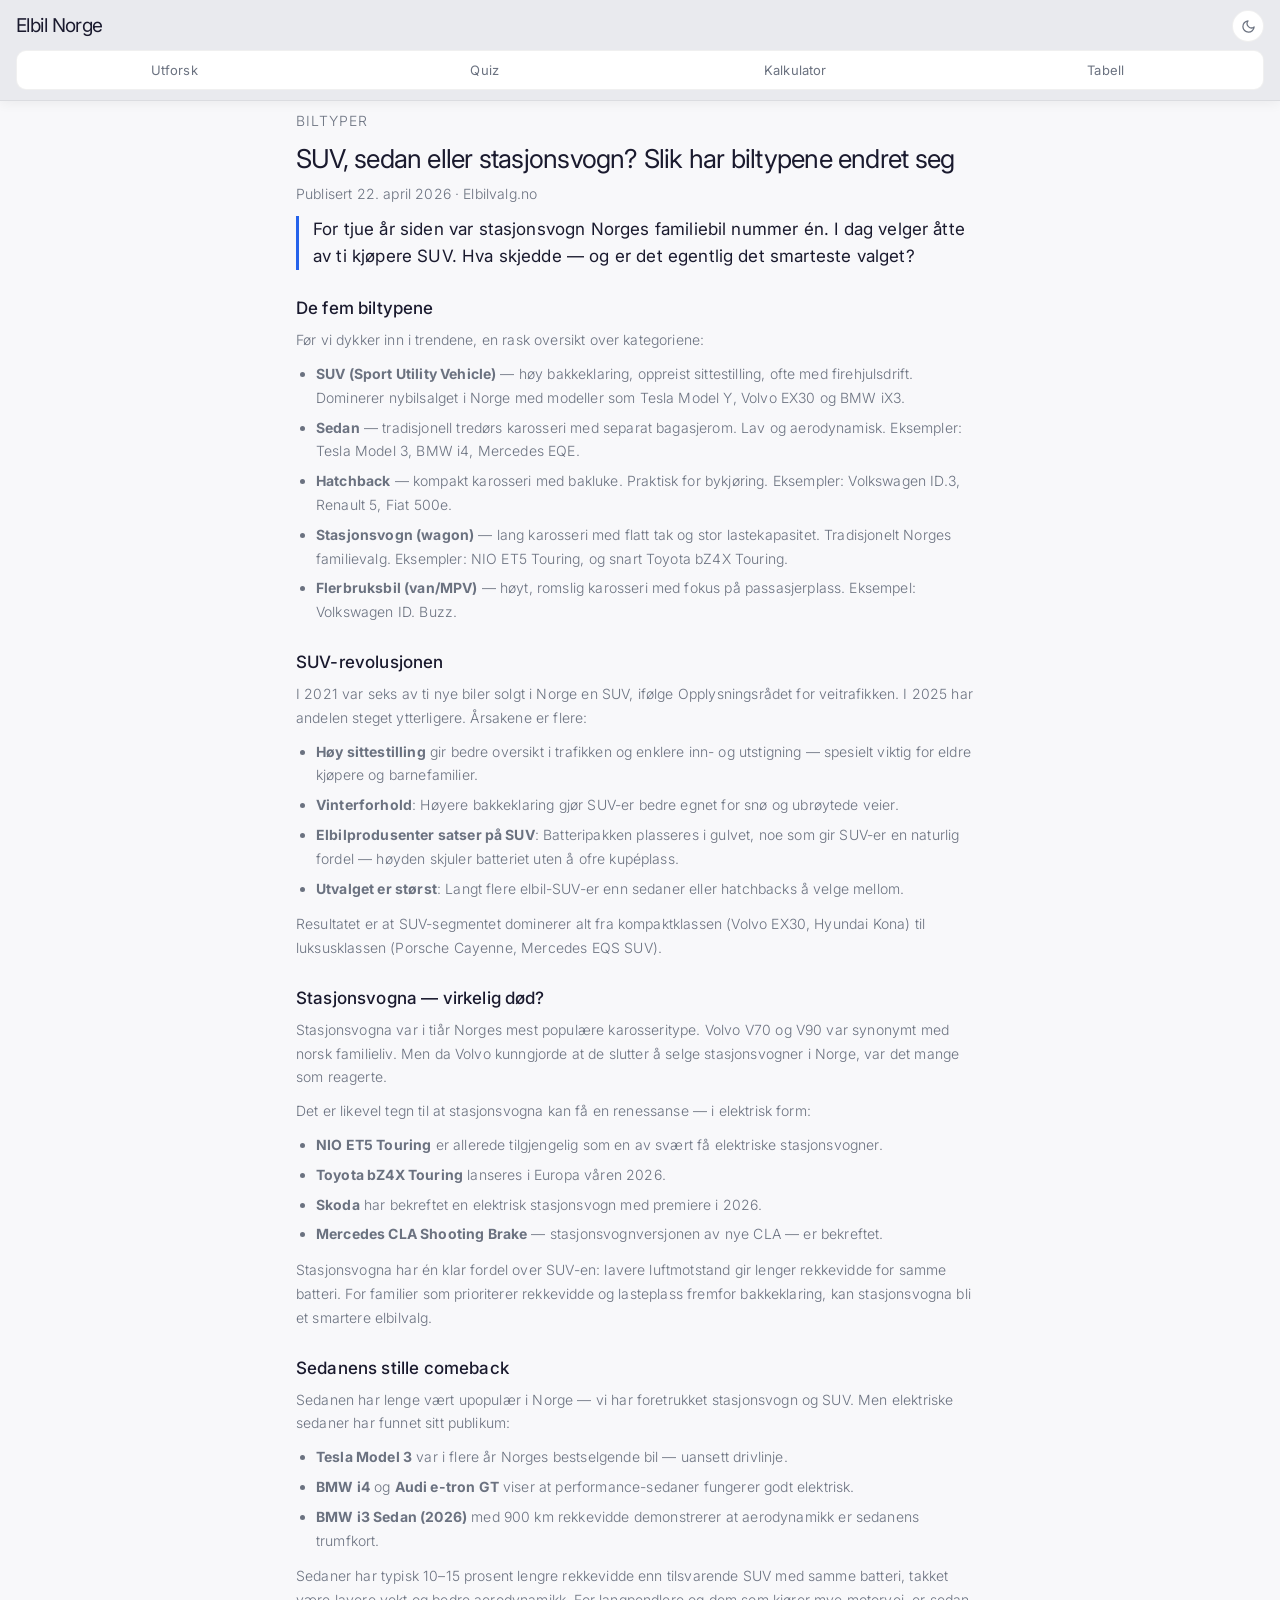
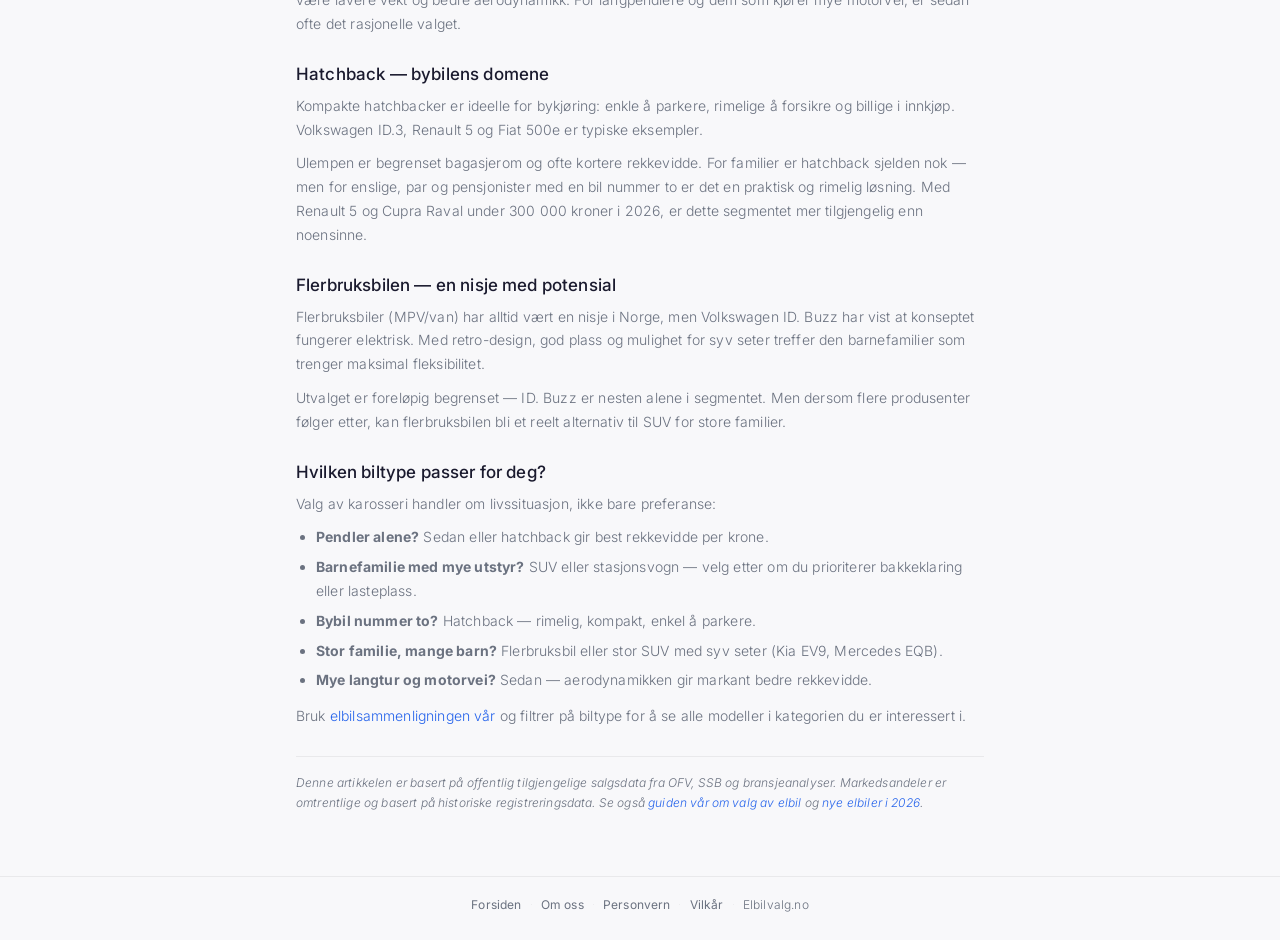
<file: biltyper-popularitet.html>
<!DOCTYPE html>
<html lang="no">
<head>
    <meta charset="UTF-8">
    <meta name="viewport" content="width=device-width, initial-scale=1.0, viewport-fit=cover">
    <meta name="theme-color" content="#f8f8fa">
    <script>
        (function() {
            var t = localStorage.getItem('theme');
            if (!t && window.matchMedia && window.matchMedia('(prefers-color-scheme: dark)').matches) t = 'dark';
            if (t === 'dark') {
                document.documentElement.setAttribute('data-theme', 'dark');
                var m = document.querySelector('meta[name="theme-color"]');
                if (m) m.content = '#16161e';
            }
        })();
    </script>
    <title>SUV, sedan eller stasjonsvogn? Slik har biltypene endret seg | Elbilvalg.no</title>
    <meta name="description" content="SUV-en dominerer, stasjonsvogna forsvinner og sedanen kjemper om plassen. Hvordan har populariteten til ulike biltyper endret seg i Norge — og hva betyr elbilskiftet?">
    <link rel="canonical" href="https://elbilvalg.no/biltyper-popularitet.html">
    <meta property="og:title" content="SUV, sedan eller stasjonsvogn? Slik har biltypene endret seg | Elbilvalg.no">
    <meta property="og:description" content="8 av 10 velger nå SUV. Men er stasjonsvogna virkelig død? En gjennomgang av biltyper og trender i Norge.">
    <meta property="og:type" content="article">
    <meta property="og:locale" content="nb_NO">
    <link rel="preconnect" href="https://fonts.googleapis.com">
    <link rel="preconnect" href="https://fonts.gstatic.com" crossorigin>
    <link href="https://fonts.googleapis.com/css2?family=Inter:wght@300;400;500;600;700&display=swap" rel="stylesheet">
    <link rel="stylesheet" href="styles.css?v=20260422">
    <meta name="google-adsense-account" content="ca-pub-4678480487049419">
    <script async src="https://pagead2.googlesyndication.com/pagead/js/adsbygoogle.js?client=ca-pub-4678480487049419" crossorigin="anonymous"></script>
    <script async src="https://www.googletagmanager.com/gtag/js?id=G-3TDS5SGX53"></script>
    <script>
        window.dataLayer = window.dataLayer || [];
        function gtag(){dataLayer.push(arguments);}
        var _cc = localStorage.getItem('cookie-consent');
        if (_cc === 'accepted') {
            gtag('consent', 'default', { analytics_storage: 'granted', ad_storage: 'granted', ad_personalization: 'granted', ad_user_data: 'granted' });
        } else {
            gtag('consent', 'default', { analytics_storage: 'denied', ad_storage: 'denied', ad_personalization: 'denied', ad_user_data: 'denied' });
        }
        gtag('js', new Date());
        gtag('config', 'G-3TDS5SGX53');
    </script>
    <script type="application/ld+json">
    {
        "@context": "https://schema.org",
        "@type": "Article",
        "headline": "SUV, sedan eller stasjonsvogn? Slik har biltypene endret seg",
        "description": "Hvordan har populariteten til ulike biltyper endret seg i Norge, og hva betyr elbilskiftet for valget mellom SUV, sedan og stasjonsvogn?",
        "author": { "@type": "Organization", "name": "Elbilvalg.no" },
        "publisher": { "@type": "Organization", "name": "Elbilvalg.no", "url": "https://elbilvalg.no/" },
        "datePublished": "2026-04-22",
        "dateModified": "2026-04-22",
        "url": "https://elbilvalg.no/biltyper-popularitet.html",
        "inLanguage": "nb-NO"
    }
    </script>
</head>
<body>
    <div class="sticky-top">
        <header class="app-header">
            <a href="/" class="brand" aria-label="Elbil Norge – forside">Elbil Norge</a>
            <button class="theme-toggle" onclick="toggleTheme()" aria-label="Bytt tema">
                <svg class="icon-moon" viewBox="0 0 24 24" fill="none" stroke="currentColor" stroke-width="2" stroke-linecap="round" stroke-linejoin="round"><path d="M21 12.79A9 9 0 1 1 11.21 3 7 7 0 0 0 21 12.79z"/></svg>
                <svg class="icon-sun" viewBox="0 0 24 24" fill="none" stroke="currentColor" stroke-width="2" stroke-linecap="round" stroke-linejoin="round"><circle cx="12" cy="12" r="4"/><path d="M12 2v2M12 20v2M4.93 4.93l1.41 1.41M17.66 17.66l1.41 1.41M2 12h2M20 12h2M4.93 19.07l1.41-1.41M17.66 6.34l1.41-1.41"/></svg>
            </button>
        </header>
        <nav class="tab-bar">
            <a href="/" class="tab tab-link">Utforsk</a>
            <a href="/finn-din-elbil.html" class="tab tab-link">Quiz</a>
            <a href="/kalkulator.html" class="tab tab-link">Kalkulator</a>
            <a href="/tabell.html" class="tab tab-link">Tabell</a>
        </nav>
    </div>
    <script>
    function toggleTheme(){var d=document.documentElement,t=d.getAttribute('data-theme')==='dark'?'light':'dark';d.setAttribute('data-theme',t);localStorage.setItem('theme',t);var m=document.querySelector('meta[name="theme-color"]');if(m)m.content=t==='dark'?'#16161e':'#f8f8fa';}
    </script>

    <div class="static-page">
        <article class="static-content">
            <p class="article-category">Biltyper</p>
            <h1>SUV, sedan eller stasjonsvogn? Slik har biltypene endret seg</h1>
            <p class="static-updated">Publisert 22. april 2026 · Elbilvalg.no</p>

            <p class="article-lead">For tjue år siden var stasjonsvogn Norges familiebil nummer én. I dag velger åtte av ti kjøpere SUV. Hva skjedde — og er det egentlig det smarteste valget?</p>

            <section>
                <h2>De fem biltypene</h2>
                <p>Før vi dykker inn i trendene, en rask oversikt over kategoriene:</p>
                <ul>
                    <li><strong>SUV (Sport Utility Vehicle)</strong> — høy bakkeklaring, oppreist sittestilling, ofte med firehjulsdrift. Dominerer nybilsalget i Norge med modeller som Tesla Model Y, Volvo EX30 og BMW iX3.</li>
                    <li><strong>Sedan</strong> — tradisjonell tredørs karosseri med separat bagasjerom. Lav og aerodynamisk. Eksempler: Tesla Model 3, BMW i4, Mercedes EQE.</li>
                    <li><strong>Hatchback</strong> — kompakt karosseri med bakluke. Praktisk for bykjøring. Eksempler: Volkswagen ID.3, Renault 5, Fiat 500e.</li>
                    <li><strong>Stasjonsvogn (wagon)</strong> — lang karosseri med flatt tak og stor lastekapasitet. Tradisjonelt Norges familievalg. Eksempler: NIO ET5 Touring, og snart Toyota bZ4X Touring.</li>
                    <li><strong>Flerbruksbil (van/MPV)</strong> — høyt, romslig karosseri med fokus på passasjerplass. Eksempel: Volkswagen ID. Buzz.</li>
                </ul>
            </section>

            <section>
                <h2>SUV-revolusjonen</h2>
                <p>I 2021 var seks av ti nye biler solgt i Norge en SUV, ifølge Opplysningsrådet for veitrafikken. I 2025 har andelen steget ytterligere. Årsakene er flere:</p>
                <ul>
                    <li><strong>Høy sittestilling</strong> gir bedre oversikt i trafikken og enklere inn- og utstigning — spesielt viktig for eldre kjøpere og barnefamilier.</li>
                    <li><strong>Vinterforhold</strong>: Høyere bakkeklaring gjør SUV-er bedre egnet for snø og ubrøytede veier.</li>
                    <li><strong>Elbilprodusenter satser på SUV</strong>: Batteripakken plasseres i gulvet, noe som gir SUV-er en naturlig fordel — høyden skjuler batteriet uten å ofre kupéplass.</li>
                    <li><strong>Utvalget er størst</strong>: Langt flere elbil-SUV-er enn sedaner eller hatchbacks å velge mellom.</li>
                </ul>
                <p>Resultatet er at SUV-segmentet dominerer alt fra kompaktklassen (Volvo EX30, Hyundai Kona) til luksusklassen (Porsche Cayenne, Mercedes EQS SUV).</p>
            </section>

            <section>
                <h2>Stasjonsvogna — virkelig død?</h2>
                <p>Stasjonsvogna var i tiår Norges mest populære karosseritype. Volvo V70 og V90 var synonymt med norsk familieliv. Men da Volvo kunngjorde at de slutter å selge stasjonsvogner i Norge, var det mange som reagerte.</p>
                <p>Det er likevel tegn til at stasjonsvogna kan få en renessanse — i elektrisk form:</p>
                <ul>
                    <li><strong>NIO ET5 Touring</strong> er allerede tilgjengelig som en av svært få elektriske stasjonsvogner.</li>
                    <li><strong>Toyota bZ4X Touring</strong> lanseres i Europa våren 2026.</li>
                    <li><strong>Skoda</strong> har bekreftet en elektrisk stasjonsvogn med premiere i 2026.</li>
                    <li><strong>Mercedes CLA Shooting Brake</strong> — stasjonsvognversjonen av nye CLA — er bekreftet.</li>
                </ul>
                <p>Stasjonsvogna har én klar fordel over SUV-en: lavere luftmotstand gir lenger rekkevidde for samme batteri. For familier som prioriterer rekkevidde og lasteplass fremfor bakkeklaring, kan stasjonsvogna bli et smartere elbilvalg.</p>
            </section>

            <section>
                <h2>Sedanens stille comeback</h2>
                <p>Sedanen har lenge vært upopulær i Norge — vi har foretrukket stasjonsvogn og SUV. Men elektriske sedaner har funnet sitt publikum:</p>
                <ul>
                    <li><strong>Tesla Model 3</strong> var i flere år Norges bestselgende bil — uansett drivlinje.</li>
                    <li><strong>BMW i4</strong> og <strong>Audi e-tron GT</strong> viser at performance-sedaner fungerer godt elektrisk.</li>
                    <li><strong>BMW i3 Sedan (2026)</strong> med 900 km rekkevidde demonstrerer at aerodynamikk er sedanens trumfkort.</li>
                </ul>
                <p>Sedaner har typisk 10–15 prosent lengre rekkevidde enn tilsvarende SUV med samme batteri, takket være lavere vekt og bedre aerodynamikk. For langpendlere og dem som kjører mye motorvei, er sedan ofte det rasjonelle valget.</p>
            </section>

            <section>
                <h2>Hatchback — bybilens domene</h2>
                <p>Kompakte hatchbacker er ideelle for bykjøring: enkle å parkere, rimelige å forsikre og billige i innkjøp. Volkswagen ID.3, Renault 5 og Fiat 500e er typiske eksempler.</p>
                <p>Ulempen er begrenset bagasjerom og ofte kortere rekkevidde. For familier er hatchback sjelden nok — men for enslige, par og pensjonister med en bil nummer to er det en praktisk og rimelig løsning. Med Renault 5 og Cupra Raval under 300 000 kroner i 2026, er dette segmentet mer tilgjengelig enn noensinne.</p>
            </section>

            <section>
                <h2>Flerbruksbilen — en nisje med potensial</h2>
                <p>Flerbruksbiler (MPV/van) har alltid vært en nisje i Norge, men Volkswagen ID. Buzz har vist at konseptet fungerer elektrisk. Med retro-design, god plass og mulighet for syv seter treffer den barnefamilier som trenger maksimal fleksibilitet.</p>
                <p>Utvalget er foreløpig begrenset — ID. Buzz er nesten alene i segmentet. Men dersom flere produsenter følger etter, kan flerbruksbilen bli et reelt alternativ til SUV for store familier.</p>
            </section>

            <section>
                <h2>Hvilken biltype passer for deg?</h2>
                <p>Valg av karosseri handler om livssituasjon, ikke bare preferanse:</p>
                <ul>
                    <li><strong>Pendler alene?</strong> Sedan eller hatchback gir best rekkevidde per krone.</li>
                    <li><strong>Barnefamilie med mye utstyr?</strong> SUV eller stasjonsvogn — velg etter om du prioriterer bakkeklaring eller lasteplass.</li>
                    <li><strong>Bybil nummer to?</strong> Hatchback — rimelig, kompakt, enkel å parkere.</li>
                    <li><strong>Stor familie, mange barn?</strong> Flerbruksbil eller stor SUV med syv seter (Kia EV9, Mercedes EQB).</li>
                    <li><strong>Mye langtur og motorvei?</strong> Sedan — aerodynamikken gir markant bedre rekkevidde.</li>
                </ul>
                <p>Bruk <a href="/">elbilsammenligningen vår</a> og filtrer på biltype for å se alle modeller i kategorien du er interessert i.</p>
            </section>

            <p class="article-disclosure"><em>Denne artikkelen er basert på offentlig tilgjengelige salgsdata fra OFV, SSB og bransjeanalyser. Markedsandeler er omtrentlige og basert på historiske registreringsdata. Se også <a href="/tips-velge-elbil.html">guiden vår om valg av elbil</a> og <a href="/nye-elbiler-2026.html">nye elbiler i 2026</a>.</em></p>
        </article>
    </div>

    <footer class="site-footer">
        <nav class="site-footer-nav">
            <a href="/">Forsiden</a>
            <span class="site-footer-sep">·</span>
            <a href="/om-oss.html">Om oss</a>
            <span class="site-footer-sep">·</span>
            <a href="/personvern.html">Personvern</a>
            <span class="site-footer-sep">·</span>
            <a href="/vilkaar.html">Vilkår</a>
            <span class="site-footer-sep">·</span>
            <span class="site-footer-copy">Elbilvalg.no</span>
        </nav>
    </footer>
</body>
</html>
</file>
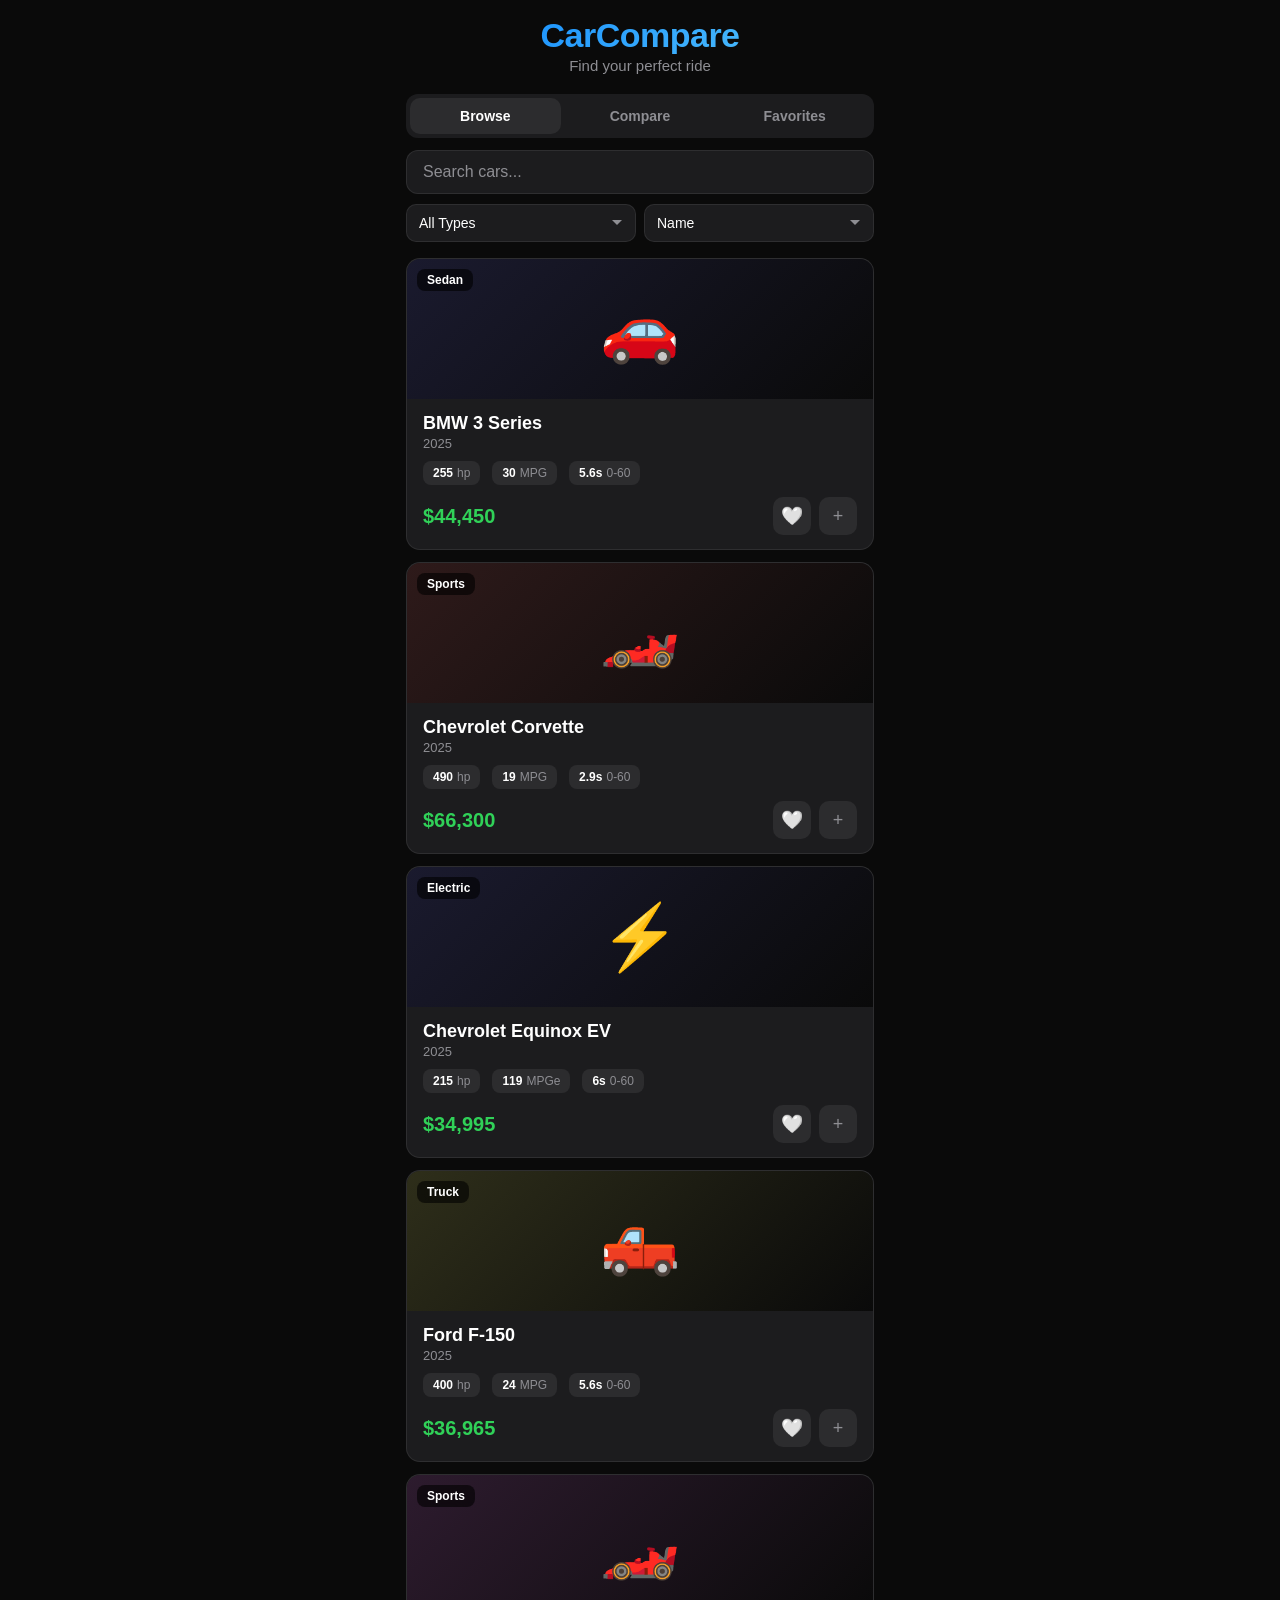
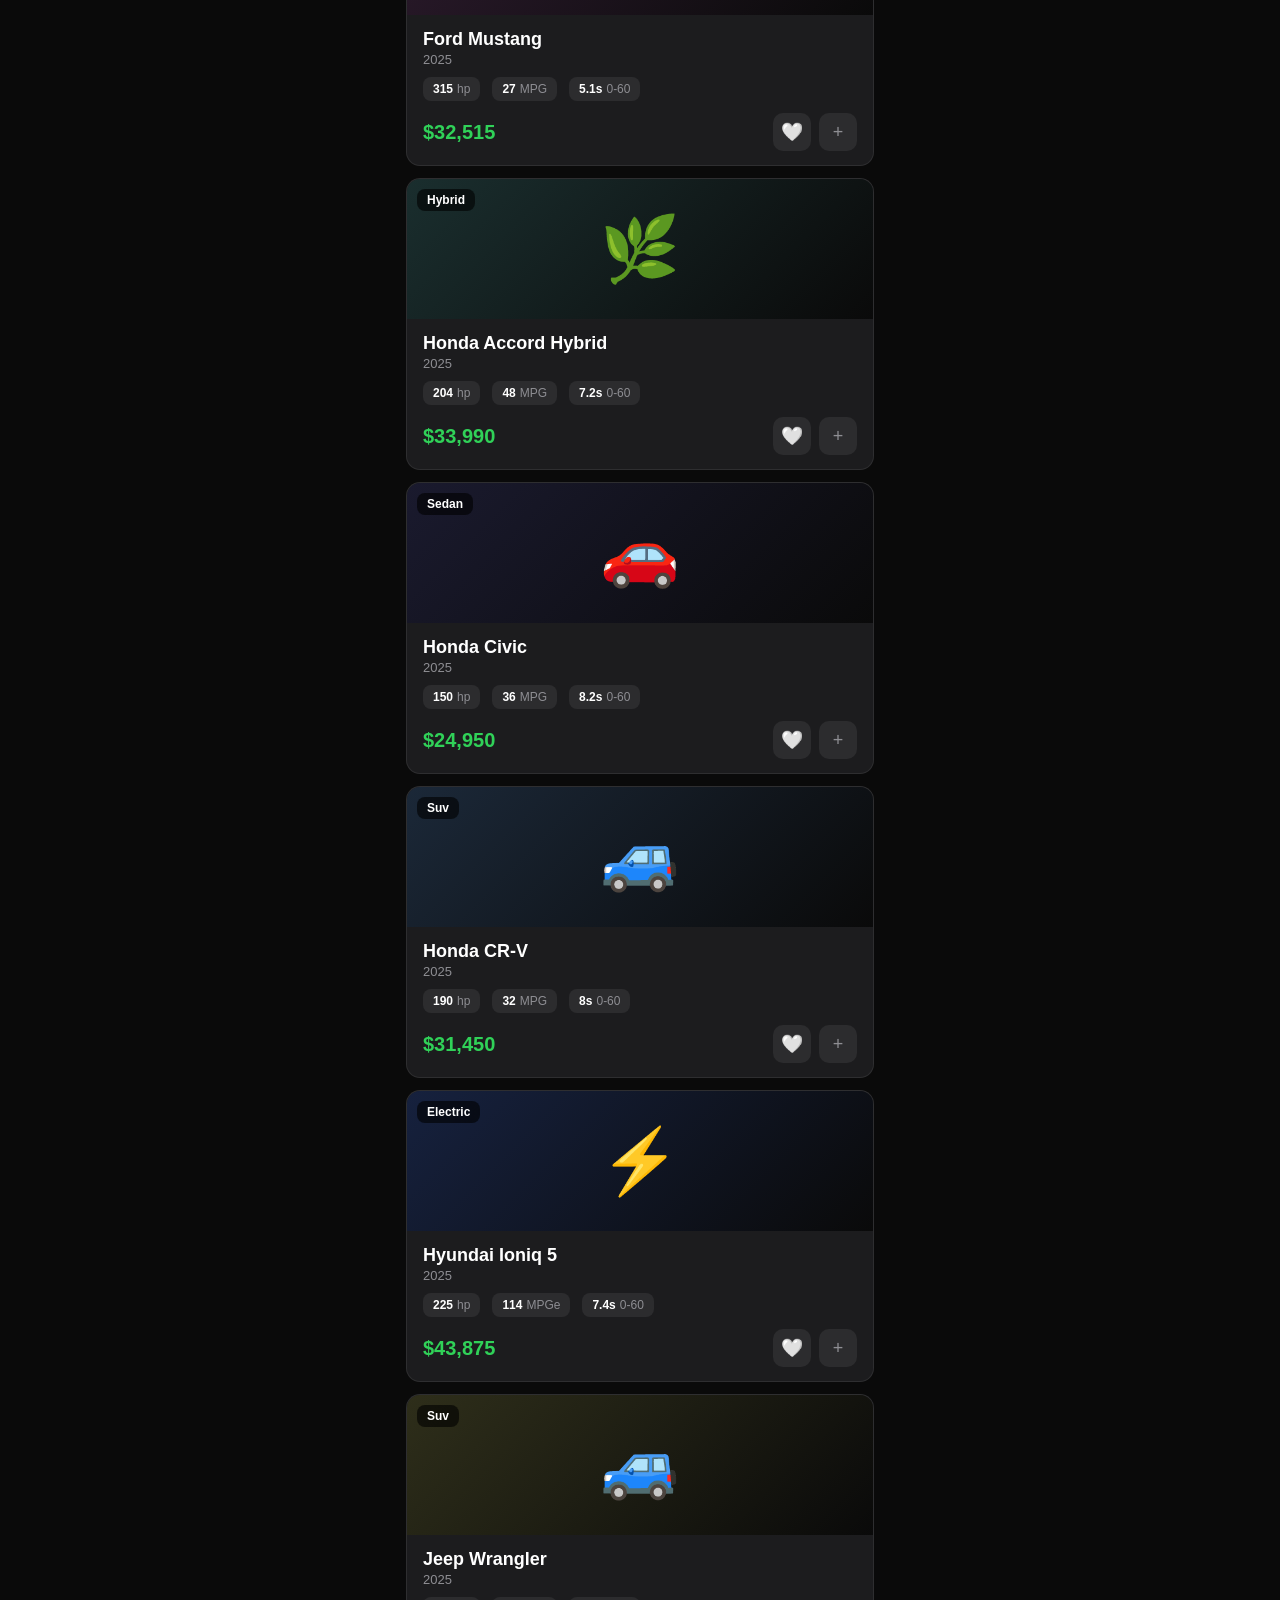
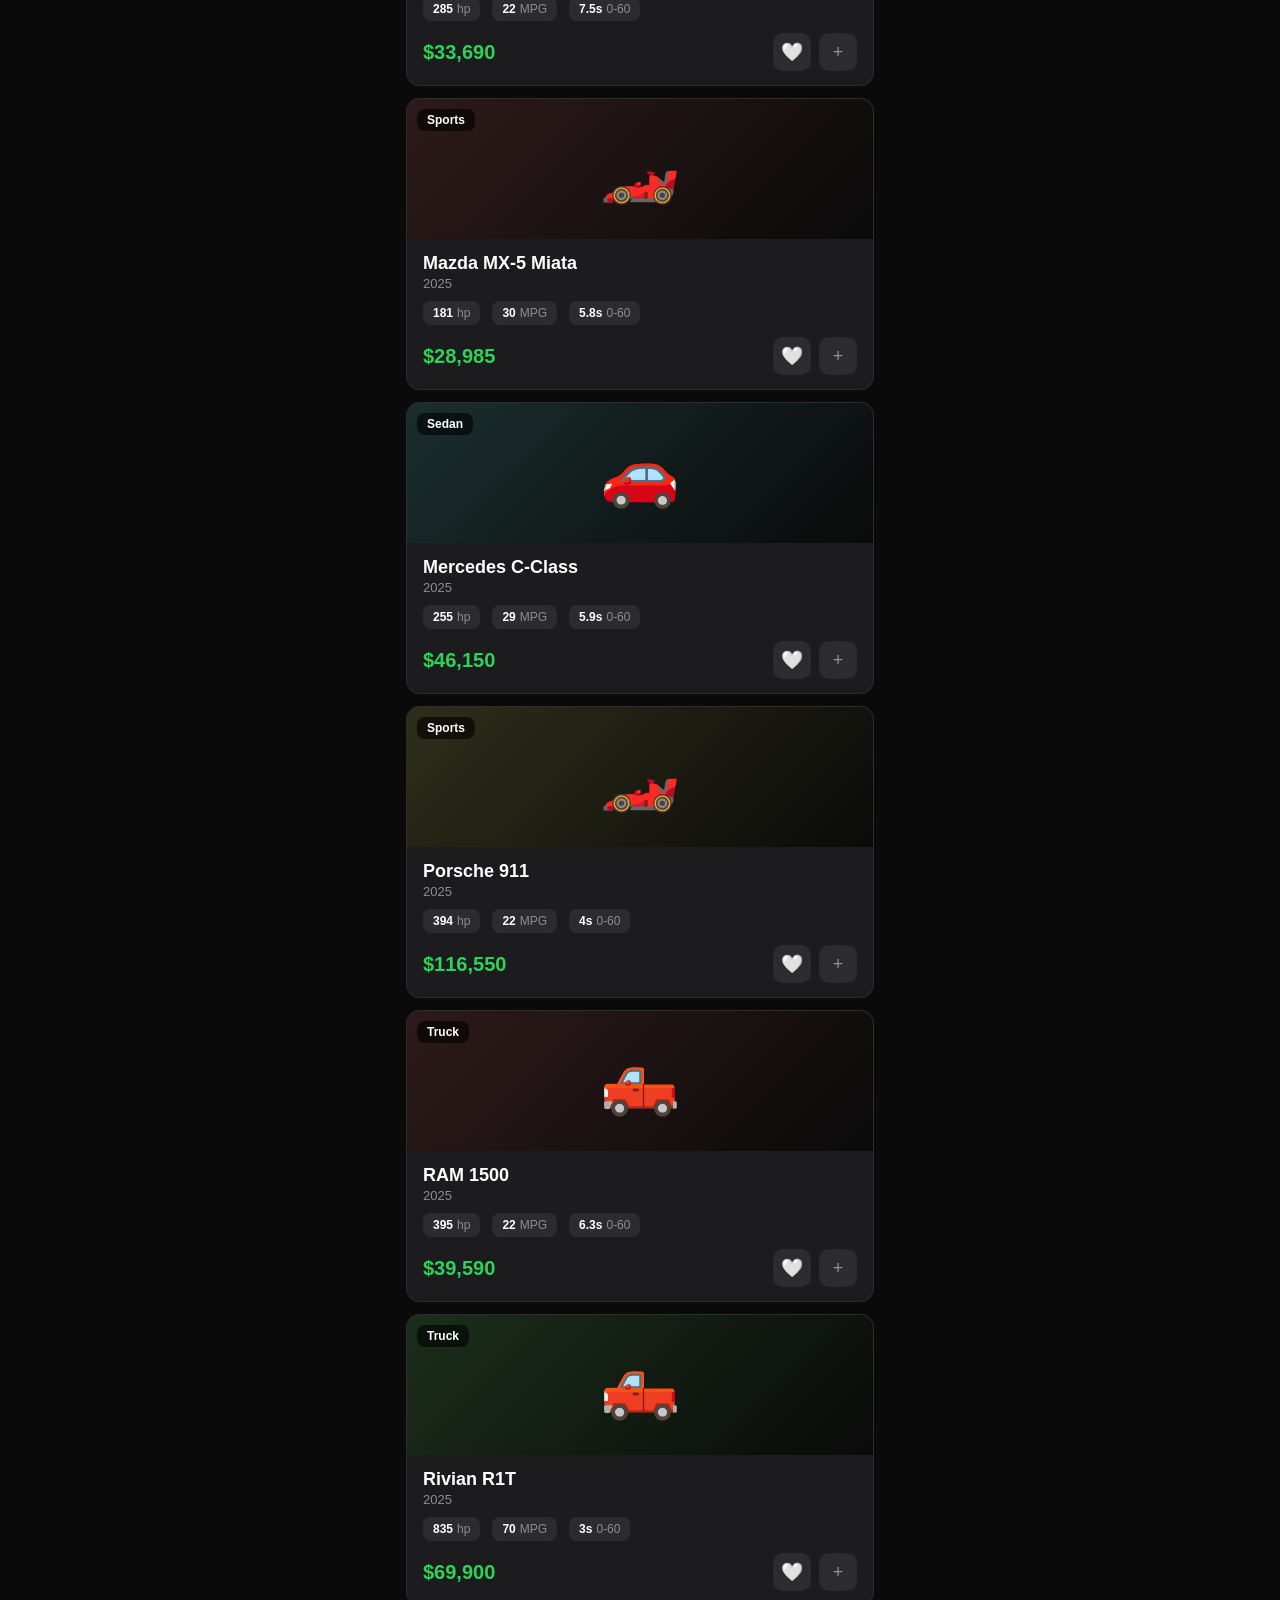
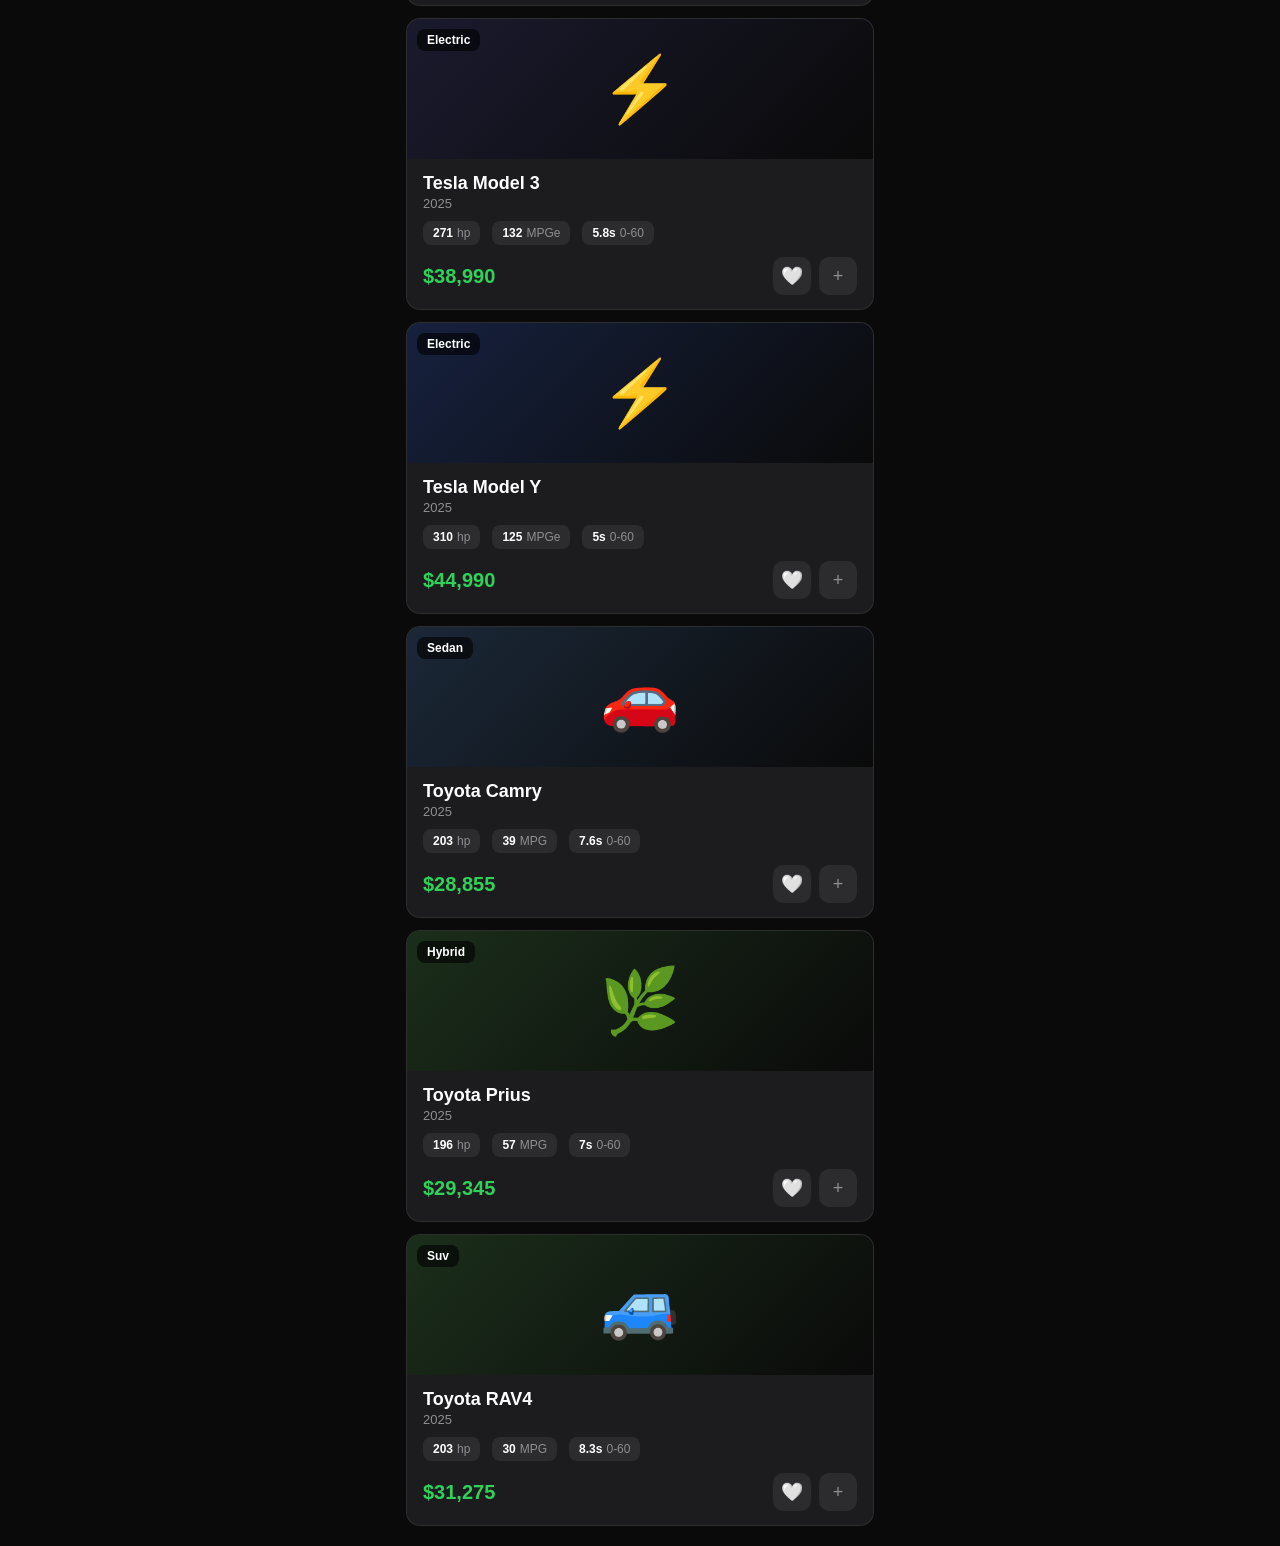
<file: carcompare.html>
<!DOCTYPE html>
<html lang="en">
<head>
    <meta charset="UTF-8">
    <meta name="viewport" content="width=device-width, initial-scale=1.0, viewport-fit=cover, user-scalable=no">
    <meta name="apple-mobile-web-app-capable" content="yes">
    <meta name="apple-mobile-web-app-status-bar-style" content="black-translucent">
    <meta name="apple-mobile-web-app-title" content="CarCompare">
    <meta name="theme-color" content="#0a0a0a">
    <title>CarCompare</title>
    <meta name="google-adsense-account" content="ca-pub-4678480487049419">
    <script async src="https://pagead2.googlesyndication.com/pagead/js/adsbygoogle.js?client=ca-pub-4678480487049419" crossorigin="anonymous"></script>
    <link rel="apple-touch-icon" href="data:image/svg+xml,<svg xmlns='http://www.w3.org/2000/svg' viewBox='0 0 100 100'><rect fill='%230a0a0a' width='100' height='100' rx='20'/><text y='68' x='50' text-anchor='middle' font-size='50'>🚗</text></svg>">
    <style>
/* ========== Reset & Base ========== */
* {
    margin: 0;
    padding: 0;
    box-sizing: border-box;
    -webkit-tap-highlight-color: transparent;
}

:root {
    --bg: #0a0a0a;
    --surface: #1c1c1e;
    --surface2: #2c2c2e;
    --surface3: #3a3a3c;
    --text: #ffffff;
    --text2: #8e8e93;
    --accent: #0a84ff;
    --accent2: #30d158;
    --danger: #ff453a;
    --favorite: #ff375f;
    --border: rgba(255,255,255,0.08);
    --radius: 14px;
    --safe-top: env(safe-area-inset-top, 0px);
    --safe-bottom: env(safe-area-inset-bottom, 0px);
}

body {
    font-family: -apple-system, BlinkMacSystemFont, 'SF Pro Display', 'Helvetica Neue', sans-serif;
    background: var(--bg);
    color: var(--text);
    min-height: 100vh;
    min-height: 100dvh;
    overflow-x: hidden;
    -webkit-font-smoothing: antialiased;
}

#app {
    max-width: 500px;
    margin: 0 auto;
    padding-bottom: calc(20px + var(--safe-bottom));
}

/* ========== Status Bar & Header ========== */
.status-bar-spacer {
    height: var(--safe-top);
}

.app-header {
    padding: 16px 20px 8px;
    text-align: center;
}

.app-header h1 {
    font-size: 34px;
    font-weight: 800;
    letter-spacing: -0.5px;
    background: linear-gradient(135deg, #0a84ff, #5ac8fa);
    -webkit-background-clip: text;
    -webkit-text-fill-color: transparent;
    background-clip: text;
}

.subtitle {
    color: var(--text2);
    font-size: 15px;
    margin-top: 2px;
}

/* ========== Tab Bar ========== */
.tab-bar {
    display: flex;
    gap: 4px;
    padding: 4px;
    margin: 12px 16px;
    background: var(--surface);
    border-radius: 12px;
}

.tab {
    flex: 1;
    padding: 10px 8px;
    border: none;
    background: transparent;
    color: var(--text2);
    font-size: 14px;
    font-weight: 600;
    border-radius: 10px;
    cursor: pointer;
    transition: all 0.2s;
    position: relative;
    font-family: inherit;
}

.tab.active {
    background: var(--surface2);
    color: var(--text);
}

.badge {
    display: inline-flex;
    align-items: center;
    justify-content: center;
    background: var(--accent);
    color: white;
    font-size: 11px;
    font-weight: 700;
    min-width: 18px;
    height: 18px;
    border-radius: 9px;
    padding: 0 5px;
    margin-left: 4px;
}

/* ========== Tab Content ========== */
.tab-content {
    display: none;
    padding: 0 16px;
    animation: fadeIn 0.2s ease;
}

.tab-content.active {
    display: block;
}

@keyframes fadeIn {
    from { opacity: 0; transform: translateY(8px); }
    to { opacity: 1; transform: translateY(0); }
}

/* ========== Search & Filter ========== */
.search-bar {
    margin-bottom: 10px;
}

.search-bar input {
    width: 100%;
    padding: 12px 16px;
    background: var(--surface);
    border: 1px solid var(--border);
    border-radius: 12px;
    color: var(--text);
    font-size: 16px;
    font-family: inherit;
    outline: none;
    transition: border-color 0.2s;
}

.search-bar input:focus {
    border-color: var(--accent);
}

.search-bar input::placeholder {
    color: var(--text2);
}

.filter-row {
    display: flex;
    gap: 8px;
    margin-bottom: 16px;
}

.filter-row select {
    flex: 1;
    padding: 10px 12px;
    background: var(--surface);
    border: 1px solid var(--border);
    border-radius: 10px;
    color: var(--text);
    font-size: 14px;
    font-family: inherit;
    outline: none;
    -webkit-appearance: none;
    appearance: none;
    background-image: url("data:image/svg+xml,%3Csvg xmlns='http://www.w3.org/2000/svg' width='12' height='12' fill='%238e8e93'%3E%3Cpath d='M6 8L1 3h10z'/%3E%3C/svg%3E");
    background-repeat: no-repeat;
    background-position: right 12px center;
    padding-right: 30px;
}

/* ========== Car List ========== */
.car-list {
    display: flex;
    flex-direction: column;
    gap: 12px;
}

.car-card {
    background: var(--surface);
    border-radius: var(--radius);
    overflow: hidden;
    cursor: pointer;
    transition: transform 0.15s, box-shadow 0.15s;
    border: 1px solid var(--border);
}

.car-card:active {
    transform: scale(0.98);
}

.car-card-image {
    height: 140px;
    display: flex;
    align-items: center;
    justify-content: center;
    font-size: 64px;
    position: relative;
}

.car-card-image .type-badge {
    position: absolute;
    top: 10px;
    left: 10px;
    background: rgba(0,0,0,0.6);
    backdrop-filter: blur(10px);
    -webkit-backdrop-filter: blur(10px);
    padding: 4px 10px;
    border-radius: 8px;
    font-size: 12px;
    font-weight: 600;
    color: var(--text);
    text-transform: capitalize;
}

.car-card-body {
    padding: 14px 16px;
}

.car-card-title {
    font-size: 18px;
    font-weight: 700;
    margin-bottom: 2px;
}

.car-card-year {
    font-size: 13px;
    color: var(--text2);
    margin-bottom: 10px;
}

.car-card-specs {
    display: flex;
    gap: 12px;
    margin-bottom: 12px;
}

.spec-pill {
    display: flex;
    align-items: center;
    gap: 4px;
    background: var(--surface2);
    padding: 5px 10px;
    border-radius: 8px;
    font-size: 12px;
    color: var(--text2);
    font-weight: 500;
}

.spec-pill .val {
    color: var(--text);
    font-weight: 600;
}

.car-card-footer {
    display: flex;
    align-items: center;
    justify-content: space-between;
}

.car-price {
    font-size: 20px;
    font-weight: 800;
    color: var(--accent2);
}

.car-actions {
    display: flex;
    gap: 8px;
}

.btn-icon {
    width: 38px;
    height: 38px;
    border: none;
    border-radius: 10px;
    background: var(--surface2);
    color: var(--text2);
    font-size: 18px;
    cursor: pointer;
    display: flex;
    align-items: center;
    justify-content: center;
    transition: all 0.15s;
}

.btn-icon:active {
    transform: scale(0.9);
}

.btn-icon.active-fav {
    background: rgba(255,55,95,0.15);
    color: var(--favorite);
}

.btn-icon.active-compare {
    background: rgba(10,132,255,0.15);
    color: var(--accent);
}

/* ========== Empty State ========== */
.empty-state {
    text-align: center;
    padding: 60px 20px;
}

.empty-icon {
    font-size: 56px;
    margin-bottom: 16px;
}

.empty-state p {
    font-size: 20px;
    font-weight: 700;
    margin-bottom: 6px;
}

.empty-hint {
    color: var(--text2);
    font-size: 14px;
}

/* ========== Compare View ========== */
.compare-header-row {
    display: flex;
    gap: 8px;
    margin-bottom: 16px;
    overflow-x: auto;
    padding-bottom: 4px;
    -webkit-overflow-scrolling: touch;
}

.compare-car-chip {
    flex: 0 0 auto;
    display: flex;
    align-items: center;
    gap: 8px;
    background: var(--surface);
    border: 1px solid var(--border);
    border-radius: 12px;
    padding: 10px 14px;
    min-width: 150px;
}

.compare-car-chip .chip-emoji {
    font-size: 28px;
}

.compare-car-chip .chip-info {
    flex: 1;
    min-width: 0;
}

.compare-car-chip .chip-name {
    font-size: 14px;
    font-weight: 700;
    white-space: nowrap;
    overflow: hidden;
    text-overflow: ellipsis;
}

.compare-car-chip .chip-price {
    font-size: 12px;
    color: var(--accent2);
    font-weight: 600;
}

.chip-remove {
    width: 24px;
    height: 24px;
    border: none;
    background: var(--surface2);
    color: var(--text2);
    border-radius: 12px;
    font-size: 14px;
    cursor: pointer;
    display: flex;
    align-items: center;
    justify-content: center;
    flex-shrink: 0;
}

.compare-table {
    display: flex;
    flex-direction: column;
    gap: 2px;
    border-radius: var(--radius);
    overflow: hidden;
}

.compare-row {
    display: flex;
    background: var(--surface);
}

.compare-row.header-row {
    background: var(--surface2);
}

.compare-cell {
    flex: 1;
    padding: 12px 14px;
    font-size: 14px;
    text-align: center;
    border-right: 1px solid var(--border);
}

.compare-cell:last-child {
    border-right: none;
}

.compare-cell.label-cell {
    flex: 0 0 100px;
    text-align: left;
    font-weight: 600;
    color: var(--text2);
    font-size: 12px;
    text-transform: uppercase;
    letter-spacing: 0.5px;
}

.compare-cell .best {
    color: var(--accent2);
    font-weight: 700;
}

/* ========== Modal ========== */
.modal {
    position: fixed;
    inset: 0;
    background: rgba(0,0,0,0.7);
    backdrop-filter: blur(8px);
    -webkit-backdrop-filter: blur(8px);
    z-index: 100;
    display: none;
    align-items: flex-end;
    justify-content: center;
}

.modal.open {
    display: flex;
}

.modal-content {
    background: var(--surface);
    width: 100%;
    max-width: 500px;
    max-height: 90vh;
    border-radius: 20px 20px 0 0;
    overflow-y: auto;
    animation: slideUp 0.3s ease;
    -webkit-overflow-scrolling: touch;
}

@keyframes slideUp {
    from { transform: translateY(100%); }
    to { transform: translateY(0); }
}

.modal-header {
    position: relative;
}

.modal-close {
    position: absolute;
    top: 12px;
    right: 12px;
    width: 32px;
    height: 32px;
    border: none;
    border-radius: 16px;
    background: rgba(0,0,0,0.5);
    color: white;
    font-size: 16px;
    cursor: pointer;
    z-index: 10;
    display: flex;
    align-items: center;
    justify-content: center;
}

.modal-car-image {
    height: 200px;
    display: flex;
    align-items: center;
    justify-content: center;
    font-size: 100px;
}

.modal-body {
    padding: 20px;
}

.modal-title {
    font-size: 26px;
    font-weight: 800;
    margin-bottom: 2px;
}

.modal-year {
    color: var(--text2);
    font-size: 14px;
    margin-bottom: 4px;
}

.modal-price {
    font-size: 24px;
    font-weight: 800;
    color: var(--accent2);
    margin-bottom: 20px;
}

.modal-section-title {
    font-size: 12px;
    font-weight: 700;
    color: var(--text2);
    text-transform: uppercase;
    letter-spacing: 1px;
    margin-bottom: 10px;
    margin-top: 20px;
}

.modal-specs-grid {
    display: grid;
    grid-template-columns: 1fr 1fr;
    gap: 8px;
}

.modal-spec {
    background: var(--surface2);
    border-radius: 12px;
    padding: 14px;
}

.modal-spec-label {
    font-size: 11px;
    color: var(--text2);
    text-transform: uppercase;
    letter-spacing: 0.5px;
    margin-bottom: 4px;
}

.modal-spec-value {
    font-size: 18px;
    font-weight: 700;
}

.modal-actions {
    display: flex;
    gap: 10px;
    margin-top: 24px;
    padding-bottom: calc(10px + var(--safe-bottom));
}

.modal-btn {
    flex: 1;
    padding: 14px;
    border: none;
    border-radius: 14px;
    font-size: 16px;
    font-weight: 700;
    cursor: pointer;
    display: flex;
    align-items: center;
    justify-content: center;
    gap: 8px;
    font-family: inherit;
    transition: transform 0.1s;
}

.modal-btn:active {
    transform: scale(0.97);
}

.modal-btn.btn-compare {
    background: var(--accent);
    color: white;
}

.modal-btn.btn-compare.added {
    background: var(--surface2);
    color: var(--accent);
}

.modal-btn.btn-fav {
    background: rgba(255,55,95,0.12);
    color: var(--favorite);
}

.modal-btn.btn-fav.favorited {
    background: var(--favorite);
    color: white;
}

/* ========== Scrollbar ========== */
::-webkit-scrollbar {
    width: 0;
    height: 0;
}

/* ========== No Results ========== */
.no-results {
    text-align: center;
    padding: 40px 20px;
    color: var(--text2);
    font-size: 15px;
}
    </style>
</head>
<body>
    <div id="app">
        <!-- Status bar spacer for iPhone notch -->
        <div class="status-bar-spacer"></div>

        <!-- Header -->
        <header class="app-header">
            <h1>CarCompare</h1>
            <p class="subtitle">Find your perfect ride</p>
        </header>

        <!-- Tab Bar -->
        <nav class="tab-bar">
            <button class="tab active" data-tab="browse">Browse</button>
            <button class="tab" data-tab="compare">Compare <span class="badge" id="compare-count" style="display:none">0</span></button>
            <button class="tab" data-tab="favorites">Favorites</button>
        </nav>

        <!-- Browse Tab -->
        <section id="browse-tab" class="tab-content active">
            <!-- Search & Filter -->
            <div class="search-bar">
                <input type="text" id="search-input" placeholder="Search cars..." autocomplete="off">
            </div>
            <div class="filter-row">
                <select id="filter-type">
                    <option value="all">All Types</option>
                    <option value="sedan">Sedan</option>
                    <option value="suv">SUV</option>
                    <option value="truck">Truck</option>
                    <option value="sports">Sports</option>
                    <option value="electric">Electric</option>
                    <option value="hybrid">Hybrid</option>
                </select>
                <select id="filter-sort">
                    <option value="name">Name</option>
                    <option value="price-low">Price: Low–High</option>
                    <option value="price-high">Price: High–Low</option>
                    <option value="mpg">Best MPG</option>
                    <option value="hp">Most Power</option>
                </select>
            </div>
            <div id="car-list" class="car-list"></div>
        </section>

        <!-- Compare Tab -->
        <section id="compare-tab" class="tab-content">
            <div id="compare-empty" class="empty-state">
                <div class="empty-icon">⚖️</div>
                <p>Add cars to compare</p>
                <span class="empty-hint">Tap the + button on any car in Browse</span>
            </div>
            <div id="compare-view" style="display:none">
                <div class="compare-header-row" id="compare-header-row"></div>
                <div class="compare-table" id="compare-table"></div>
            </div>
        </section>

        <!-- Favorites Tab -->
        <section id="favorites-tab" class="tab-content">
            <div id="favorites-empty" class="empty-state">
                <div class="empty-icon">❤️</div>
                <p>No favorites yet</p>
                <span class="empty-hint">Tap the heart on any car to save it</span>
            </div>
            <div id="favorites-list" class="car-list"></div>
        </section>

        <!-- Car Detail Modal -->
        <div id="car-modal" class="modal">
            <div class="modal-content">
                <div class="modal-header">
                    <button class="modal-close" id="modal-close">✕</button>
                    <div class="modal-car-image" id="modal-image"></div>
                </div>
                <div class="modal-body" id="modal-body"></div>
            </div>
        </div>
    </div>

    <script>
// ========== Car Database ==========
const CARS = [
    {
        id: 1, make: "Tesla", model: "Model 3", year: 2025, price: 38990,
        type: "electric", hp: 271, mpg: 132, zeroToSixty: 5.8, seats: 5,
        drivetrain: "RWD", engine: "Electric Motor", range: "272 mi",
        emoji: "⚡", color: "#1a1a2e"
    },
    {
        id: 2, make: "Tesla", model: "Model Y", year: 2025, price: 44990,
        type: "electric", hp: 310, mpg: 125, zeroToSixty: 5.0, seats: 5,
        drivetrain: "AWD", engine: "Dual Motor", range: "310 mi",
        emoji: "⚡", color: "#16213e"
    },
    {
        id: 3, make: "Toyota", model: "Camry", year: 2025, price: 28855,
        type: "sedan", hp: 203, mpg: 39, zeroToSixty: 7.6, seats: 5,
        drivetrain: "FWD", engine: "2.5L 4-Cyl", range: "N/A",
        emoji: "🚗", color: "#1b2838"
    },
    {
        id: 4, make: "Honda", model: "Civic", year: 2025, price: 24950,
        type: "sedan", hp: 150, mpg: 36, zeroToSixty: 8.2, seats: 5,
        drivetrain: "FWD", engine: "2.0L 4-Cyl", range: "N/A",
        emoji: "🚗", color: "#1a1a2e"
    },
    {
        id: 5, make: "Ford", model: "Mustang", year: 2025, price: 32515,
        type: "sports", hp: 315, mpg: 27, zeroToSixty: 5.1, seats: 4,
        drivetrain: "RWD", engine: "2.3L Turbo 4-Cyl", range: "N/A",
        emoji: "🏎️", color: "#2d1b2e"
    },
    {
        id: 6, make: "Chevrolet", model: "Corvette", year: 2025, price: 66300,
        type: "sports", hp: 490, mpg: 19, zeroToSixty: 2.9, seats: 2,
        drivetrain: "RWD", engine: "6.2L V8", range: "N/A",
        emoji: "🏎️", color: "#2e1a1a"
    },
    {
        id: 7, make: "Toyota", model: "RAV4", year: 2025, price: 31275,
        type: "suv", hp: 203, mpg: 30, zeroToSixty: 8.3, seats: 5,
        drivetrain: "AWD", engine: "2.5L 4-Cyl", range: "N/A",
        emoji: "🚙", color: "#1b2e1b"
    },
    {
        id: 8, make: "Honda", model: "CR-V", year: 2025, price: 31450,
        type: "suv", hp: 190, mpg: 32, zeroToSixty: 8.0, seats: 5,
        drivetrain: "AWD", engine: "1.5L Turbo 4-Cyl", range: "N/A",
        emoji: "🚙", color: "#1b2838"
    },
    {
        id: 9, make: "Ford", model: "F-150", year: 2025, price: 36965,
        type: "truck", hp: 400, mpg: 24, zeroToSixty: 5.6, seats: 6,
        drivetrain: "4WD", engine: "3.5L V6 Turbo", range: "N/A",
        emoji: "🛻", color: "#2e2e1a"
    },
    {
        id: 10, make: "RAM", model: "1500", year: 2025, price: 39590,
        type: "truck", hp: 395, mpg: 22, zeroToSixty: 6.3, seats: 6,
        drivetrain: "4WD", engine: "5.7L V8 HEMI", range: "N/A",
        emoji: "🛻", color: "#2e1a1a"
    },
    {
        id: 11, make: "BMW", model: "3 Series", year: 2025, price: 44450,
        type: "sedan", hp: 255, mpg: 30, zeroToSixty: 5.6, seats: 5,
        drivetrain: "RWD", engine: "2.0L Turbo 4-Cyl", range: "N/A",
        emoji: "🚗", color: "#1a1a2e"
    },
    {
        id: 12, make: "Mercedes", model: "C-Class", year: 2025, price: 46150,
        type: "sedan", hp: 255, mpg: 29, zeroToSixty: 5.9, seats: 5,
        drivetrain: "RWD", engine: "2.0L Turbo 4-Cyl", range: "N/A",
        emoji: "🚗", color: "#1a2e2e"
    },
    {
        id: 13, make: "Porsche", model: "911", year: 2025, price: 116550,
        type: "sports", hp: 394, mpg: 22, zeroToSixty: 4.0, seats: 4,
        drivetrain: "RWD", engine: "3.0L Twin-Turbo H6", range: "N/A",
        emoji: "🏎️", color: "#2e2e1a"
    },
    {
        id: 14, make: "Toyota", model: "Prius", year: 2025, price: 29345,
        type: "hybrid", hp: 196, mpg: 57, zeroToSixty: 7.0, seats: 5,
        drivetrain: "FWD", engine: "2.0L Hybrid", range: "N/A",
        emoji: "🌿", color: "#1b2e1b"
    },
    {
        id: 15, make: "Hyundai", model: "Ioniq 5", year: 2025, price: 43875,
        type: "electric", hp: 225, mpg: 114, zeroToSixty: 7.4, seats: 5,
        drivetrain: "RWD", engine: "Electric Motor", range: "303 mi",
        emoji: "⚡", color: "#16213e"
    },
    {
        id: 16, make: "Jeep", model: "Wrangler", year: 2025, price: 33690,
        type: "suv", hp: 285, mpg: 22, zeroToSixty: 7.5, seats: 5,
        drivetrain: "4WD", engine: "3.6L V6", range: "N/A",
        emoji: "🚙", color: "#2e2e1a"
    },
    {
        id: 17, make: "Mazda", model: "MX-5 Miata", year: 2025, price: 28985,
        type: "sports", hp: 181, mpg: 30, zeroToSixty: 5.8, seats: 2,
        drivetrain: "RWD", engine: "2.0L 4-Cyl", range: "N/A",
        emoji: "🏎️", color: "#2e1a1a"
    },
    {
        id: 18, make: "Rivian", model: "R1T", year: 2025, price: 69900,
        type: "truck", hp: 835, mpg: 70, zeroToSixty: 3.0, seats: 5,
        drivetrain: "AWD", engine: "Quad Motor", range: "328 mi",
        emoji: "🛻", color: "#1b2e1b"
    },
    {
        id: 19, make: "Honda", model: "Accord Hybrid", year: 2025, price: 33990,
        type: "hybrid", hp: 204, mpg: 48, zeroToSixty: 7.2, seats: 5,
        drivetrain: "FWD", engine: "2.0L Hybrid", range: "N/A",
        emoji: "🌿", color: "#1a2e2e"
    },
    {
        id: 20, make: "Chevrolet", model: "Equinox EV", year: 2025, price: 34995,
        type: "electric", hp: 215, mpg: 119, zeroToSixty: 6.0, seats: 5,
        drivetrain: "FWD", engine: "Electric Motor", range: "315 mi",
        emoji: "⚡", color: "#1a1a2e"
    }
];

// ========== App State ==========
const state = {
    compareList: JSON.parse(localStorage.getItem("compareList") || "[]"),
    favorites: JSON.parse(localStorage.getItem("favorites") || "[]"),
    activeTab: "browse"
};

function saveState() {
    localStorage.setItem("compareList", JSON.stringify(state.compareList));
    localStorage.setItem("favorites", JSON.stringify(state.favorites));
}

// ========== Utility ==========
function formatPrice(price) {
    return "$" + price.toLocaleString();
}

function getCarById(id) {
    return CARS.find(c => c.id === id);
}

function isInCompare(id) {
    return state.compareList.includes(id);
}

function isFavorite(id) {
    return state.favorites.includes(id);
}

function toggleCompare(id, e) {
    if (e) e.stopPropagation();
    const idx = state.compareList.indexOf(id);
    if (idx > -1) {
        state.compareList.splice(idx, 1);
    } else {
        if (state.compareList.length >= 4) {
            showToast("Max 4 cars to compare");
            return;
        }
        state.compareList.push(id);
    }
    saveState();
    updateUI();
}

function toggleFavorite(id, e) {
    if (e) e.stopPropagation();
    const idx = state.favorites.indexOf(id);
    if (idx > -1) {
        state.favorites.splice(idx, 1);
    } else {
        state.favorites.push(id);
    }
    saveState();
    updateUI();
}

// ========== Toast ==========
function showToast(msg) {
    let toast = document.getElementById("toast");
    if (!toast) {
        toast = document.createElement("div");
        toast.id = "toast";
        toast.style.cssText = `
            position: fixed; bottom: 80px; left: 50%; transform: translateX(-50%);
            background: #333; color: white; padding: 10px 20px; border-radius: 10px;
            font-size: 14px; font-weight: 600; z-index: 200; opacity: 0;
            transition: opacity 0.2s; pointer-events: none;
            font-family: -apple-system, sans-serif;
        `;
        document.body.appendChild(toast);
    }
    toast.textContent = msg;
    toast.style.opacity = "1";
    setTimeout(() => { toast.style.opacity = "0"; }, 1800);
}

// ========== Render Car Card ==========
function renderCarCard(car) {
    const div = document.createElement("div");
    div.className = "car-card";
    div.onclick = () => openModal(car.id);

    const isElectric = car.type === "electric";
    const mpgLabel = isElectric ? "MPGe" : (car.type === "hybrid" ? "MPG" : "MPG");

    div.innerHTML = `
        <div class="car-card-image" style="background: linear-gradient(135deg, ${car.color}, #0a0a0a)">
            <span>${car.emoji}</span>
            <span class="type-badge">${car.type}</span>
        </div>
        <div class="car-card-body">
            <div class="car-card-title">${car.make} ${car.model}</div>
            <div class="car-card-year">${car.year}</div>
            <div class="car-card-specs">
                <span class="spec-pill"><span class="val">${car.hp}</span> hp</span>
                <span class="spec-pill"><span class="val">${car.mpg}</span> ${mpgLabel}</span>
                <span class="spec-pill"><span class="val">${car.zeroToSixty}s</span> 0-60</span>
            </div>
            <div class="car-card-footer">
                <span class="car-price">${formatPrice(car.price)}</span>
                <div class="car-actions">
                    <button class="btn-icon ${isFavorite(car.id) ? 'active-fav' : ''}"
                            onclick="toggleFavorite(${car.id}, event)"
                            aria-label="Favorite">
                        ${isFavorite(car.id) ? '❤️' : '🤍'}
                    </button>
                    <button class="btn-icon ${isInCompare(car.id) ? 'active-compare' : ''}"
                            onclick="toggleCompare(${car.id}, event)"
                            aria-label="Compare">
                        ${isInCompare(car.id) ? '✓' : '+'}
                    </button>
                </div>
            </div>
        </div>
    `;
    return div;
}

// ========== Browse Tab ==========
function renderBrowse() {
    const list = document.getElementById("car-list");
    const search = document.getElementById("search-input").value.toLowerCase();
    const typeFilter = document.getElementById("filter-type").value;
    const sort = document.getElementById("filter-sort").value;

    let cars = CARS.filter(car => {
        const matchSearch = `${car.make} ${car.model} ${car.year}`.toLowerCase().includes(search);
        const matchType = typeFilter === "all" || car.type === typeFilter;
        return matchSearch && matchType;
    });

    switch (sort) {
        case "price-low": cars.sort((a, b) => a.price - b.price); break;
        case "price-high": cars.sort((a, b) => b.price - a.price); break;
        case "mpg": cars.sort((a, b) => b.mpg - a.mpg); break;
        case "hp": cars.sort((a, b) => b.hp - a.hp); break;
        default: cars.sort((a, b) => `${a.make} ${a.model}`.localeCompare(`${b.make} ${b.model}`));
    }

    list.innerHTML = "";
    if (cars.length === 0) {
        list.innerHTML = '<div class="no-results">No cars found</div>';
        return;
    }
    cars.forEach(car => list.appendChild(renderCarCard(car)));
}

// ========== Compare Tab ==========
function renderCompare() {
    const empty = document.getElementById("compare-empty");
    const view = document.getElementById("compare-view");
    const badge = document.getElementById("compare-count");

    if (state.compareList.length === 0) {
        empty.style.display = "block";
        view.style.display = "none";
        badge.style.display = "none";
        return;
    }

    empty.style.display = "none";
    view.style.display = "block";
    badge.style.display = "inline-flex";
    badge.textContent = state.compareList.length;

    const cars = state.compareList.map(getCarById).filter(Boolean);

    // Header chips
    const headerRow = document.getElementById("compare-header-row");
    headerRow.innerHTML = cars.map(car => `
        <div class="compare-car-chip">
            <span class="chip-emoji">${car.emoji}</span>
            <div class="chip-info">
                <div class="chip-name">${car.make} ${car.model}</div>
                <div class="chip-price">${formatPrice(car.price)}</div>
            </div>
            <button class="chip-remove" onclick="toggleCompare(${car.id})">✕</button>
        </div>
    `).join("");

    // Comparison rows
    const specs = [
        { label: "Price", key: "price", format: v => formatPrice(v), best: "low" },
        { label: "Horsepower", key: "hp", format: v => v + " hp", best: "high" },
        { label: "MPG", key: "mpg", format: v => v + (cars.find(c => c.type === "electric") ? " MPGe" : ""), best: "high" },
        { label: "0-60 mph", key: "zeroToSixty", format: v => v + "s", best: "low" },
        { label: "Seats", key: "seats", format: v => v, best: null },
        { label: "Drivetrain", key: "drivetrain", format: v => v, best: null },
        { label: "Engine", key: "engine", format: v => v, best: null },
        { label: "Type", key: "type", format: v => v.charAt(0).toUpperCase() + v.slice(1), best: null }
    ];

    const table = document.getElementById("compare-table");
    table.innerHTML = specs.map(spec => {
        const values = cars.map(c => c[spec.key]);
        let bestVal = null;
        if (spec.best === "high") bestVal = Math.max(...values);
        if (spec.best === "low") bestVal = Math.min(...values);

        const cells = cars.map(car => {
            const val = car[spec.key];
            const isBest = bestVal !== null && val === bestVal && cars.length > 1;
            return `<div class="compare-cell">${isBest ? '<span class="best">' : ''}${spec.format(val)}${isBest ? '</span>' : ''}</div>`;
        }).join("");

        return `
            <div class="compare-row">
                <div class="compare-cell label-cell">${spec.label}</div>
                ${cells}
            </div>
        `;
    }).join("");
}

// ========== Favorites Tab ==========
function renderFavorites() {
    const empty = document.getElementById("favorites-empty");
    const list = document.getElementById("favorites-list");

    if (state.favorites.length === 0) {
        empty.style.display = "block";
        list.innerHTML = "";
        return;
    }

    empty.style.display = "none";
    list.innerHTML = "";
    state.favorites.forEach(id => {
        const car = getCarById(id);
        if (car) list.appendChild(renderCarCard(car));
    });
}

// ========== Modal ==========
function openModal(id) {
    const car = getCarById(id);
    if (!car) return;

    const modal = document.getElementById("car-modal");
    const image = document.getElementById("modal-image");
    const body = document.getElementById("modal-body");

    image.style.background = `linear-gradient(135deg, ${car.color}, #0a0a0a)`;
    image.innerHTML = `<span>${car.emoji}</span>`;

    const isElectric = car.type === "electric";

    body.innerHTML = `
        <div class="modal-title">${car.make} ${car.model}</div>
        <div class="modal-year">${car.year} · ${car.type.charAt(0).toUpperCase() + car.type.slice(1)}</div>
        <div class="modal-price">${formatPrice(car.price)}</div>

        <div class="modal-section-title">Performance</div>
        <div class="modal-specs-grid">
            <div class="modal-spec">
                <div class="modal-spec-label">Horsepower</div>
                <div class="modal-spec-value">${car.hp} hp</div>
            </div>
            <div class="modal-spec">
                <div class="modal-spec-label">0-60 mph</div>
                <div class="modal-spec-value">${car.zeroToSixty}s</div>
            </div>
            <div class="modal-spec">
                <div class="modal-spec-label">${isElectric ? 'MPGe' : 'MPG'}</div>
                <div class="modal-spec-value">${car.mpg}</div>
            </div>
            <div class="modal-spec">
                <div class="modal-spec-label">Drivetrain</div>
                <div class="modal-spec-value">${car.drivetrain}</div>
            </div>
        </div>

        <div class="modal-section-title">Details</div>
        <div class="modal-specs-grid">
            <div class="modal-spec">
                <div class="modal-spec-label">Engine</div>
                <div class="modal-spec-value" style="font-size:14px">${car.engine}</div>
            </div>
            <div class="modal-spec">
                <div class="modal-spec-label">Seats</div>
                <div class="modal-spec-value">${car.seats}</div>
            </div>
            ${isElectric || car.range !== "N/A" ? `
            <div class="modal-spec">
                <div class="modal-spec-label">Range</div>
                <div class="modal-spec-value">${car.range}</div>
            </div>` : ''}
        </div>

        <div class="modal-actions">
            <button class="modal-btn btn-compare ${isInCompare(car.id) ? 'added' : ''}"
                    onclick="toggleCompare(${car.id}); openModal(${car.id});">
                ${isInCompare(car.id) ? '✓ In Compare' : '+ Compare'}
            </button>
            <button class="modal-btn btn-fav ${isFavorite(car.id) ? 'favorited' : ''}"
                    onclick="toggleFavorite(${car.id}); openModal(${car.id});">
                ${isFavorite(car.id) ? '❤️ Favorited' : '🤍 Favorite'}
            </button>
        </div>
    `;

    modal.classList.add("open");
}

function closeModal() {
    document.getElementById("car-modal").classList.remove("open");
}

// ========== Tabs ==========
function switchTab(tab) {
    state.activeTab = tab;
    document.querySelectorAll(".tab").forEach(t => t.classList.toggle("active", t.dataset.tab === tab));
    document.querySelectorAll(".tab-content").forEach(t => t.classList.toggle("active", t.id === tab + "-tab"));
    updateUI();
}

// ========== Global Update ==========
function updateUI() {
    renderBrowse();
    renderCompare();
    renderFavorites();
}

// ========== Init ==========
document.addEventListener("DOMContentLoaded", () => {
    // Tab switching
    document.querySelectorAll(".tab").forEach(tab => {
        tab.addEventListener("click", () => switchTab(tab.dataset.tab));
    });

    // Search & filter
    document.getElementById("search-input").addEventListener("input", renderBrowse);
    document.getElementById("filter-type").addEventListener("change", renderBrowse);
    document.getElementById("filter-sort").addEventListener("change", renderBrowse);

    // Modal close
    document.getElementById("modal-close").addEventListener("click", closeModal);
    document.getElementById("car-modal").addEventListener("click", (e) => {
        if (e.target === e.currentTarget) closeModal();
    });

    updateUI();
});
    </script>
</body>
</html>
</file>
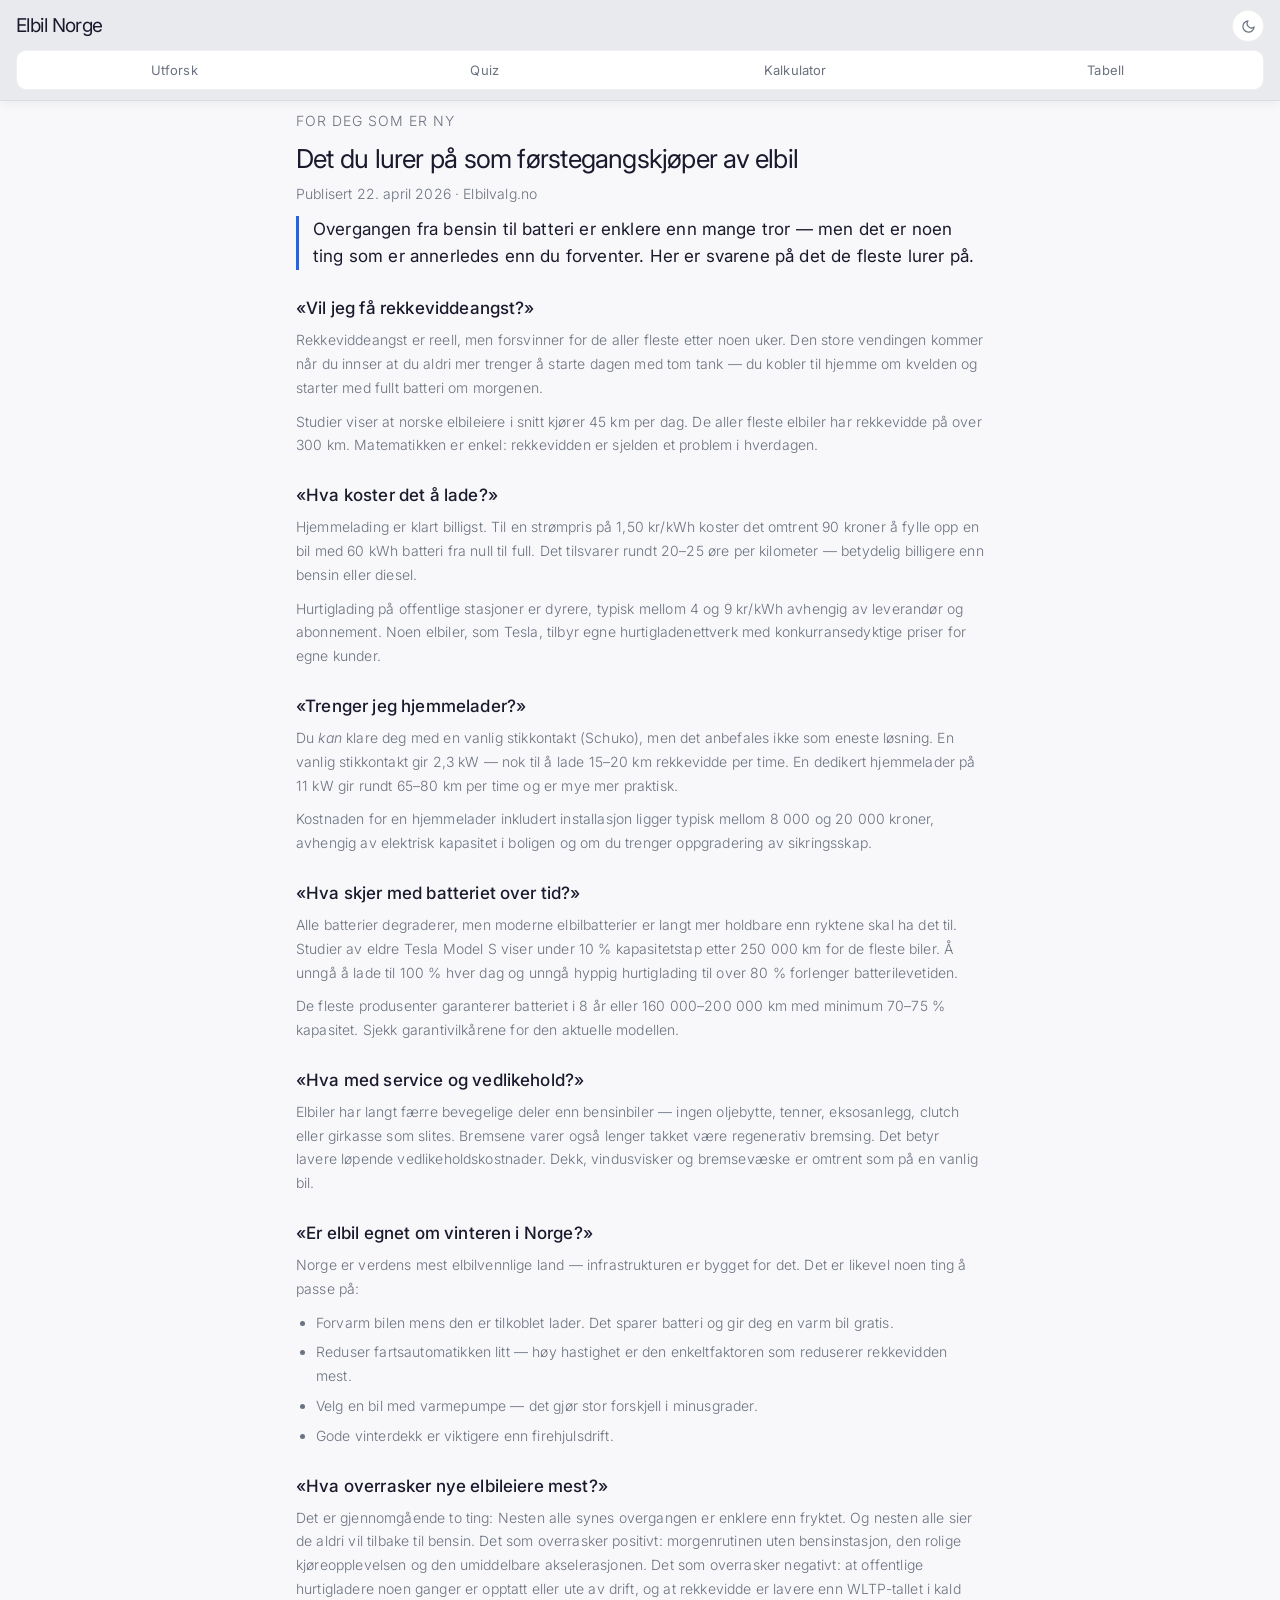
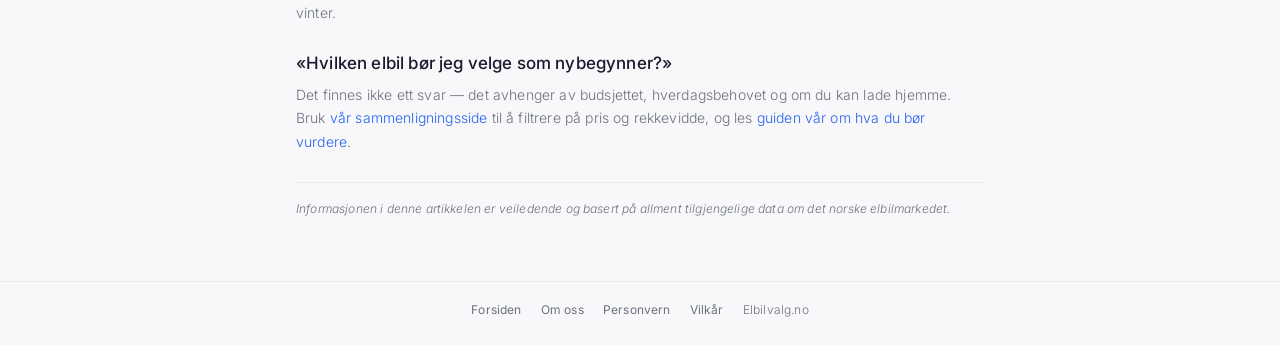
<file: forste-elbil.html>
<!DOCTYPE html>
<html lang="no">
<head>
    <meta charset="UTF-8">
    <meta name="viewport" content="width=device-width, initial-scale=1.0, viewport-fit=cover">
    <meta name="theme-color" content="#f8f8fa">
    <script>
        (function() {
            var t = localStorage.getItem('theme');
            if (!t && window.matchMedia && window.matchMedia('(prefers-color-scheme: dark)').matches) t = 'dark';
            if (t === 'dark') {
                document.documentElement.setAttribute('data-theme', 'dark');
                var m = document.querySelector('meta[name="theme-color"]');
                if (m) m.content = '#16161e';
            }
        })();
    </script>
    <title>Det du lurer på som førstegangskjøper av elbil | Elbilvalg.no</title>
    <meta name="description" content="Første elbil? Her er svarene på det de fleste lurer på: lading hjemme, rekkeviddeangst, batteri, forsikring og hva som overrasker nye elbileiere.">
    <link rel="canonical" href="https://elbilvalg.no/forste-elbil.html">
    <meta property="og:title" content="Det du lurer på som førstegangskjøper av elbil | Elbilvalg.no">
    <meta property="og:description" content="Første elbil? Her er svarene på det de fleste lurer på: lading, rekkeviddeangst, batteri og hva som overrasker.">
    <meta property="og:type" content="article">
    <meta property="og:locale" content="nb_NO">
    <link rel="preconnect" href="https://fonts.googleapis.com">
    <link rel="preconnect" href="https://fonts.gstatic.com" crossorigin>
    <link href="https://fonts.googleapis.com/css2?family=Inter:wght@300;400;500;600;700&display=swap" rel="stylesheet">
    <link rel="stylesheet" href="styles.css?v=20260422">
    <meta name="google-adsense-account" content="ca-pub-4678480487049419">
    <script async src="https://pagead2.googlesyndication.com/pagead/js/adsbygoogle.js?client=ca-pub-4678480487049419" crossorigin="anonymous"></script>
    <script async src="https://www.googletagmanager.com/gtag/js?id=G-3TDS5SGX53"></script>
    <script>
        window.dataLayer = window.dataLayer || [];
        function gtag(){dataLayer.push(arguments);}
        var _cc = localStorage.getItem('cookie-consent');
        if (_cc === 'accepted') {
            gtag('consent', 'default', { analytics_storage: 'granted', ad_storage: 'granted', ad_personalization: 'granted', ad_user_data: 'granted' });
        } else {
            gtag('consent', 'default', { analytics_storage: 'denied', ad_storage: 'denied', ad_personalization: 'denied', ad_user_data: 'denied' });
        }
        gtag('js', new Date());
        gtag('config', 'G-3TDS5SGX53');
    </script>
    <script type="application/ld+json">
    {
        "@context": "https://schema.org",
        "@type": "Article",
        "headline": "Det du lurer på som førstegangskjøper av elbil",
        "description": "Svar på de vanligste spørsmålene fra dem som kjøper elbil for første gang.",
        "author": { "@type": "Organization", "name": "Elbilvalg.no" },
        "publisher": { "@type": "Organization", "name": "Elbilvalg.no", "url": "https://elbilvalg.no/" },
        "datePublished": "2026-04-22",
        "dateModified": "2026-04-22",
        "url": "https://elbilvalg.no/forste-elbil.html",
        "inLanguage": "nb-NO"
    }
    </script>
</head>
<body>
    <div class="sticky-top">
        <header class="app-header">
            <a href="/" class="brand" aria-label="Elbil Norge – forside">Elbil Norge</a>
            <button class="theme-toggle" onclick="toggleTheme()" aria-label="Bytt tema">
                <svg class="icon-moon" viewBox="0 0 24 24" fill="none" stroke="currentColor" stroke-width="2" stroke-linecap="round" stroke-linejoin="round"><path d="M21 12.79A9 9 0 1 1 11.21 3 7 7 0 0 0 21 12.79z"/></svg>
                <svg class="icon-sun" viewBox="0 0 24 24" fill="none" stroke="currentColor" stroke-width="2" stroke-linecap="round" stroke-linejoin="round"><circle cx="12" cy="12" r="4"/><path d="M12 2v2M12 20v2M4.93 4.93l1.41 1.41M17.66 17.66l1.41 1.41M2 12h2M20 12h2M4.93 19.07l1.41-1.41M17.66 6.34l1.41-1.41"/></svg>
            </button>
        </header>
        <nav class="tab-bar">
            <a href="/" class="tab tab-link">Utforsk</a>
            <a href="/finn-din-elbil.html" class="tab tab-link">Quiz</a>
            <a href="/kalkulator.html" class="tab tab-link">Kalkulator</a>
            <a href="/tabell.html" class="tab tab-link">Tabell</a>
        </nav>
    </div>
    <script>
    function toggleTheme(){var d=document.documentElement,t=d.getAttribute('data-theme')==='dark'?'light':'dark';d.setAttribute('data-theme',t);localStorage.setItem('theme',t);var m=document.querySelector('meta[name="theme-color"]');if(m)m.content=t==='dark'?'#16161e':'#f8f8fa';}
    </script>

    <div class="static-page">
        <article class="static-content">
            <p class="article-category">For deg som er ny</p>
            <h1>Det du lurer på som førstegangskjøper av elbil</h1>
            <p class="static-updated">Publisert 22. april 2026 · Elbilvalg.no</p>

            <p class="article-lead">Overgangen fra bensin til batteri er enklere enn mange tror — men det er noen ting som er annerledes enn du forventer. Her er svarene på det de fleste lurer på.</p>

            <section>
                <h2>«Vil jeg få rekkeviddeangst?»</h2>
                <p>Rekkeviddeangst er reell, men forsvinner for de aller fleste etter noen uker. Den store vendingen kommer når du innser at du aldri mer trenger å starte dagen med tom tank — du kobler til hjemme om kvelden og starter med fullt batteri om morgenen.</p>
                <p>Studier viser at norske elbileiere i snitt kjører 45 km per dag. De aller fleste elbiler har rekkevidde på over 300 km. Matematikken er enkel: rekkevidden er sjelden et problem i hverdagen.</p>
            </section>

            <section>
                <h2>«Hva koster det å lade?»</h2>
                <p>Hjemmelading er klart billigst. Til en strømpris på 1,50 kr/kWh koster det omtrent 90 kroner å fylle opp en bil med 60 kWh batteri fra null til full. Det tilsvarer rundt 20–25 øre per kilometer — betydelig billigere enn bensin eller diesel.</p>
                <p>Hurtiglading på offentlige stasjoner er dyrere, typisk mellom 4 og 9 kr/kWh avhengig av leverandør og abonnement. Noen elbiler, som Tesla, tilbyr egne hurtigladenettverk med konkurransedyktige priser for egne kunder.</p>
            </section>

            <section>
                <h2>«Trenger jeg hjemmelader?»</h2>
                <p>Du <em>kan</em> klare deg med en vanlig stikkontakt (Schuko), men det anbefales ikke som eneste løsning. En vanlig stikkontakt gir 2,3 kW — nok til å lade 15–20 km rekkevidde per time. En dedikert hjemmelader på 11 kW gir rundt 65–80 km per time og er mye mer praktisk.</p>
                <p>Kostnaden for en hjemmelader inkludert installasjon ligger typisk mellom 8 000 og 20 000 kroner, avhengig av elektrisk kapasitet i boligen og om du trenger oppgradering av sikringsskap.</p>
            </section>

            <section>
                <h2>«Hva skjer med batteriet over tid?»</h2>
                <p>Alle batterier degraderer, men moderne elbilbatterier er langt mer holdbare enn ryktene skal ha det til. Studier av eldre Tesla Model S viser under 10 % kapasitetstap etter 250 000 km for de fleste biler. Å unngå å lade til 100 % hver dag og unngå hyppig hurtiglading til over 80 % forlenger batterilevetiden.</p>
                <p>De fleste produsenter garanterer batteriet i 8 år eller 160 000–200 000 km med minimum 70–75 % kapasitet. Sjekk garantivilkårene for den aktuelle modellen.</p>
            </section>

            <section>
                <h2>«Hva med service og vedlikehold?»</h2>
                <p>Elbiler har langt færre bevegelige deler enn bensinbiler — ingen oljebytte, tenner, eksosanlegg, clutch eller girkasse som slites. Bremsene varer også lenger takket være regenerativ bremsing. Det betyr lavere løpende vedlikeholdskostnader. Dekk, vindusvisker og bremsevæske er omtrent som på en vanlig bil.</p>
            </section>

            <section>
                <h2>«Er elbil egnet om vinteren i Norge?»</h2>
                <p>Norge er verdens mest elbilvennlige land — infrastrukturen er bygget for det. Det er likevel noen ting å passe på:</p>
                <ul>
                    <li>Forvarm bilen mens den er tilkoblet lader. Det sparer batteri og gir deg en varm bil gratis.</li>
                    <li>Reduser fartsautomatikken litt — høy hastighet er den enkeltfaktoren som reduserer rekkevidden mest.</li>
                    <li>Velg en bil med varmepumpe — det gjør stor forskjell i minusgrader.</li>
                    <li>Gode vinterdekk er viktigere enn firehjulsdrift.</li>
                </ul>
            </section>

            <section>
                <h2>«Hva overrasker nye elbileiere mest?»</h2>
                <p>Det er gjennomgående to ting: Nesten alle synes overgangen er enklere enn fryktet. Og nesten alle sier de aldri vil tilbake til bensin. Det som overrasker positivt: morgenrutinen uten bensinstasjon, den rolige kjøreopplevelsen og den umiddelbare akselerasjonen. Det som overrasker negativt: at offentlige hurtigladere noen ganger er opptatt eller ute av drift, og at rekkevidde er lavere enn WLTP-tallet i kald vinter.</p>
            </section>

            <section>
                <h2>«Hvilken elbil bør jeg velge som nybegynner?»</h2>
                <p>Det finnes ikke ett svar — det avhenger av budsjettet, hverdagsbehovet og om du kan lade hjemme. Bruk <a href="/">vår sammenligningsside</a> til å filtrere på pris og rekkevidde, og les <a href="/tips-velge-elbil.html">guiden vår om hva du bør vurdere</a>.</p>
            </section>

            <p class="article-disclosure"><em>Informasjonen i denne artikkelen er veiledende og basert på allment tilgjengelige data om det norske elbilmarkedet.</em></p>
        </article>
    </div>

    <footer class="site-footer">
        <nav class="site-footer-nav">
            <a href="/">Forsiden</a>
            <span class="site-footer-sep">·</span>
            <a href="/om-oss.html">Om oss</a>
            <span class="site-footer-sep">·</span>
            <a href="/personvern.html">Personvern</a>
            <span class="site-footer-sep">·</span>
            <a href="/vilkaar.html">Vilkår</a>
            <span class="site-footer-sep">·</span>
            <span class="site-footer-copy">Elbilvalg.no</span>
        </nav>
    </footer>
</body>
</html>
</file>
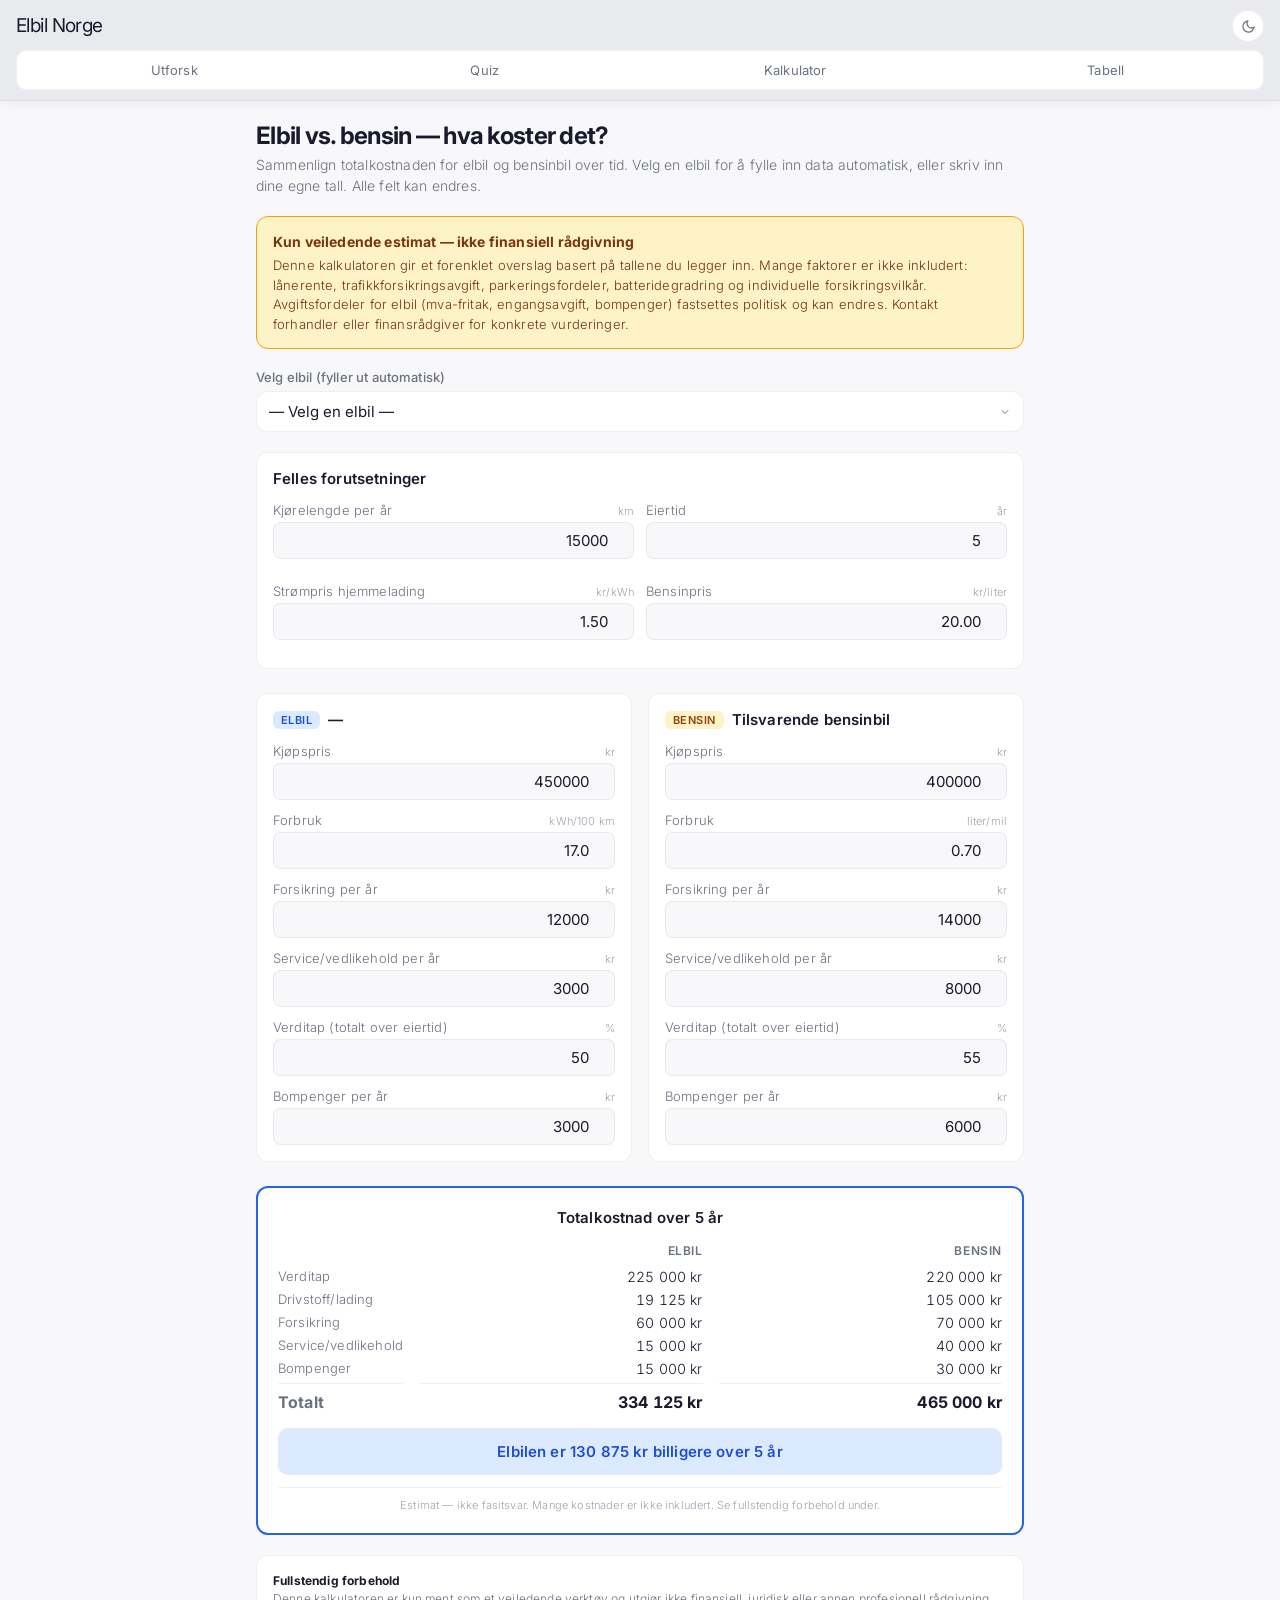
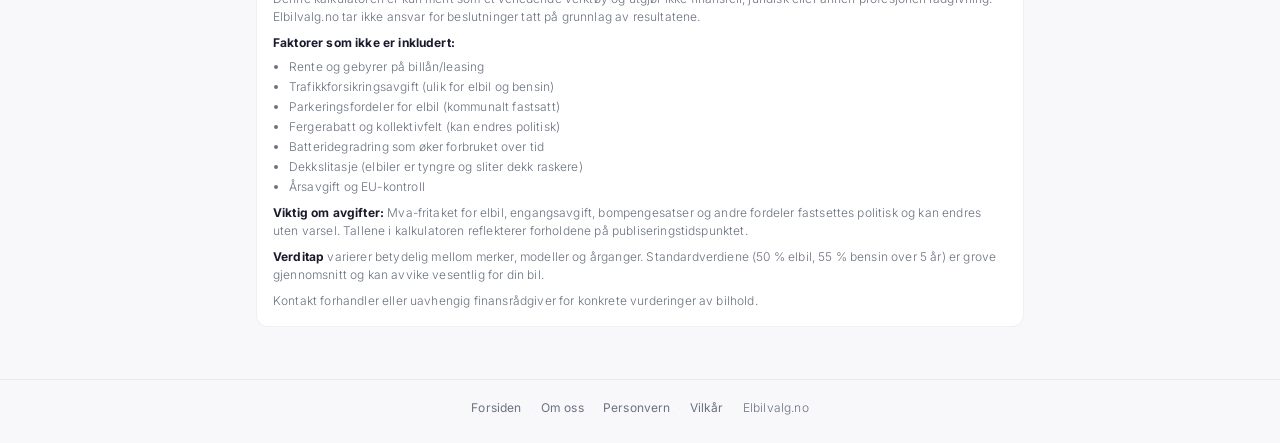
<file: kalkulator.html>
<!DOCTYPE html>
<html lang="no">
<head>
    <meta charset="UTF-8">
    <meta name="viewport" content="width=device-width, initial-scale=1.0, viewport-fit=cover">
    <meta name="theme-color" content="#f8f8fa">
    <script>
        (function() {
            var t = localStorage.getItem('theme');
            if (!t && window.matchMedia && window.matchMedia('(prefers-color-scheme: dark)').matches) t = 'dark';
            if (t === 'dark') {
                document.documentElement.setAttribute('data-theme', 'dark');
                var m = document.querySelector('meta[name="theme-color"]');
                if (m) m.content = '#16161e';
            }
        })();
    </script>
    <title>Elbil vs. bensin – bilholdskalkulator | Elbilvalg.no</title>
    <meta name="description" content="Sammenlign totalkostnaden for elbil og bensinbil over tid. Forhåndsutfylte data for alle elbiler i Norge – juster strømpris, bensinpris, forsikring og kjørelengde.">
    <link rel="canonical" href="https://elbilvalg.no/kalkulator.html">
    <meta property="og:title" content="Elbil vs. bensin – bilholdskalkulator | Elbilvalg.no">
    <meta property="og:description" content="Hva koster det egentlig å eie elbil vs. bensinbil? Regn ut selv med vår kalkulator.">
    <meta property="og:type" content="website">
    <meta property="og:locale" content="nb_NO">
    <link rel="preconnect" href="https://fonts.googleapis.com">
    <link rel="preconnect" href="https://fonts.gstatic.com" crossorigin>
    <link href="https://fonts.googleapis.com/css2?family=Inter:wght@300;400;500;600;700&display=swap" rel="stylesheet">
    <link rel="stylesheet" href="styles.css?v=20260422">
    <meta name="google-adsense-account" content="ca-pub-4678480487049419">
    <script async src="https://pagead2.googlesyndication.com/pagead/js/adsbygoogle.js?client=ca-pub-4678480487049419" crossorigin="anonymous"></script>
    <script async src="https://www.googletagmanager.com/gtag/js?id=G-3TDS5SGX53"></script>
    <script>
        window.dataLayer = window.dataLayer || [];
        function gtag(){dataLayer.push(arguments);}
        var _cc = localStorage.getItem('cookie-consent');
        if (_cc === 'accepted') {
            gtag('consent', 'default', { analytics_storage: 'granted', ad_storage: 'granted', ad_personalization: 'granted', ad_user_data: 'granted' });
        } else {
            gtag('consent', 'default', { analytics_storage: 'denied', ad_storage: 'denied', ad_personalization: 'denied', ad_user_data: 'denied' });
        }
        gtag('js', new Date());
        gtag('config', 'G-3TDS5SGX53');
    </script>
    <style>
        .calc-page {
            max-width: 800px;
            margin: 0 auto;
            padding: 20px 16px 40px;
        }
        .calc-nav {
            margin-bottom: 16px;
        }
        .calc-nav a {
            color: var(--accent);
            text-decoration: none;
            font-size: 14px;
            font-weight: 500;
        }
        .calc-nav a:hover { text-decoration: underline; }
        .calc-title {
            font-size: 24px;
            font-weight: 700;
            letter-spacing: -0.03em;
            margin-bottom: 4px;
        }
        .calc-intro {
            font-size: 14px;
            color: var(--text2);
            margin-bottom: 20px;
            line-height: 1.5;
        }

        .calc-car-select {
            margin-bottom: 20px;
        }
        .calc-car-select label {
            display: block;
            font-size: 13px;
            font-weight: 500;
            color: var(--text2);
            margin-bottom: 6px;
        }
        .calc-car-select select {
            width: 100%;
            padding: 10px 12px;
            border: 1px solid var(--border);
            border-radius: var(--radius);
            background: var(--surface);
            color: var(--text);
            font-size: 15px;
            font-family: inherit;
            appearance: none;
            -webkit-appearance: none;
            background-image: url("data:image/svg+xml,%3Csvg xmlns='http://www.w3.org/2000/svg' width='12' height='12' viewBox='0 0 24 24' fill='none' stroke='%236b7280' stroke-width='2'%3E%3Cpath d='M6 9l6 6 6-6'/%3E%3C/svg%3E");
            background-repeat: no-repeat;
            background-position: right 12px center;
        }

        .calc-columns {
            display: grid;
            grid-template-columns: 1fr 1fr;
            gap: 16px;
            margin-bottom: 24px;
        }
        @media (max-width: 600px) {
            .calc-columns { grid-template-columns: 1fr; }
        }

        .calc-column {
            background: var(--surface);
            border: 1px solid var(--border);
            border-radius: var(--radius);
            padding: 16px;
        }
        .calc-column-header {
            font-size: 15px;
            font-weight: 600;
            margin-bottom: 14px;
            display: flex;
            align-items: center;
            gap: 8px;
        }
        .calc-column-badge {
            font-size: 11px;
            font-weight: 600;
            padding: 2px 8px;
            border-radius: 6px;
            text-transform: uppercase;
            letter-spacing: 0.04em;
        }
        .badge-ev {
            background: #dbeafe;
            color: #1d4ed8;
        }
        :root[data-theme="dark"] .badge-ev {
            background: #1e3a5f;
            color: #93c5fd;
        }
        .badge-petrol {
            background: #fef3c7;
            color: #92400e;
        }
        :root[data-theme="dark"] .badge-petrol {
            background: #422006;
            color: #fcd34d;
        }

        .calc-field {
            margin-bottom: 12px;
        }
        .calc-field:last-child {
            margin-bottom: 0;
        }
        .calc-field label {
            display: flex;
            justify-content: space-between;
            align-items: baseline;
            font-size: 13px;
            color: var(--text2);
            margin-bottom: 4px;
        }
        .calc-field label .calc-unit {
            font-size: 11px;
            color: var(--text3);
        }
        .calc-field input {
            width: 100%;
            padding: 8px 10px;
            border: 1px solid var(--border);
            border-radius: 8px;
            background: var(--bg);
            color: var(--text);
            font-size: 15px;
            font-family: inherit;
            text-align: right;
        }
        .calc-field input:focus {
            outline: none;
            border-color: var(--accent);
        }

        .calc-shared {
            background: var(--surface);
            border: 1px solid var(--border);
            border-radius: var(--radius);
            padding: 16px;
            margin-bottom: 24px;
        }
        .calc-shared-title {
            font-size: 15px;
            font-weight: 600;
            margin-bottom: 14px;
        }
        .calc-shared-grid {
            display: grid;
            grid-template-columns: 1fr 1fr;
            gap: 12px;
        }
        @media (max-width: 600px) {
            .calc-shared-grid { grid-template-columns: 1fr; }
        }

        .calc-results {
            background: var(--surface);
            border: 2px solid var(--accent);
            border-radius: var(--radius);
            padding: 20px;
            margin-bottom: 20px;
        }
        .calc-results-title {
            font-size: 15px;
            font-weight: 600;
            margin-bottom: 16px;
            text-align: center;
        }
        .calc-results-grid {
            display: grid;
            grid-template-columns: auto 1fr 1fr;
            gap: 6px 16px;
            font-size: 14px;
        }
        .calc-results-grid .row-label {
            color: var(--text2);
            font-size: 13px;
        }
        .calc-results-grid .row-ev,
        .calc-results-grid .row-petrol {
            text-align: right;
            font-variant-numeric: tabular-nums;
        }
        .calc-results-grid .row-header {
            font-weight: 600;
            font-size: 12px;
            text-transform: uppercase;
            letter-spacing: 0.05em;
            color: var(--text2);
            padding-bottom: 4px;
        }
        .calc-results-grid .row-total {
            font-weight: 700;
            font-size: 16px;
            padding-top: 8px;
            border-top: 1px solid var(--border);
        }

        .calc-verdict {
            text-align: center;
            margin-top: 16px;
            padding: 14px;
            border-radius: 10px;
            font-size: 15px;
            font-weight: 600;
        }
        .verdict-ev {
            background: #dbeafe;
            color: #1d4ed8;
        }
        :root[data-theme="dark"] .verdict-ev {
            background: #1e3a5f;
            color: #93c5fd;
        }
        .verdict-petrol {
            background: #fef3c7;
            color: #92400e;
        }
        :root[data-theme="dark"] .verdict-petrol {
            background: #422006;
            color: #fcd34d;
        }

        .calc-disclaimer {
            font-size: 12px;
            color: var(--text2);
            line-height: 1.5;
            margin-top: 20px;
            padding: 16px;
            background: var(--surface);
            border: 1px solid var(--border);
            border-radius: var(--radius);
        }
        .calc-disclaimer strong {
            color: var(--text);
        }
        .calc-disclaimer li {
            margin-bottom: 2px;
        }

        .calc-warning {
            background: #fef3c7;
            border: 1px solid #f59e0b;
            border-radius: var(--radius);
            padding: 14px 16px;
            margin-bottom: 20px;
            font-size: 13px;
            line-height: 1.5;
            color: #78350f;
        }
        :root[data-theme="dark"] .calc-warning {
            background: #422006;
            border-color: #b45309;
            color: #fcd34d;
        }
        .calc-warning strong {
            display: block;
            font-size: 14px;
            margin-bottom: 4px;
        }

        .calc-results-disclaimer {
            font-size: 11px;
            color: var(--text3);
            text-align: center;
            margin-top: 12px;
            padding-top: 10px;
            border-top: 1px solid var(--border);
            line-height: 1.4;
        }
    </style>
</head>
<body>
    <div class="sticky-top">
        <header class="app-header">
            <a href="/" class="brand" aria-label="Elbil Norge – forside">Elbil Norge</a>
            <button class="theme-toggle" onclick="toggleTheme()" aria-label="Bytt tema">
                <svg class="icon-moon" viewBox="0 0 24 24" fill="none" stroke="currentColor" stroke-width="2" stroke-linecap="round" stroke-linejoin="round"><path d="M21 12.79A9 9 0 1 1 11.21 3 7 7 0 0 0 21 12.79z"/></svg>
                <svg class="icon-sun" viewBox="0 0 24 24" fill="none" stroke="currentColor" stroke-width="2" stroke-linecap="round" stroke-linejoin="round"><circle cx="12" cy="12" r="4"/><path d="M12 2v2M12 20v2M4.93 4.93l1.41 1.41M17.66 17.66l1.41 1.41M2 12h2M20 12h2M4.93 19.07l1.41-1.41M17.66 6.34l1.41-1.41"/></svg>
            </button>
        </header>
        <nav class="tab-bar">
            <a href="/" class="tab tab-link">Utforsk</a>
            <a href="/finn-din-elbil.html" class="tab tab-link">Quiz</a>
            <a href="/kalkulator.html" class="tab tab-link">Kalkulator</a>
            <a href="/tabell.html" class="tab tab-link">Tabell</a>
        </nav>
    </div>
    <script>
    function toggleTheme(){var d=document.documentElement,t=d.getAttribute('data-theme')==='dark'?'light':'dark';d.setAttribute('data-theme',t);localStorage.setItem('theme',t);var m=document.querySelector('meta[name="theme-color"]');if(m)m.content=t==='dark'?'#16161e':'#f8f8fa';}
    </script>

    <div class="calc-page">
        <h1 class="calc-title">Elbil vs. bensin — hva koster det?</h1>
        <p class="calc-intro">Sammenlign totalkostnaden for elbil og bensinbil over tid. Velg en elbil for å fylle inn data automatisk, eller skriv inn dine egne tall. Alle felt kan endres.</p>

        <div class="calc-warning">
            <strong>Kun veiledende estimat — ikke finansiell rådgivning</strong>
            Denne kalkulatoren gir et forenklet overslag basert på tallene du legger inn. Mange faktorer er ikke inkludert: lånerente, trafikkforsikringsavgift, parkeringsfordeler, batteridegradring og individuelle forsikringsvilkår. Avgiftsfordeler for elbil (mva-fritak, engangsavgift, bompenger) fastsettes politisk og kan endres. Kontakt forhandler eller finansrådgiver for konkrete vurderinger.
        </div>

        <div class="calc-car-select">
            <label for="car-picker">Velg elbil (fyller ut automatisk)</label>
            <select id="car-picker">
                <option value="">— Velg en elbil —</option>
            </select>
        </div>

        <div class="calc-shared">
            <div class="calc-shared-title">Felles forutsetninger</div>
            <div class="calc-shared-grid">
                <div class="calc-field">
                    <label>Kjørelengde per år <span class="calc-unit">km</span></label>
                    <input type="number" id="km-year" value="15000" step="1000">
                </div>
                <div class="calc-field">
                    <label>Eiertid <span class="calc-unit">år</span></label>
                    <input type="number" id="years" value="5" min="1" max="15" step="1">
                </div>
                <div class="calc-field">
                    <label>Strømpris hjemmelading <span class="calc-unit">kr/kWh</span></label>
                    <input type="number" id="el-price" value="1.50" step="0.10">
                </div>
                <div class="calc-field">
                    <label>Bensinpris <span class="calc-unit">kr/liter</span></label>
                    <input type="number" id="petrol-price" value="20.00" step="0.50">
                </div>
            </div>
        </div>

        <div class="calc-columns">
            <div class="calc-column">
                <div class="calc-column-header">
                    <span class="calc-column-badge badge-ev">Elbil</span>
                    <span id="ev-name">—</span>
                </div>
                <div class="calc-field">
                    <label>Kjøpspris <span class="calc-unit">kr</span></label>
                    <input type="number" id="ev-price" value="450000" step="10000">
                </div>
                <div class="calc-field">
                    <label>Forbruk <span class="calc-unit">kWh/100 km</span></label>
                    <input type="number" id="ev-consumption" value="17.0" step="0.5">
                </div>
                <div class="calc-field">
                    <label>Forsikring per år <span class="calc-unit">kr</span></label>
                    <input type="number" id="ev-insurance" value="12000" step="500">
                </div>
                <div class="calc-field">
                    <label>Service/vedlikehold per år <span class="calc-unit">kr</span></label>
                    <input type="number" id="ev-service" value="3000" step="500">
                </div>
                <div class="calc-field">
                    <label>Verditap (totalt over eiertid) <span class="calc-unit">%</span></label>
                    <input type="number" id="ev-depreciation" value="50" step="5" min="0" max="100">
                </div>
                <div class="calc-field">
                    <label>Bompenger per år <span class="calc-unit">kr</span></label>
                    <input type="number" id="ev-toll" value="3000" step="500">
                </div>
            </div>

            <div class="calc-column">
                <div class="calc-column-header">
                    <span class="calc-column-badge badge-petrol">Bensin</span>
                    Tilsvarende bensinbil
                </div>
                <div class="calc-field">
                    <label>Kjøpspris <span class="calc-unit">kr</span></label>
                    <input type="number" id="petrol-price-car" value="400000" step="10000">
                </div>
                <div class="calc-field">
                    <label>Forbruk <span class="calc-unit">liter/mil</span></label>
                    <input type="number" id="petrol-consumption" value="0.70" step="0.05">
                </div>
                <div class="calc-field">
                    <label>Forsikring per år <span class="calc-unit">kr</span></label>
                    <input type="number" id="petrol-insurance" value="14000" step="500">
                </div>
                <div class="calc-field">
                    <label>Service/vedlikehold per år <span class="calc-unit">kr</span></label>
                    <input type="number" id="petrol-service" value="8000" step="500">
                </div>
                <div class="calc-field">
                    <label>Verditap (totalt over eiertid) <span class="calc-unit">%</span></label>
                    <input type="number" id="petrol-depreciation" value="55" step="5" min="0" max="100">
                </div>
                <div class="calc-field">
                    <label>Bompenger per år <span class="calc-unit">kr</span></label>
                    <input type="number" id="petrol-toll" value="6000" step="500">
                </div>
            </div>
        </div>

        <div class="calc-results" id="calc-results">
            <div class="calc-results-title">Totalkostnad over <span id="result-years">5</span> år</div>
            <div class="calc-results-grid" id="results-grid"></div>
            <div class="calc-verdict" id="calc-verdict"></div>
            <p class="calc-results-disclaimer">Estimat — ikke fasitsvar. Mange kostnader er ikke inkludert. Se fullstendig forbehold under.</p>
        </div>

        <div class="calc-disclaimer">
            <strong>Fullstendig forbehold</strong>
            <p>Denne kalkulatoren er kun ment som et veiledende verktøy og utgjør ikke finansiell, juridisk eller annen profesjonell rådgivning. Elbilvalg.no tar ikke ansvar for beslutninger tatt på grunnlag av resultatene.</p>
            <p style="margin-top:8px"><strong>Faktorer som ikke er inkludert:</strong></p>
            <ul style="margin:6px 0 0 16px; padding:0;">
                <li>Rente og gebyrer på billån/leasing</li>
                <li>Trafikkforsikringsavgift (ulik for elbil og bensin)</li>
                <li>Parkeringsfordeler for elbil (kommunalt fastsatt)</li>
                <li>Fergerabatt og kollektivfelt (kan endres politisk)</li>
                <li>Batteridegradring som øker forbruket over tid</li>
                <li>Dekkslitasje (elbiler er tyngre og sliter dekk raskere)</li>
                <li>Årsavgift og EU-kontroll</li>
            </ul>
            <p style="margin-top:8px"><strong>Viktig om avgifter:</strong> Mva-fritaket for elbil, engangsavgift, bompengesatser og andre fordeler fastsettes politisk og kan endres uten varsel. Tallene i kalkulatoren reflekterer forholdene på publiseringstidspunktet.</p>
            <p style="margin-top:8px"><strong>Verditap</strong> varierer betydelig mellom merker, modeller og årganger. Standardverdiene (50 % elbil, 55 % bensin over 5 år) er grove gjennomsnitt og kan avvike vesentlig for din bil.</p>
            <p style="margin-top:8px">Kontakt forhandler eller uavhengig finansrådgiver for konkrete vurderinger av bilhold.</p>
        </div>
    </div>

    <footer class="site-footer">
        <nav class="site-footer-nav">
            <a href="/">Forsiden</a>
            <span class="site-footer-sep">·</span>
            <a href="/om-oss.html">Om oss</a>
            <span class="site-footer-sep">·</span>
            <a href="/personvern.html">Personvern</a>
            <span class="site-footer-sep">·</span>
            <a href="/vilkaar.html">Vilkår</a>
            <span class="site-footer-sep">·</span>
            <span class="site-footer-copy">Elbilvalg.no</span>
        </nav>
    </footer>

    <script src="app.js?v=20260422"></script>
    <script>
    (function() {
        var picker = document.getElementById('car-picker');
        var sorted = CARS.slice().sort(function(a, b) {
            var ma = a.make.localeCompare(b.make, 'nb');
            if (ma !== 0) return ma;
            return a.model.localeCompare(b.model, 'nb');
        });
        sorted.forEach(function(car) {
            var opt = document.createElement('option');
            opt.value = car.id;
            opt.textContent = car.make + ' ' + car.model + ' (' + car.year + ') — ' + car.price.toLocaleString('nb-NO') + ' kr';
            picker.appendChild(opt);
        });

        picker.addEventListener('change', function() {
            var car = CARS.find(function(c) { return c.id === parseInt(picker.value); });
            if (!car) return;
            document.getElementById('ev-name').textContent = car.make + ' ' + car.model;
            document.getElementById('ev-price').value = car.price;
            var consumption = (car.kwh / car.range * 100).toFixed(1);
            document.getElementById('ev-consumption').value = consumption;
            calculate();
        });

        function val(id) { return parseFloat(document.getElementById(id).value) || 0; }
        function fmt(n) { return Math.round(n).toLocaleString('nb-NO'); }

        function calculate() {
            var kmYear = val('km-year');
            var years = val('years');
            var elPrice = val('el-price');
            var petrolPriceL = val('petrol-price');

            var evPrice = val('ev-price');
            var evCons = val('ev-consumption');
            var evInsurance = val('ev-insurance');
            var evService = val('ev-service');
            var evDepr = val('ev-depreciation');
            var evToll = val('ev-toll');

            var petrolPriceCar = val('petrol-price-car');
            var petrolCons = val('petrol-consumption');
            var petrolInsurance = val('petrol-insurance');
            var petrolService = val('petrol-service');
            var petrolDepr = val('petrol-depreciation');
            var petrolToll = val('petrol-toll');

            var evFuelYear = (kmYear / 100) * evCons * elPrice;
            var petrolFuelYear = (kmYear / 10) * petrolCons * petrolPriceL;

            var evDeprKr = evPrice * (evDepr / 100);
            var petrolDeprKr = petrolPriceCar * (petrolDepr / 100);

            var evFuelTotal = evFuelYear * years;
            var petrolFuelTotal = petrolFuelYear * years;
            var evInsTotal = evInsurance * years;
            var petrolInsTotal = petrolInsurance * years;
            var evServTotal = evService * years;
            var petrolServTotal = petrolService * years;
            var evTollTotal = evToll * years;
            var petrolTollTotal = petrolToll * years;

            var evTotal = evDeprKr + evFuelTotal + evInsTotal + evServTotal + evTollTotal;
            var petrolTotal = petrolDeprKr + petrolFuelTotal + petrolInsTotal + petrolServTotal + petrolTollTotal;

            document.getElementById('result-years').textContent = years;

            var rows = [
                { label: '', ev: 'Elbil', petrol: 'Bensin', cls: 'row-header' },
                { label: 'Verditap', ev: evDeprKr, petrol: petrolDeprKr },
                { label: 'Drivstoff/lading', ev: evFuelTotal, petrol: petrolFuelTotal },
                { label: 'Forsikring', ev: evInsTotal, petrol: petrolInsTotal },
                { label: 'Service/vedlikehold', ev: evServTotal, petrol: petrolServTotal },
                { label: 'Bompenger', ev: evTollTotal, petrol: petrolTollTotal },
                { label: 'Totalt', ev: evTotal, petrol: petrolTotal, cls: 'row-total' }
            ];

            var html = '';
            rows.forEach(function(r) {
                var cls = r.cls || '';
                if (cls === 'row-header') {
                    html += '<div class="row-label ' + cls + '">' + r.label + '</div>'
                        + '<div class="row-ev ' + cls + '">' + r.ev + '</div>'
                        + '<div class="row-petrol ' + cls + '">' + r.petrol + '</div>';
                } else {
                    html += '<div class="row-label ' + cls + '">' + r.label + '</div>'
                        + '<div class="row-ev ' + cls + '">' + fmt(r.ev) + ' kr</div>'
                        + '<div class="row-petrol ' + cls + '">' + fmt(r.petrol) + ' kr</div>';
                }
            });

            document.getElementById('results-grid').innerHTML = html;

            var diff = Math.abs(evTotal - petrolTotal);
            var verdict = document.getElementById('calc-verdict');
            if (evTotal < petrolTotal) {
                verdict.className = 'calc-verdict verdict-ev';
                verdict.textContent = 'Elbilen er ' + fmt(diff) + ' kr billigere over ' + years + ' år';
            } else if (petrolTotal < evTotal) {
                verdict.className = 'calc-verdict verdict-petrol';
                verdict.textContent = 'Bensinbilen er ' + fmt(diff) + ' kr billigere over ' + years + ' år';
            } else {
                verdict.className = 'calc-verdict';
                verdict.textContent = 'Likt!';
            }
        }

        document.querySelectorAll('.calc-page input').forEach(function(input) {
            input.addEventListener('input', calculate);
        });

        var params = new URLSearchParams(window.location.search);
        var preselect = params.get('id');
        if (preselect) {
            var slug = preselect.toLowerCase();
            var match = CARS.find(function(c) {
                var s = (c.make + '-' + c.model + '-' + c.year).toLowerCase().replace(/[^a-z0-9]+/g, '-');
                return s === slug;
            });
            if (match) {
                picker.value = match.id;
                picker.dispatchEvent(new Event('change'));
            }
        }

        calculate();
    })();
    </script>
</body>
</html>
</file>
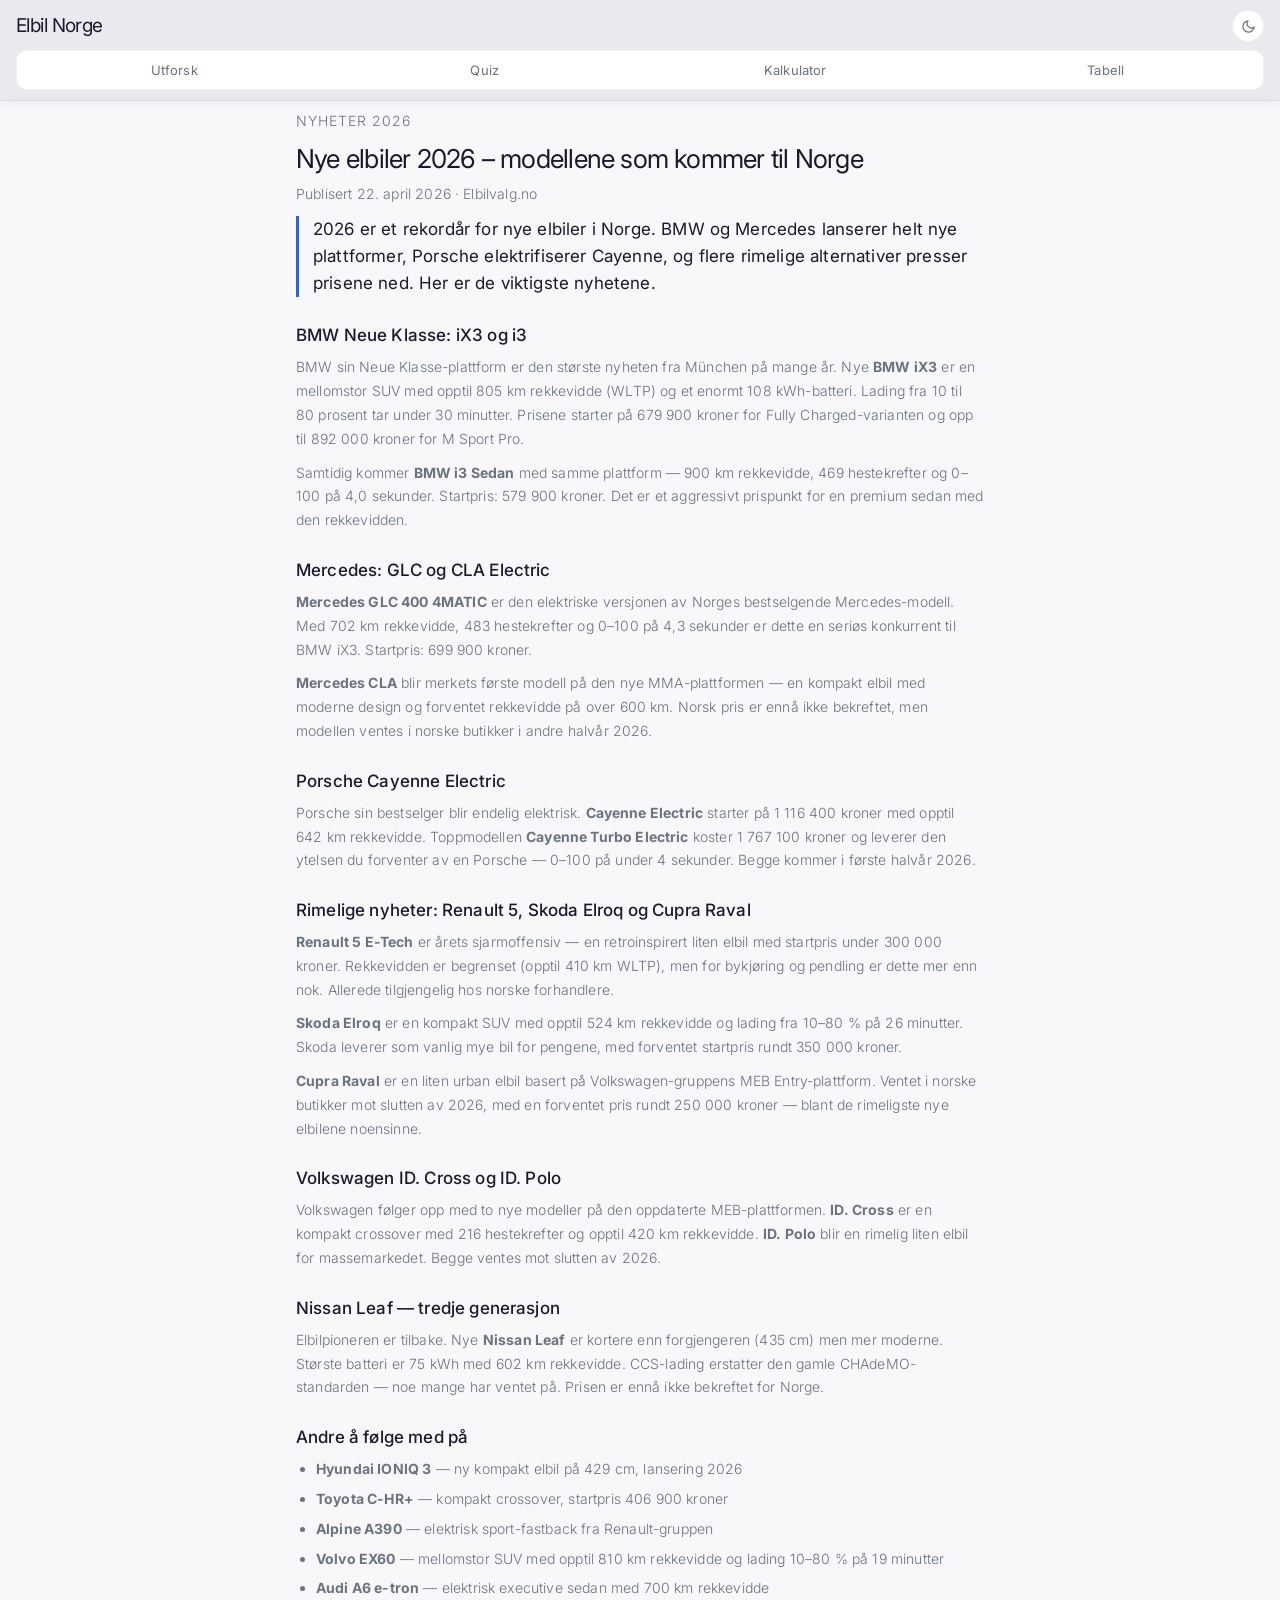
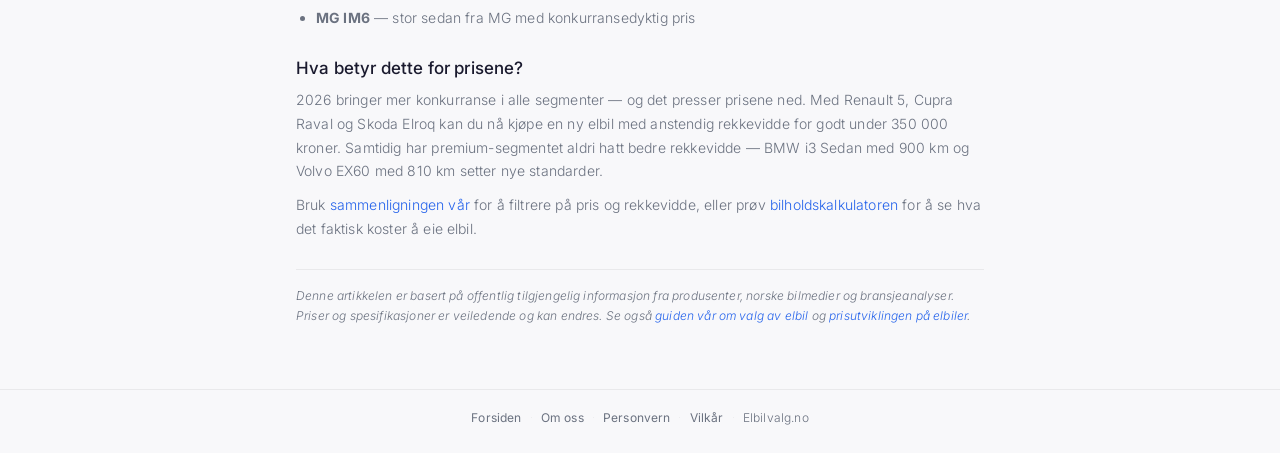
<file: nye-elbiler-2026.html>
<!DOCTYPE html>
<html lang="no">
<head>
    <meta charset="UTF-8">
    <meta name="viewport" content="width=device-width, initial-scale=1.0, viewport-fit=cover">
    <meta name="theme-color" content="#f8f8fa">
    <script>
        (function() {
            var t = localStorage.getItem('theme');
            if (!t && window.matchMedia && window.matchMedia('(prefers-color-scheme: dark)').matches) t = 'dark';
            if (t === 'dark') {
                document.documentElement.setAttribute('data-theme', 'dark');
                var m = document.querySelector('meta[name="theme-color"]');
                if (m) m.content = '#16161e';
            }
        })();
    </script>
    <title>Nye elbiler 2026 – alle modellene som kommer til Norge | Elbilvalg.no</title>
    <meta name="description" content="Komplett oversikt over nye elbiler i Norge 2026. BMW Neue Klasse, Mercedes CLA og GLC, Porsche Cayenne Electric, Renault 5, Skoda Elroq og mange flere.">
    <link rel="canonical" href="https://elbilvalg.no/nye-elbiler-2026.html">
    <meta property="og:title" content="Nye elbiler 2026 – alle modellene som kommer til Norge | Elbilvalg.no">
    <meta property="og:description" content="2026 blir et rekordår for nye elbiler i Norge. Her er de viktigste modellene – fra rimelige bybiler til premium-SUV-er.">
    <meta property="og:type" content="article">
    <meta property="og:locale" content="nb_NO">
    <link rel="preconnect" href="https://fonts.googleapis.com">
    <link rel="preconnect" href="https://fonts.gstatic.com" crossorigin>
    <link href="https://fonts.googleapis.com/css2?family=Inter:wght@300;400;500;600;700&display=swap" rel="stylesheet">
    <link rel="stylesheet" href="styles.css?v=20260422">
    <meta name="google-adsense-account" content="ca-pub-4678480487049419">
    <script async src="https://pagead2.googlesyndication.com/pagead/js/adsbygoogle.js?client=ca-pub-4678480487049419" crossorigin="anonymous"></script>
    <script async src="https://www.googletagmanager.com/gtag/js?id=G-3TDS5SGX53"></script>
    <script>
        window.dataLayer = window.dataLayer || [];
        function gtag(){dataLayer.push(arguments);}
        var _cc = localStorage.getItem('cookie-consent');
        if (_cc === 'accepted') {
            gtag('consent', 'default', { analytics_storage: 'granted', ad_storage: 'granted', ad_personalization: 'granted', ad_user_data: 'granted' });
        } else {
            gtag('consent', 'default', { analytics_storage: 'denied', ad_storage: 'denied', ad_personalization: 'denied', ad_user_data: 'denied' });
        }
        gtag('js', new Date());
        gtag('config', 'G-3TDS5SGX53');
    </script>
    <script type="application/ld+json">
    {
        "@context": "https://schema.org",
        "@type": "Article",
        "headline": "Nye elbiler 2026 – alle modellene som kommer til Norge",
        "description": "Komplett oversikt over nye elbiler i Norge i 2026, fra rimelige bybiler til premium-SUV-er.",
        "author": { "@type": "Organization", "name": "Elbilvalg.no" },
        "publisher": { "@type": "Organization", "name": "Elbilvalg.no", "url": "https://elbilvalg.no/" },
        "datePublished": "2026-04-22",
        "dateModified": "2026-04-22",
        "url": "https://elbilvalg.no/nye-elbiler-2026.html",
        "inLanguage": "nb-NO"
    }
    </script>
</head>
<body>
    <div class="sticky-top">
        <header class="app-header">
            <a href="/" class="brand" aria-label="Elbil Norge – forside">Elbil Norge</a>
            <button class="theme-toggle" onclick="toggleTheme()" aria-label="Bytt tema">
                <svg class="icon-moon" viewBox="0 0 24 24" fill="none" stroke="currentColor" stroke-width="2" stroke-linecap="round" stroke-linejoin="round"><path d="M21 12.79A9 9 0 1 1 11.21 3 7 7 0 0 0 21 12.79z"/></svg>
                <svg class="icon-sun" viewBox="0 0 24 24" fill="none" stroke="currentColor" stroke-width="2" stroke-linecap="round" stroke-linejoin="round"><circle cx="12" cy="12" r="4"/><path d="M12 2v2M12 20v2M4.93 4.93l1.41 1.41M17.66 17.66l1.41 1.41M2 12h2M20 12h2M4.93 19.07l1.41-1.41M17.66 6.34l1.41-1.41"/></svg>
            </button>
        </header>
        <nav class="tab-bar">
            <a href="/" class="tab tab-link">Utforsk</a>
            <a href="/finn-din-elbil.html" class="tab tab-link">Quiz</a>
            <a href="/kalkulator.html" class="tab tab-link">Kalkulator</a>
            <a href="/tabell.html" class="tab tab-link">Tabell</a>
        </nav>
    </div>
    <script>
    function toggleTheme(){var d=document.documentElement,t=d.getAttribute('data-theme')==='dark'?'light':'dark';d.setAttribute('data-theme',t);localStorage.setItem('theme',t);var m=document.querySelector('meta[name="theme-color"]');if(m)m.content=t==='dark'?'#16161e':'#f8f8fa';}
    </script>

    <div class="static-page">
        <article class="static-content">
            <p class="article-category">Nyheter 2026</p>
            <h1>Nye elbiler 2026 – modellene som kommer til Norge</h1>
            <p class="static-updated">Publisert 22. april 2026 · Elbilvalg.no</p>

            <p class="article-lead">2026 er et rekordår for nye elbiler i Norge. BMW og Mercedes lanserer helt nye plattformer, Porsche elektrifiserer Cayenne, og flere rimelige alternativer presser prisene ned. Her er de viktigste nyhetene.</p>

            <section>
                <h2>BMW Neue Klasse: iX3 og i3</h2>
                <p>BMW sin Neue Klasse-plattform er den største nyheten fra München på mange år. Nye <strong>BMW iX3</strong> er en mellomstor SUV med opptil 805 km rekkevidde (WLTP) og et enormt 108 kWh-batteri. Lading fra 10 til 80 prosent tar under 30 minutter. Prisene starter på 679 900 kroner for Fully Charged-varianten og opp til 892 000 kroner for M Sport Pro.</p>
                <p>Samtidig kommer <strong>BMW i3 Sedan</strong> med samme plattform — 900 km rekkevidde, 469 hestekrefter og 0–100 på 4,0 sekunder. Startpris: 579 900 kroner. Det er et aggressivt prispunkt for en premium sedan med den rekkevidden.</p>
            </section>

            <section>
                <h2>Mercedes: GLC og CLA Electric</h2>
                <p><strong>Mercedes GLC 400 4MATIC</strong> er den elektriske versjonen av Norges bestselgende Mercedes-modell. Med 702 km rekkevidde, 483 hestekrefter og 0–100 på 4,3 sekunder er dette en seriøs konkurrent til BMW iX3. Startpris: 699 900 kroner.</p>
                <p><strong>Mercedes CLA</strong> blir merkets første modell på den nye MMA-plattformen — en kompakt elbil med moderne design og forventet rekkevidde på over 600 km. Norsk pris er ennå ikke bekreftet, men modellen ventes i norske butikker i andre halvår 2026.</p>
            </section>

            <section>
                <h2>Porsche Cayenne Electric</h2>
                <p>Porsche sin bestselger blir endelig elektrisk. <strong>Cayenne Electric</strong> starter på 1 116 400 kroner med opptil 642 km rekkevidde. Toppmodellen <strong>Cayenne Turbo Electric</strong> koster 1 767 100 kroner og leverer den ytelsen du forventer av en Porsche — 0–100 på under 4 sekunder. Begge kommer i første halvår 2026.</p>
            </section>

            <section>
                <h2>Rimelige nyheter: Renault 5, Skoda Elroq og Cupra Raval</h2>
                <p><strong>Renault 5 E-Tech</strong> er årets sjarmoffensiv — en retroinspirert liten elbil med startpris under 300 000 kroner. Rekkevidden er begrenset (opptil 410 km WLTP), men for bykjøring og pendling er dette mer enn nok. Allerede tilgjengelig hos norske forhandlere.</p>
                <p><strong>Skoda Elroq</strong> er en kompakt SUV med opptil 524 km rekkevidde og lading fra 10–80 % på 26 minutter. Skoda leverer som vanlig mye bil for pengene, med forventet startpris rundt 350 000 kroner.</p>
                <p><strong>Cupra Raval</strong> er en liten urban elbil basert på Volkswagen-gruppens MEB Entry-plattform. Ventet i norske butikker mot slutten av 2026, med en forventet pris rundt 250 000 kroner — blant de rimeligste nye elbilene noensinne.</p>
            </section>

            <section>
                <h2>Volkswagen ID. Cross og ID. Polo</h2>
                <p>Volkswagen følger opp med to nye modeller på den oppdaterte MEB-plattformen. <strong>ID. Cross</strong> er en kompakt crossover med 216 hestekrefter og opptil 420 km rekkevidde. <strong>ID. Polo</strong> blir en rimelig liten elbil for massemarkedet. Begge ventes mot slutten av 2026.</p>
            </section>

            <section>
                <h2>Nissan Leaf — tredje generasjon</h2>
                <p>Elbilpioneren er tilbake. Nye <strong>Nissan Leaf</strong> er kortere enn forgjengeren (435 cm) men mer moderne. Største batteri er 75 kWh med 602 km rekkevidde. CCS-lading erstatter den gamle CHAdeMO-standarden — noe mange har ventet på. Prisen er ennå ikke bekreftet for Norge.</p>
            </section>

            <section>
                <h2>Andre å følge med på</h2>
                <ul>
                    <li><strong>Hyundai IONIQ 3</strong> — ny kompakt elbil på 429 cm, lansering 2026</li>
                    <li><strong>Toyota C-HR+</strong> — kompakt crossover, startpris 406 900 kroner</li>
                    <li><strong>Alpine A390</strong> — elektrisk sport-fastback fra Renault-gruppen</li>
                    <li><strong>Volvo EX60</strong> — mellomstor SUV med opptil 810 km rekkevidde og lading 10–80 % på 19 minutter</li>
                    <li><strong>Audi A6 e-tron</strong> — elektrisk executive sedan med 700 km rekkevidde</li>
                    <li><strong>MG IM6</strong> — stor sedan fra MG med konkurransedyktig pris</li>
                </ul>
            </section>

            <section>
                <h2>Hva betyr dette for prisene?</h2>
                <p>2026 bringer mer konkurranse i alle segmenter — og det presser prisene ned. Med Renault 5, Cupra Raval og Skoda Elroq kan du nå kjøpe en ny elbil med anstendig rekkevidde for godt under 350 000 kroner. Samtidig har premium-segmentet aldri hatt bedre rekkevidde — BMW i3 Sedan med 900 km og Volvo EX60 med 810 km setter nye standarder.</p>
                <p>Bruk <a href="/">sammenligningen vår</a> for å filtrere på pris og rekkevidde, eller prøv <a href="/kalkulator.html">bilholdskalkulatoren</a> for å se hva det faktisk koster å eie elbil.</p>
            </section>

            <p class="article-disclosure"><em>Denne artikkelen er basert på offentlig tilgjengelig informasjon fra produsenter, norske bilmedier og bransjeanalyser. Priser og spesifikasjoner er veiledende og kan endres. Se også <a href="/tips-velge-elbil.html">guiden vår om valg av elbil</a> og <a href="/prisutvikling-elbil.html">prisutviklingen på elbiler</a>.</em></p>
        </article>
    </div>

    <footer class="site-footer">
        <nav class="site-footer-nav">
            <a href="/">Forsiden</a>
            <span class="site-footer-sep">·</span>
            <a href="/om-oss.html">Om oss</a>
            <span class="site-footer-sep">·</span>
            <a href="/personvern.html">Personvern</a>
            <span class="site-footer-sep">·</span>
            <a href="/vilkaar.html">Vilkår</a>
            <span class="site-footer-sep">·</span>
            <span class="site-footer-copy">Elbilvalg.no</span>
        </nav>
    </footer>
</body>
</html>
</file>
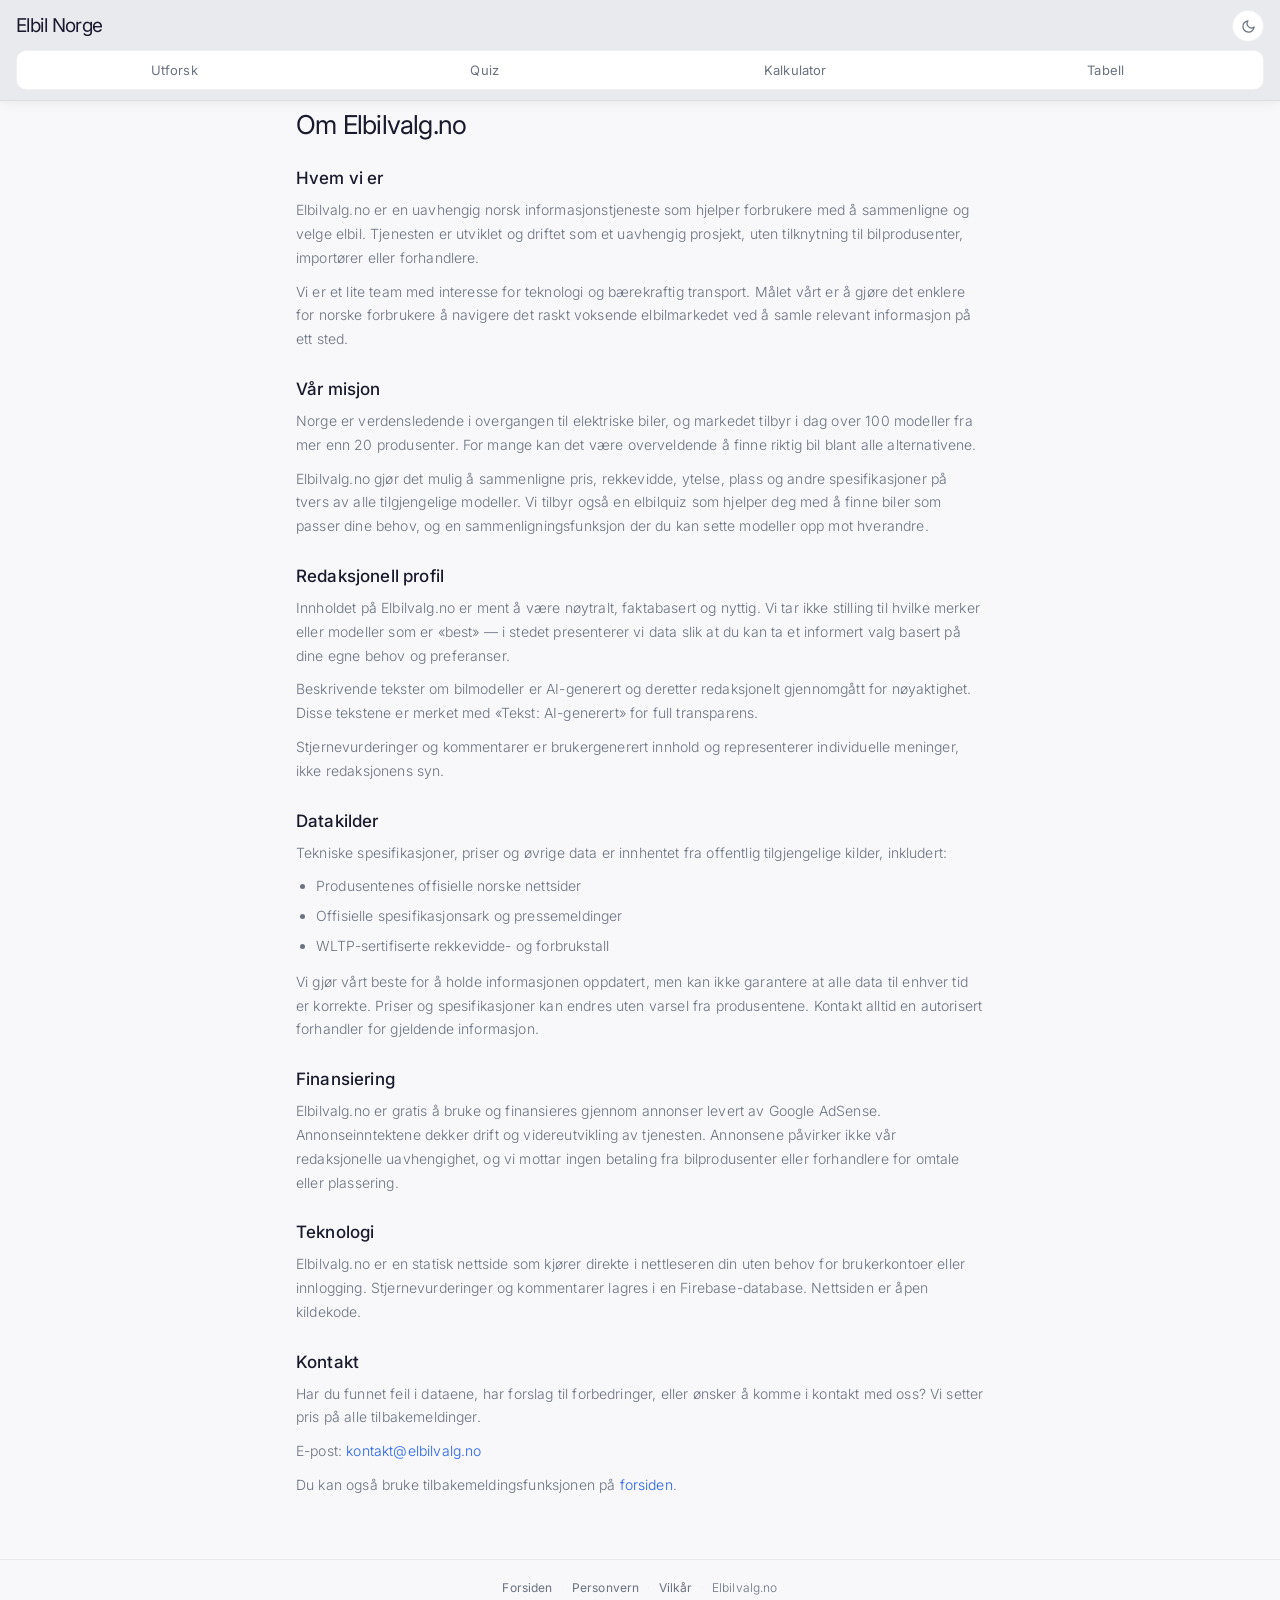
<file: om-oss.html>
<!DOCTYPE html>
<html lang="no">
<head>
    <meta charset="UTF-8">
    <meta name="viewport" content="width=device-width, initial-scale=1.0, viewport-fit=cover">
    <meta name="theme-color" content="#f8f8fa">
    <script>
        (function() {
            var t = localStorage.getItem('theme');
            if (!t && window.matchMedia && window.matchMedia('(prefers-color-scheme: dark)').matches) t = 'dark';
            if (t === 'dark') {
                document.documentElement.setAttribute('data-theme', 'dark');
                var m = document.querySelector('meta[name="theme-color"]');
                if (m) m.content = '#16161e';
            }
        })();
    </script>
    <title>Om oss | Elbilvalg.no</title>
    <meta name="description" content="Om Elbilvalg.no – en uavhengig norsk tjeneste for sammenligning av elbiler. Les om hvem vi er, vår redaksjonelle profil og hvordan vi jobber.">
    <link rel="canonical" href="https://elbilvalg.no/om-oss.html">
    <meta property="og:title" content="Om oss | Elbilvalg.no">
    <meta property="og:description" content="Elbilvalg.no er en uavhengig norsk tjeneste for sammenligning av elbiler. Les om hvem vi er og hvordan vi jobber.">
    <meta property="og:type" content="website">
    <meta property="og:locale" content="nb_NO">
    <link rel="preconnect" href="https://fonts.googleapis.com">
    <link rel="preconnect" href="https://fonts.gstatic.com" crossorigin>
    <link href="https://fonts.googleapis.com/css2?family=Inter:wght@300;400;500;600;700&display=swap" rel="stylesheet">
    <link rel="stylesheet" href="styles.css?v=20260422">
    <meta name="google-adsense-account" content="ca-pub-4678480487049419">
    <script async src="https://www.googletagmanager.com/gtag/js?id=G-3TDS5SGX53"></script>
    <script>
        window.dataLayer = window.dataLayer || [];
        function gtag(){dataLayer.push(arguments);}
        var _cc = localStorage.getItem('cookie-consent');
        if (_cc === 'accepted') {
            gtag('consent', 'default', { analytics_storage: 'granted', ad_storage: 'granted', ad_personalization: 'granted', ad_user_data: 'granted' });
        } else {
            gtag('consent', 'default', { analytics_storage: 'denied', ad_storage: 'denied', ad_personalization: 'denied', ad_user_data: 'denied' });
        }
        gtag('js', new Date());
        gtag('config', 'G-3TDS5SGX53');
    </script>
</head>
<body>
    <div class="sticky-top">
        <header class="app-header">
            <a href="/" class="brand" aria-label="Elbil Norge – forside">Elbil Norge</a>
            <button class="theme-toggle" onclick="toggleTheme()" aria-label="Bytt tema">
                <svg class="icon-moon" viewBox="0 0 24 24" fill="none" stroke="currentColor" stroke-width="2" stroke-linecap="round" stroke-linejoin="round"><path d="M21 12.79A9 9 0 1 1 11.21 3 7 7 0 0 0 21 12.79z"/></svg>
                <svg class="icon-sun" viewBox="0 0 24 24" fill="none" stroke="currentColor" stroke-width="2" stroke-linecap="round" stroke-linejoin="round"><circle cx="12" cy="12" r="4"/><path d="M12 2v2M12 20v2M4.93 4.93l1.41 1.41M17.66 17.66l1.41 1.41M2 12h2M20 12h2M4.93 19.07l1.41-1.41M17.66 6.34l1.41-1.41"/></svg>
            </button>
        </header>
        <nav class="tab-bar">
            <a href="/" class="tab tab-link">Utforsk</a>
            <a href="/finn-din-elbil.html" class="tab tab-link">Quiz</a>
            <a href="/kalkulator.html" class="tab tab-link">Kalkulator</a>
            <a href="/tabell.html" class="tab tab-link">Tabell</a>
        </nav>
    </div>
    <script>
    function toggleTheme(){var d=document.documentElement,t=d.getAttribute('data-theme')==='dark'?'light':'dark';d.setAttribute('data-theme',t);localStorage.setItem('theme',t);var m=document.querySelector('meta[name="theme-color"]');if(m)m.content=t==='dark'?'#16161e':'#f8f8fa';}
    </script>

    <div class="static-page">
        <article class="static-content">
            <h1>Om Elbilvalg.no</h1>

            <section>
                <h2>Hvem vi er</h2>
                <p>Elbilvalg.no er en uavhengig norsk informasjonstjeneste som hjelper forbrukere med å sammenligne og velge elbil. Tjenesten er utviklet og driftet som et uavhengig prosjekt, uten tilknytning til bilprodusenter, importører eller forhandlere.</p>
                <p>Vi er et lite team med interesse for teknologi og bærekraftig transport. Målet vårt er å gjøre det enklere for norske forbrukere å navigere det raskt voksende elbilmarkedet ved å samle relevant informasjon på ett sted.</p>
            </section>

            <section>
                <h2>Vår misjon</h2>
                <p>Norge er verdensledende i overgangen til elektriske biler, og markedet tilbyr i dag over 100 modeller fra mer enn 20 produsenter. For mange kan det være overveldende å finne riktig bil blant alle alternativene.</p>
                <p>Elbilvalg.no gjør det mulig å sammenligne pris, rekkevidde, ytelse, plass og andre spesifikasjoner på tvers av alle tilgjengelige modeller. Vi tilbyr også en elbilquiz som hjelper deg med å finne biler som passer dine behov, og en sammenligningsfunksjon der du kan sette modeller opp mot hverandre.</p>
            </section>

            <section>
                <h2>Redaksjonell profil</h2>
                <p>Innholdet på Elbilvalg.no er ment å være nøytralt, faktabasert og nyttig. Vi tar ikke stilling til hvilke merker eller modeller som er «best» — i stedet presenterer vi data slik at du kan ta et informert valg basert på dine egne behov og preferanser.</p>
                <p>Beskrivende tekster om bilmodeller er AI-generert og deretter redaksjonelt gjennomgått for nøyaktighet. Disse tekstene er merket med «Tekst: AI-generert» for full transparens.</p>
                <p>Stjernevurderinger og kommentarer er brukergenerert innhold og representerer individuelle meninger, ikke redaksjonens syn.</p>
            </section>

            <section>
                <h2>Datakilder</h2>
                <p>Tekniske spesifikasjoner, priser og øvrige data er innhentet fra offentlig tilgjengelige kilder, inkludert:</p>
                <ul>
                    <li>Produsentenes offisielle norske nettsider</li>
                    <li>Offisielle spesifikasjonsark og pressemeldinger</li>
                    <li>WLTP-sertifiserte rekkevidde- og forbrukstall</li>
                </ul>
                <p>Vi gjør vårt beste for å holde informasjonen oppdatert, men kan ikke garantere at alle data til enhver tid er korrekte. Priser og spesifikasjoner kan endres uten varsel fra produsentene. Kontakt alltid en autorisert forhandler for gjeldende informasjon.</p>
            </section>

            <section>
                <h2>Finansiering</h2>
                <p>Elbilvalg.no er gratis å bruke og finansieres gjennom annonser levert av Google AdSense. Annonseinntektene dekker drift og videreutvikling av tjenesten. Annonsene påvirker ikke vår redaksjonelle uavhengighet, og vi mottar ingen betaling fra bilprodusenter eller forhandlere for omtale eller plassering.</p>
            </section>

            <section>
                <h2>Teknologi</h2>
                <p>Elbilvalg.no er en statisk nettside som kjører direkte i nettleseren din uten behov for brukerkontoer eller innlogging. Stjernevurderinger og kommentarer lagres i en Firebase-database. Nettsiden er åpen kildekode.</p>
            </section>

            <section>
                <h2>Kontakt</h2>
                <p>Har du funnet feil i dataene, har forslag til forbedringer, eller ønsker å komme i kontakt med oss? Vi setter pris på alle tilbakemeldinger.</p>
                <p>E-post: <a href="mailto:kontakt@elbilvalg.no">kontakt@elbilvalg.no</a></p>
                <p>Du kan også bruke tilbakemeldingsfunksjonen på <a href="/">forsiden</a>.</p>
            </section>
        </article>

    </div>

    <footer class="site-footer">
        <nav class="site-footer-nav">
            <a href="/">Forsiden</a>
            <span class="site-footer-sep">·</span>
            <a href="/personvern.html">Personvern</a>
            <span class="site-footer-sep">·</span>
            <a href="/vilkaar.html">Vilkår</a>
            <span class="site-footer-sep">·</span>
            <span class="site-footer-copy">Elbilvalg.no</span>
        </nav>
    </footer>
</body>
</html>
</file>
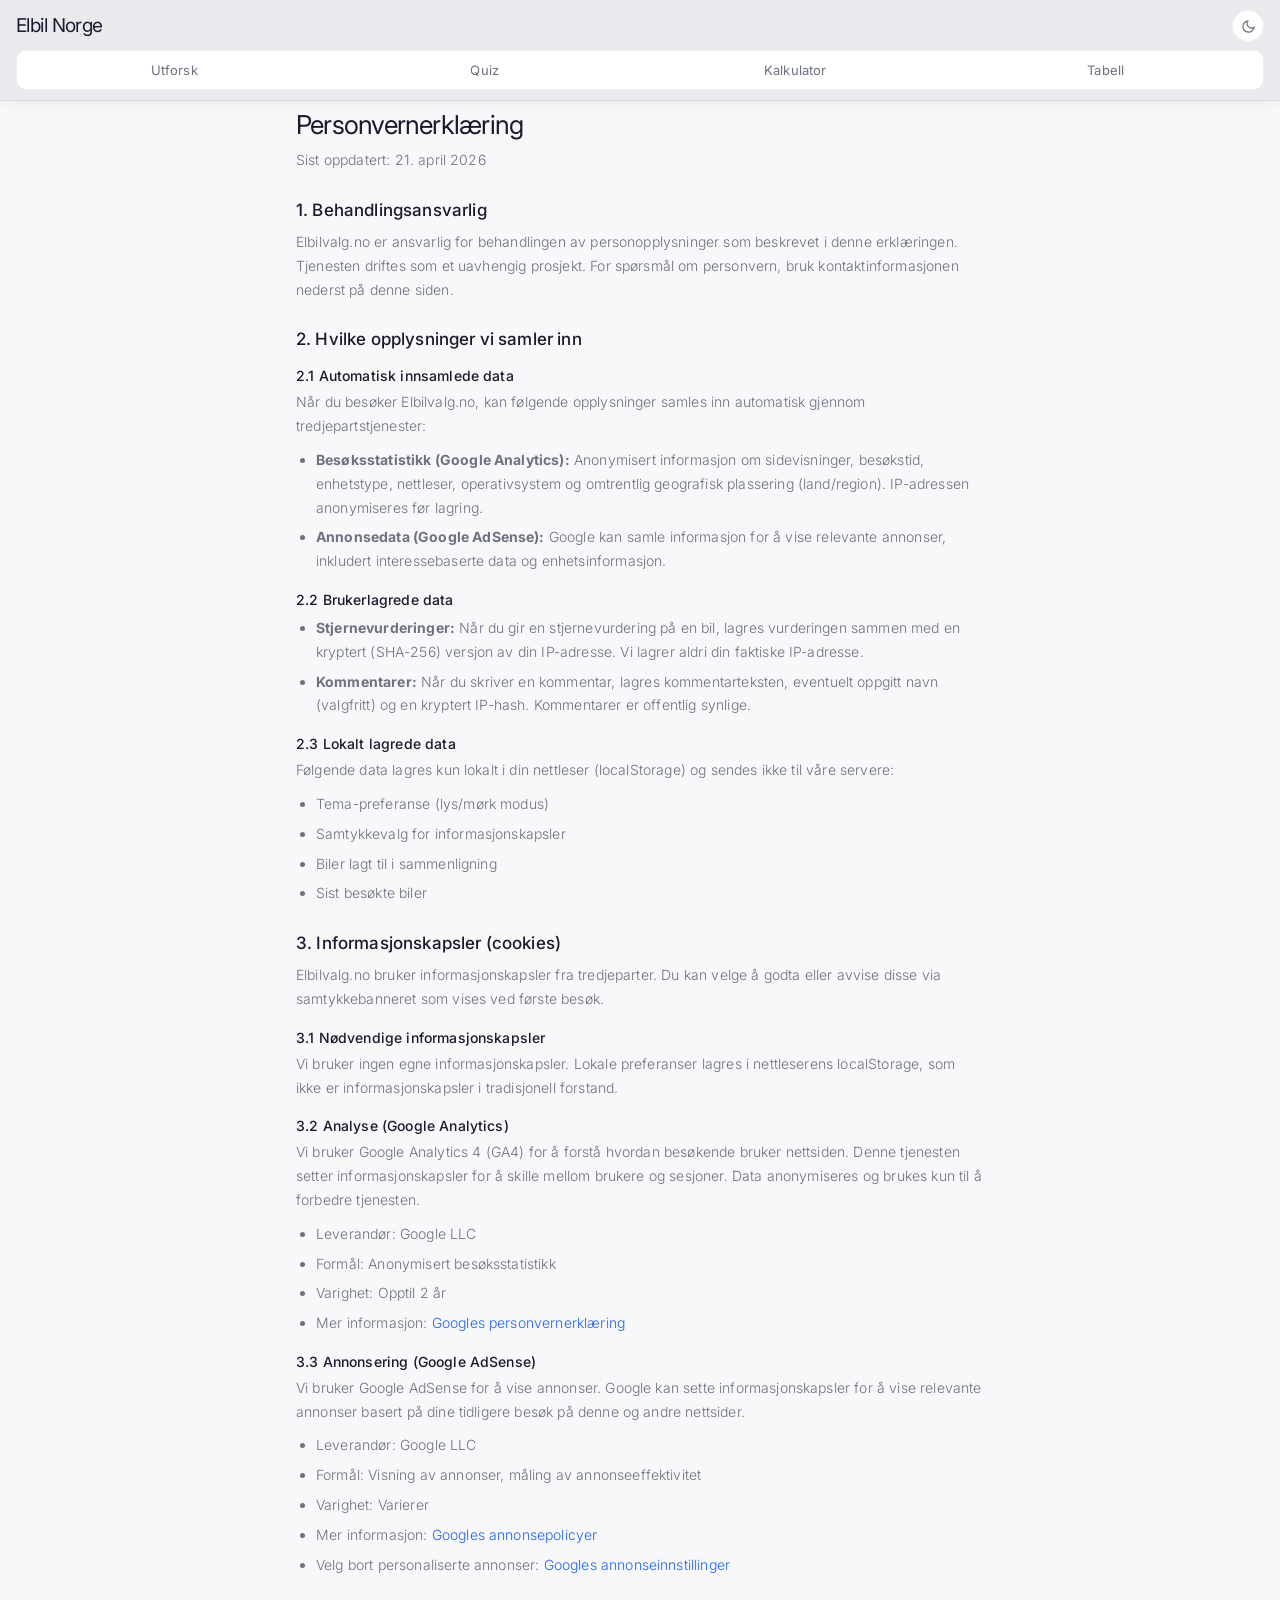
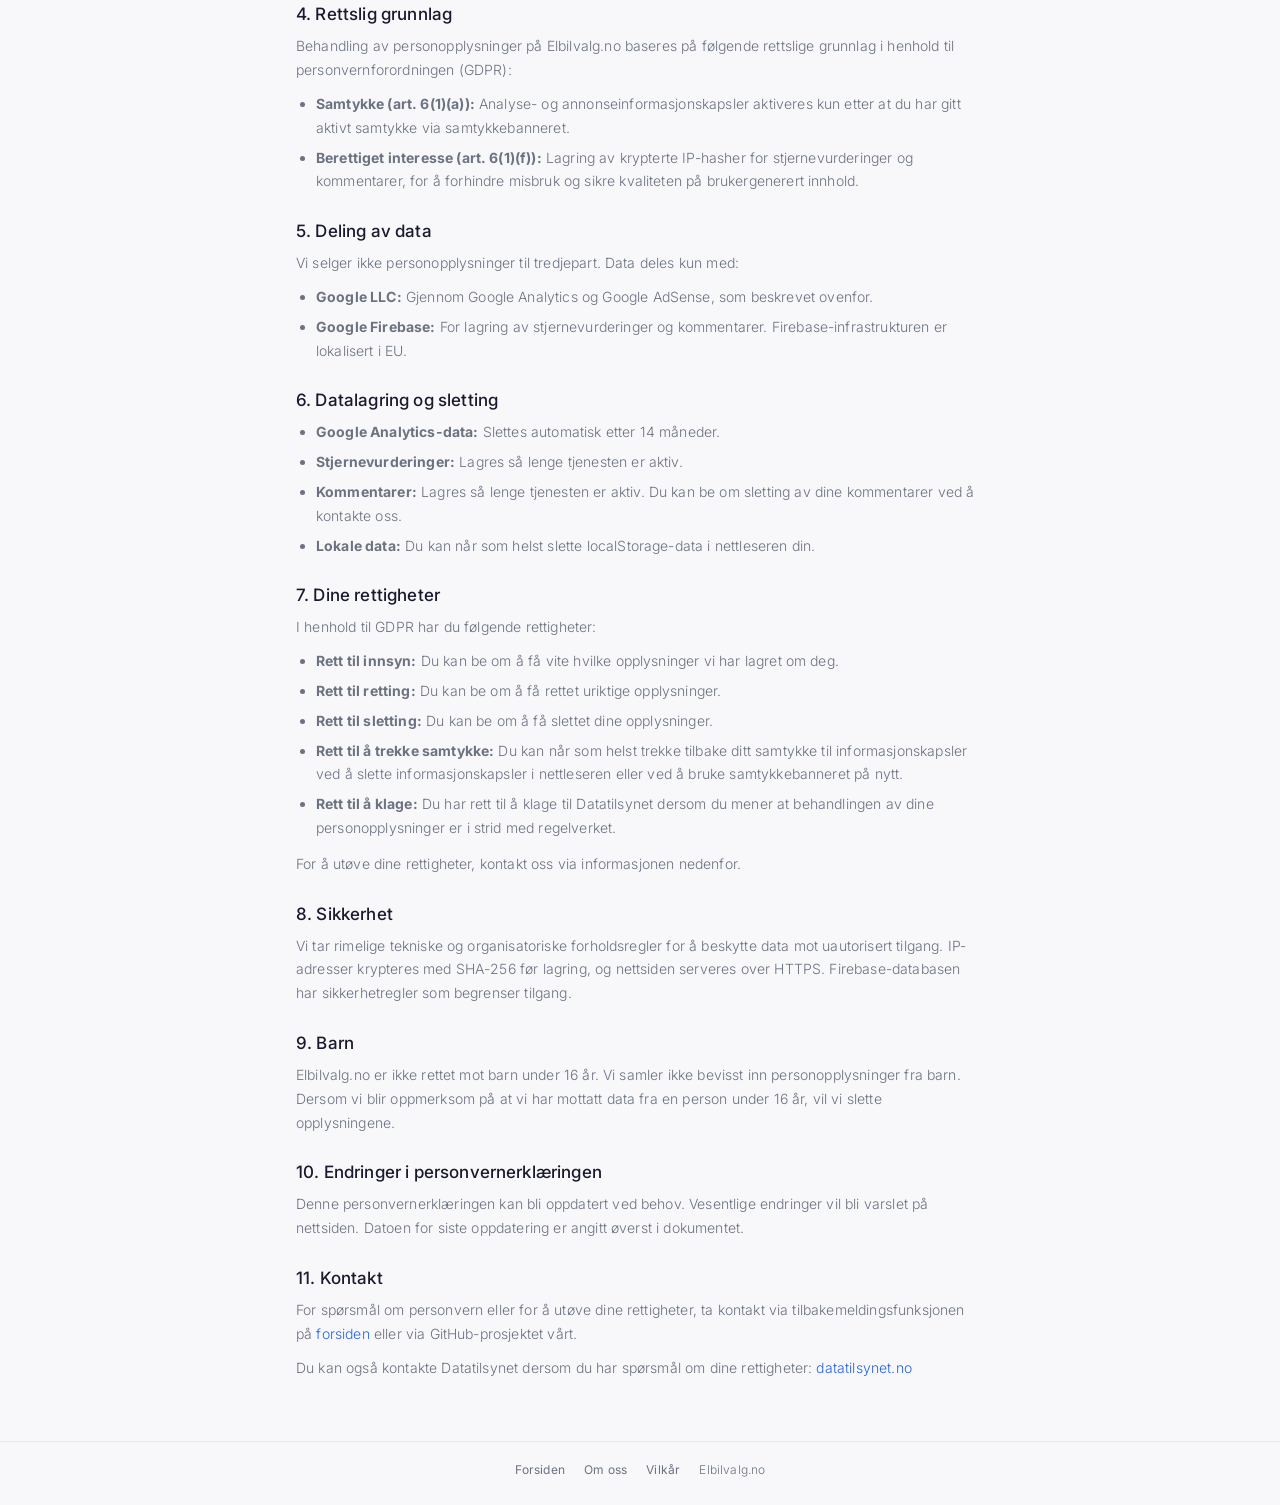
<file: personvern.html>
<!DOCTYPE html>
<html lang="no">
<head>
    <meta charset="UTF-8">
    <meta name="viewport" content="width=device-width, initial-scale=1.0, viewport-fit=cover">
    <meta name="theme-color" content="#f8f8fa">
    <script>
        (function() {
            var t = localStorage.getItem('theme');
            if (!t && window.matchMedia && window.matchMedia('(prefers-color-scheme: dark)').matches) t = 'dark';
            if (t === 'dark') {
                document.documentElement.setAttribute('data-theme', 'dark');
                var m = document.querySelector('meta[name="theme-color"]');
                if (m) m.content = '#16161e';
            }
        })();
    </script>
    <title>Personvernerklæring | Elbilvalg.no</title>
    <meta name="description" content="Personvernerklæring for Elbilvalg.no. Les om hvordan vi behandler dine data, informasjonskapsler og dine rettigheter.">
    <link rel="canonical" href="https://elbilvalg.no/personvern.html">
    <meta property="og:title" content="Personvernerklæring | Elbilvalg.no">
    <meta property="og:type" content="website">
    <meta property="og:locale" content="nb_NO">
    <link rel="preconnect" href="https://fonts.googleapis.com">
    <link rel="preconnect" href="https://fonts.gstatic.com" crossorigin>
    <link href="https://fonts.googleapis.com/css2?family=Inter:wght@300;400;500;600;700&display=swap" rel="stylesheet">
    <link rel="stylesheet" href="styles.css?v=20260422">
    <meta name="google-adsense-account" content="ca-pub-4678480487049419">
    <script async src="https://www.googletagmanager.com/gtag/js?id=G-3TDS5SGX53"></script>
    <script>
        window.dataLayer = window.dataLayer || [];
        function gtag(){dataLayer.push(arguments);}
        var _cc = localStorage.getItem('cookie-consent');
        if (_cc === 'accepted') {
            gtag('consent', 'default', { analytics_storage: 'granted', ad_storage: 'granted', ad_personalization: 'granted', ad_user_data: 'granted' });
        } else {
            gtag('consent', 'default', { analytics_storage: 'denied', ad_storage: 'denied', ad_personalization: 'denied', ad_user_data: 'denied' });
        }
        gtag('js', new Date());
        gtag('config', 'G-3TDS5SGX53');
    </script>
</head>
<body>
    <div class="sticky-top">
        <header class="app-header">
            <a href="/" class="brand" aria-label="Elbil Norge – forside">Elbil Norge</a>
            <button class="theme-toggle" onclick="toggleTheme()" aria-label="Bytt tema">
                <svg class="icon-moon" viewBox="0 0 24 24" fill="none" stroke="currentColor" stroke-width="2" stroke-linecap="round" stroke-linejoin="round"><path d="M21 12.79A9 9 0 1 1 11.21 3 7 7 0 0 0 21 12.79z"/></svg>
                <svg class="icon-sun" viewBox="0 0 24 24" fill="none" stroke="currentColor" stroke-width="2" stroke-linecap="round" stroke-linejoin="round"><circle cx="12" cy="12" r="4"/><path d="M12 2v2M12 20v2M4.93 4.93l1.41 1.41M17.66 17.66l1.41 1.41M2 12h2M20 12h2M4.93 19.07l1.41-1.41M17.66 6.34l1.41-1.41"/></svg>
            </button>
        </header>
        <nav class="tab-bar">
            <a href="/" class="tab tab-link">Utforsk</a>
            <a href="/finn-din-elbil.html" class="tab tab-link">Quiz</a>
            <a href="/kalkulator.html" class="tab tab-link">Kalkulator</a>
            <a href="/tabell.html" class="tab tab-link">Tabell</a>
        </nav>
    </div>
    <script>
    function toggleTheme(){var d=document.documentElement,t=d.getAttribute('data-theme')==='dark'?'light':'dark';d.setAttribute('data-theme',t);localStorage.setItem('theme',t);var m=document.querySelector('meta[name="theme-color"]');if(m)m.content=t==='dark'?'#16161e':'#f8f8fa';}
    </script>

    <div class="static-page">
        <article class="static-content">
            <h1>Personvernerklæring</h1>
            <p class="static-updated">Sist oppdatert: 21. april 2026</p>

            <section>
                <h2>1. Behandlingsansvarlig</h2>
                <p>Elbilvalg.no er ansvarlig for behandlingen av personopplysninger som beskrevet i denne erklæringen. Tjenesten driftes som et uavhengig prosjekt. For spørsmål om personvern, bruk kontaktinformasjonen nederst på denne siden.</p>
            </section>

            <section>
                <h2>2. Hvilke opplysninger vi samler inn</h2>

                <h3>2.1 Automatisk innsamlede data</h3>
                <p>Når du besøker Elbilvalg.no, kan følgende opplysninger samles inn automatisk gjennom tredjepartstjenester:</p>
                <ul>
                    <li><strong>Besøksstatistikk (Google Analytics):</strong> Anonymisert informasjon om sidevisninger, besøkstid, enhetstype, nettleser, operativsystem og omtrentlig geografisk plassering (land/region). IP-adressen anonymiseres før lagring.</li>
                    <li><strong>Annonsedata (Google AdSense):</strong> Google kan samle informasjon for å vise relevante annonser, inkludert interessebaserte data og enhetsinformasjon.</li>
                </ul>

                <h3>2.2 Brukerlagrede data</h3>
                <ul>
                    <li><strong>Stjernevurderinger:</strong> Når du gir en stjernevurdering på en bil, lagres vurderingen sammen med en kryptert (SHA-256) versjon av din IP-adresse. Vi lagrer aldri din faktiske IP-adresse.</li>
                    <li><strong>Kommentarer:</strong> Når du skriver en kommentar, lagres kommentarteksten, eventuelt oppgitt navn (valgfritt) og en kryptert IP-hash. Kommentarer er offentlig synlige.</li>
                </ul>

                <h3>2.3 Lokalt lagrede data</h3>
                <p>Følgende data lagres kun lokalt i din nettleser (localStorage) og sendes ikke til våre servere:</p>
                <ul>
                    <li>Tema-preferanse (lys/mørk modus)</li>
                    <li>Samtykkevalg for informasjonskapsler</li>
                    <li>Biler lagt til i sammenligning</li>
                    <li>Sist besøkte biler</li>
                </ul>
            </section>

            <section>
                <h2>3. Informasjonskapsler (cookies)</h2>
                <p>Elbilvalg.no bruker informasjonskapsler fra tredjeparter. Du kan velge å godta eller avvise disse via samtykkebanneret som vises ved første besøk.</p>

                <h3>3.1 Nødvendige informasjonskapsler</h3>
                <p>Vi bruker ingen egne informasjonskapsler. Lokale preferanser lagres i nettleserens localStorage, som ikke er informasjonskapsler i tradisjonell forstand.</p>

                <h3>3.2 Analyse (Google Analytics)</h3>
                <p>Vi bruker Google Analytics 4 (GA4) for å forstå hvordan besøkende bruker nettsiden. Denne tjenesten setter informasjonskapsler for å skille mellom brukere og sesjoner. Data anonymiseres og brukes kun til å forbedre tjenesten.</p>
                <ul>
                    <li>Leverandør: Google LLC</li>
                    <li>Formål: Anonymisert besøksstatistikk</li>
                    <li>Varighet: Opptil 2 år</li>
                    <li>Mer informasjon: <a href="https://policies.google.com/privacy" target="_blank" rel="noopener">Googles personvernerklæring</a></li>
                </ul>

                <h3>3.3 Annonsering (Google AdSense)</h3>
                <p>Vi bruker Google AdSense for å vise annonser. Google kan sette informasjonskapsler for å vise relevante annonser basert på dine tidligere besøk på denne og andre nettsider.</p>
                <ul>
                    <li>Leverandør: Google LLC</li>
                    <li>Formål: Visning av annonser, måling av annonseeffektivitet</li>
                    <li>Varighet: Varierer</li>
                    <li>Mer informasjon: <a href="https://policies.google.com/technologies/ads" target="_blank" rel="noopener">Googles annonsepolicyer</a></li>
                    <li>Velg bort personaliserte annonser: <a href="https://adssettings.google.com/" target="_blank" rel="noopener">Googles annonseinnstillinger</a></li>
                </ul>
            </section>

            <section>
                <h2>4. Rettslig grunnlag</h2>
                <p>Behandling av personopplysninger på Elbilvalg.no baseres på følgende rettslige grunnlag i henhold til personvernforordningen (GDPR):</p>
                <ul>
                    <li><strong>Samtykke (art. 6(1)(a)):</strong> Analyse- og annonseinformasjonskapsler aktiveres kun etter at du har gitt aktivt samtykke via samtykkebanneret.</li>
                    <li><strong>Berettiget interesse (art. 6(1)(f)):</strong> Lagring av krypterte IP-hasher for stjernevurderinger og kommentarer, for å forhindre misbruk og sikre kvaliteten på brukergenerert innhold.</li>
                </ul>
            </section>

            <section>
                <h2>5. Deling av data</h2>
                <p>Vi selger ikke personopplysninger til tredjepart. Data deles kun med:</p>
                <ul>
                    <li><strong>Google LLC:</strong> Gjennom Google Analytics og Google AdSense, som beskrevet ovenfor.</li>
                    <li><strong>Google Firebase:</strong> For lagring av stjernevurderinger og kommentarer. Firebase-infrastrukturen er lokalisert i EU.</li>
                </ul>
            </section>

            <section>
                <h2>6. Datalagring og sletting</h2>
                <ul>
                    <li><strong>Google Analytics-data:</strong> Slettes automatisk etter 14 måneder.</li>
                    <li><strong>Stjernevurderinger:</strong> Lagres så lenge tjenesten er aktiv.</li>
                    <li><strong>Kommentarer:</strong> Lagres så lenge tjenesten er aktiv. Du kan be om sletting av dine kommentarer ved å kontakte oss.</li>
                    <li><strong>Lokale data:</strong> Du kan når som helst slette localStorage-data i nettleseren din.</li>
                </ul>
            </section>

            <section>
                <h2>7. Dine rettigheter</h2>
                <p>I henhold til GDPR har du følgende rettigheter:</p>
                <ul>
                    <li><strong>Rett til innsyn:</strong> Du kan be om å få vite hvilke opplysninger vi har lagret om deg.</li>
                    <li><strong>Rett til retting:</strong> Du kan be om å få rettet uriktige opplysninger.</li>
                    <li><strong>Rett til sletting:</strong> Du kan be om å få slettet dine opplysninger.</li>
                    <li><strong>Rett til å trekke samtykke:</strong> Du kan når som helst trekke tilbake ditt samtykke til informasjonskapsler ved å slette informasjonskapsler i nettleseren eller ved å bruke samtykkebanneret på nytt.</li>
                    <li><strong>Rett til å klage:</strong> Du har rett til å klage til Datatilsynet dersom du mener at behandlingen av dine personopplysninger er i strid med regelverket.</li>
                </ul>
                <p>For å utøve dine rettigheter, kontakt oss via informasjonen nedenfor.</p>
            </section>

            <section>
                <h2>8. Sikkerhet</h2>
                <p>Vi tar rimelige tekniske og organisatoriske forholdsregler for å beskytte data mot uautorisert tilgang. IP-adresser krypteres med SHA-256 før lagring, og nettsiden serveres over HTTPS. Firebase-databasen har sikkerhetregler som begrenser tilgang.</p>
            </section>

            <section>
                <h2>9. Barn</h2>
                <p>Elbilvalg.no er ikke rettet mot barn under 16 år. Vi samler ikke bevisst inn personopplysninger fra barn. Dersom vi blir oppmerksom på at vi har mottatt data fra en person under 16 år, vil vi slette opplysningene.</p>
            </section>

            <section>
                <h2>10. Endringer i personvernerklæringen</h2>
                <p>Denne personvernerklæringen kan bli oppdatert ved behov. Vesentlige endringer vil bli varslet på nettsiden. Datoen for siste oppdatering er angitt øverst i dokumentet.</p>
            </section>

            <section>
                <h2>11. Kontakt</h2>
                <p>For spørsmål om personvern eller for å utøve dine rettigheter, ta kontakt via tilbakemeldingsfunksjonen på <a href="/">forsiden</a> eller via GitHub-prosjektet vårt.</p>
                <p>Du kan også kontakte Datatilsynet dersom du har spørsmål om dine rettigheter: <a href="https://www.datatilsynet.no" target="_blank" rel="noopener">datatilsynet.no</a></p>
            </section>
        </article>

    </div>

    <footer class="site-footer">
        <nav class="site-footer-nav">
            <a href="/">Forsiden</a>
            <span class="site-footer-sep">·</span>
            <a href="/om-oss.html">Om oss</a>
            <span class="site-footer-sep">·</span>
            <a href="/vilkaar.html">Vilkår</a>
            <span class="site-footer-sep">·</span>
            <span class="site-footer-copy">Elbilvalg.no</span>
        </nav>
    </footer>
</body>
</html>
</file>
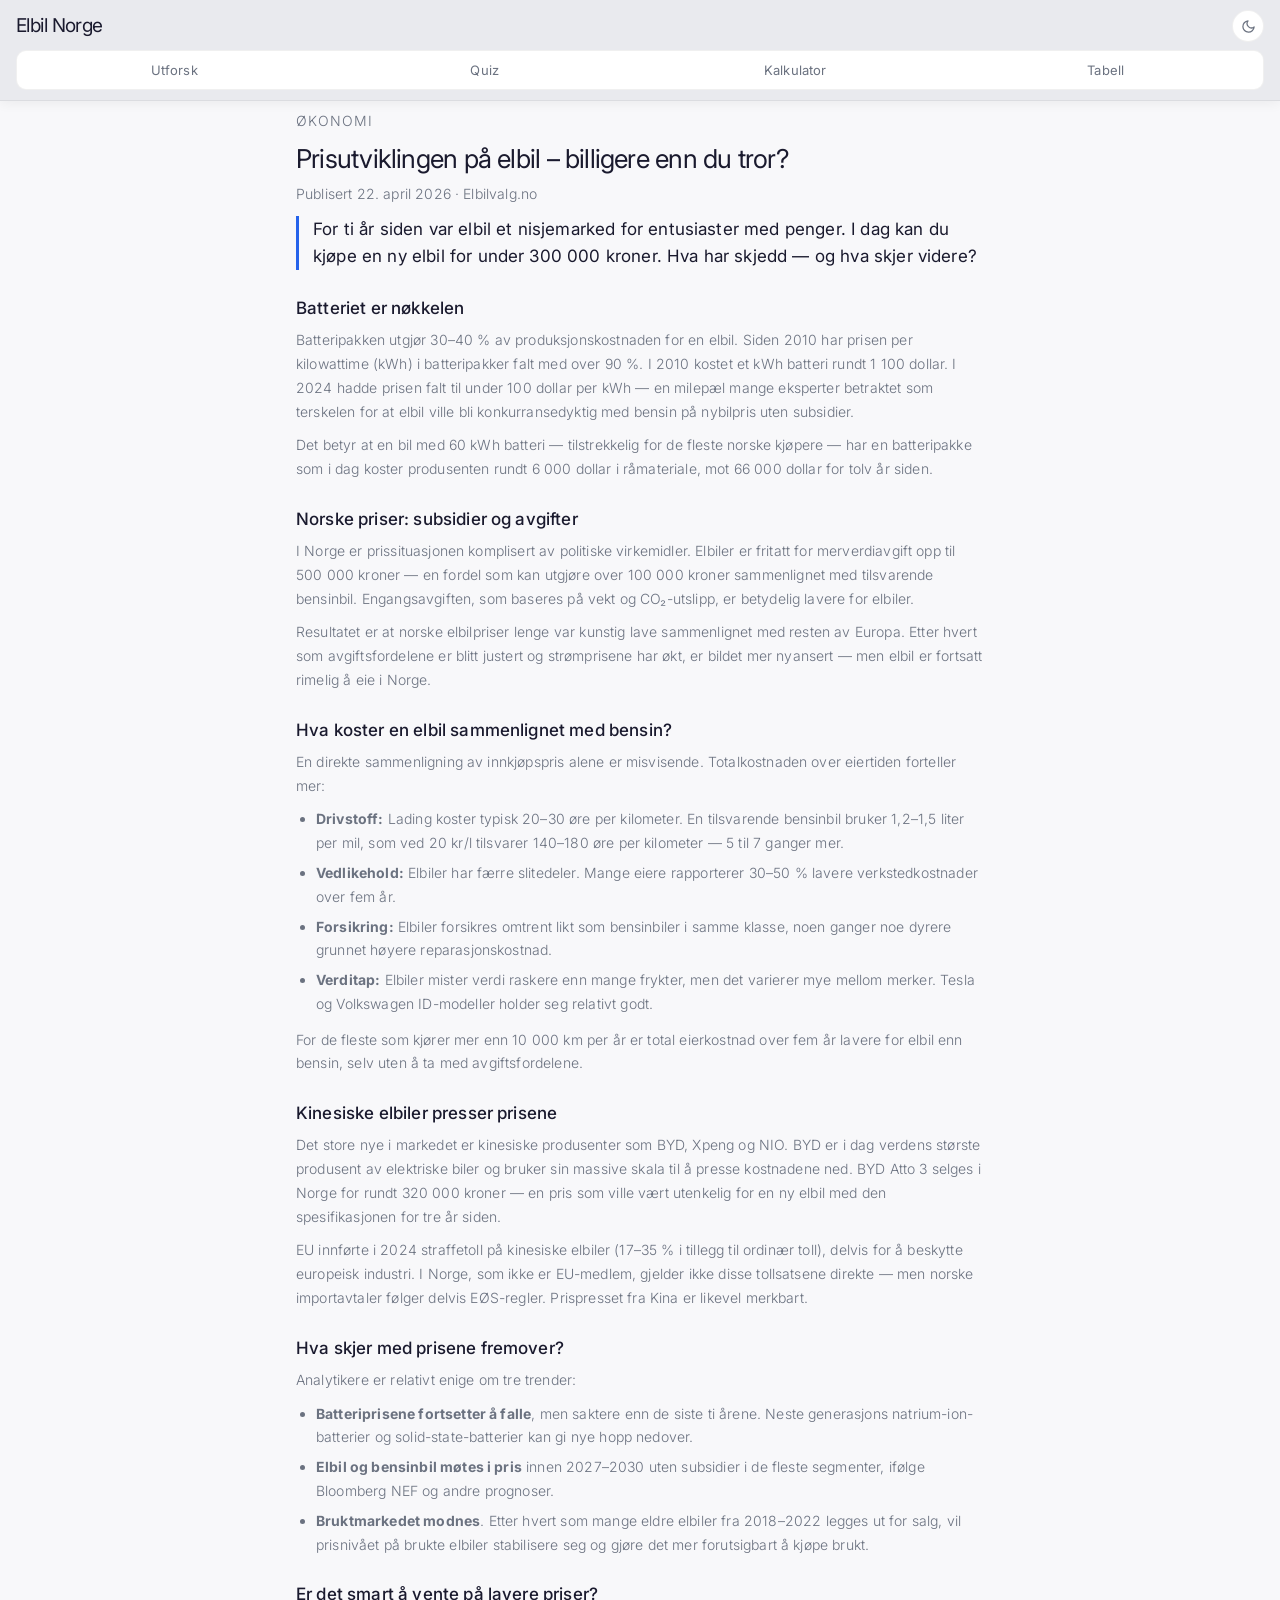
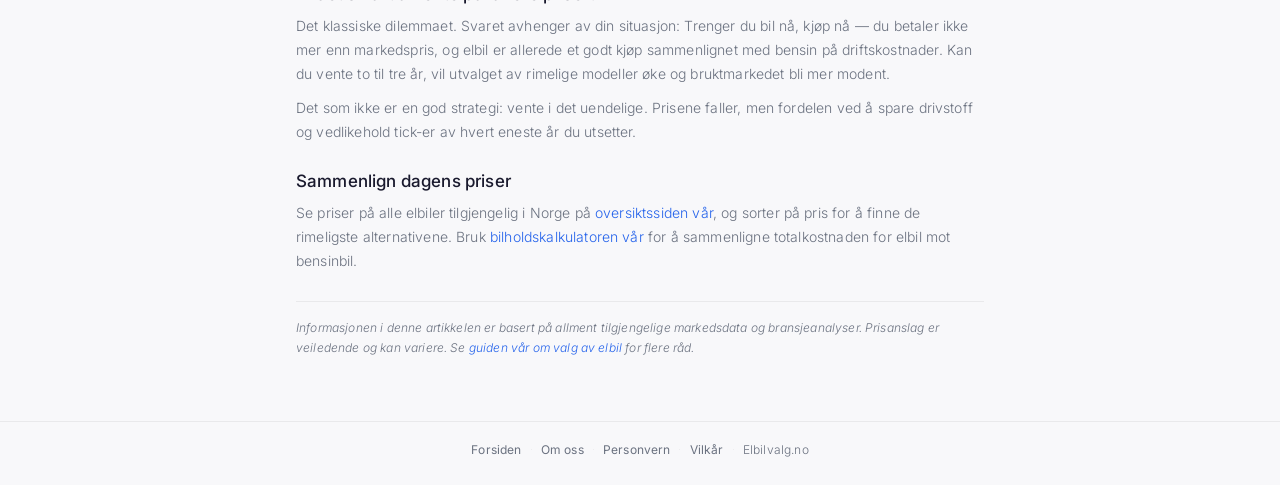
<file: prisutvikling-elbil.html>
<!DOCTYPE html>
<html lang="no">
<head>
    <meta charset="UTF-8">
    <meta name="viewport" content="width=device-width, initial-scale=1.0, viewport-fit=cover">
    <meta name="theme-color" content="#f8f8fa">
    <script>
        (function() {
            var t = localStorage.getItem('theme');
            if (!t && window.matchMedia && window.matchMedia('(prefers-color-scheme: dark)').matches) t = 'dark';
            if (t === 'dark') {
                document.documentElement.setAttribute('data-theme', 'dark');
                var m = document.querySelector('meta[name="theme-color"]');
                if (m) m.content = '#16161e';
            }
        })();
    </script>
    <title>Prisutviklingen på elbil – billigere enn du tror? | Elbilvalg.no</title>
    <meta name="description" content="Elbiler har blitt mye billigere de siste ti årene. Hvordan har prisene utviklet seg, og hva kan vi forvente fremover? En gjennomgang av prisutviklingen på elbil i Norge.">
    <link rel="canonical" href="https://elbilvalg.no/prisutvikling-elbil.html">
    <meta property="og:title" content="Prisutviklingen på elbil – billigere enn du tror? | Elbilvalg.no">
    <meta property="og:description" content="Batteriprisene har falt dramatisk. Hva betyr det for elbilprisene, og er elbil egentlig billigere enn bensin på sikt?">
    <meta property="og:type" content="article">
    <meta property="og:locale" content="nb_NO">
    <link rel="preconnect" href="https://fonts.googleapis.com">
    <link rel="preconnect" href="https://fonts.gstatic.com" crossorigin>
    <link href="https://fonts.googleapis.com/css2?family=Inter:wght@300;400;500;600;700&display=swap" rel="stylesheet">
    <link rel="stylesheet" href="styles.css?v=20260422">
    <meta name="google-adsense-account" content="ca-pub-4678480487049419">
    <script async src="https://pagead2.googlesyndication.com/pagead/js/adsbygoogle.js?client=ca-pub-4678480487049419" crossorigin="anonymous"></script>
    <script async src="https://www.googletagmanager.com/gtag/js?id=G-3TDS5SGX53"></script>
    <script>
        window.dataLayer = window.dataLayer || [];
        function gtag(){dataLayer.push(arguments);}
        var _cc = localStorage.getItem('cookie-consent');
        if (_cc === 'accepted') {
            gtag('consent', 'default', { analytics_storage: 'granted', ad_storage: 'granted', ad_personalization: 'granted', ad_user_data: 'granted' });
        } else {
            gtag('consent', 'default', { analytics_storage: 'denied', ad_storage: 'denied', ad_personalization: 'denied', ad_user_data: 'denied' });
        }
        gtag('js', new Date());
        gtag('config', 'G-3TDS5SGX53');
    </script>
    <script type="application/ld+json">
    {
        "@context": "https://schema.org",
        "@type": "Article",
        "headline": "Prisutviklingen på elbil – billigere enn du tror?",
        "description": "En gjennomgang av prisutviklingen på elbiler i Norge og hva vi kan forvente fremover.",
        "author": { "@type": "Organization", "name": "Elbilvalg.no" },
        "publisher": { "@type": "Organization", "name": "Elbilvalg.no", "url": "https://elbilvalg.no/" },
        "datePublished": "2026-04-22",
        "dateModified": "2026-04-22",
        "url": "https://elbilvalg.no/prisutvikling-elbil.html",
        "inLanguage": "nb-NO"
    }
    </script>
</head>
<body>
    <div class="sticky-top">
        <header class="app-header">
            <a href="/" class="brand" aria-label="Elbil Norge – forside">Elbil Norge</a>
            <button class="theme-toggle" onclick="toggleTheme()" aria-label="Bytt tema">
                <svg class="icon-moon" viewBox="0 0 24 24" fill="none" stroke="currentColor" stroke-width="2" stroke-linecap="round" stroke-linejoin="round"><path d="M21 12.79A9 9 0 1 1 11.21 3 7 7 0 0 0 21 12.79z"/></svg>
                <svg class="icon-sun" viewBox="0 0 24 24" fill="none" stroke="currentColor" stroke-width="2" stroke-linecap="round" stroke-linejoin="round"><circle cx="12" cy="12" r="4"/><path d="M12 2v2M12 20v2M4.93 4.93l1.41 1.41M17.66 17.66l1.41 1.41M2 12h2M20 12h2M4.93 19.07l1.41-1.41M17.66 6.34l1.41-1.41"/></svg>
            </button>
        </header>
        <nav class="tab-bar">
            <a href="/" class="tab tab-link">Utforsk</a>
            <a href="/finn-din-elbil.html" class="tab tab-link">Quiz</a>
            <a href="/kalkulator.html" class="tab tab-link">Kalkulator</a>
            <a href="/tabell.html" class="tab tab-link">Tabell</a>
        </nav>
    </div>
    <script>
    function toggleTheme(){var d=document.documentElement,t=d.getAttribute('data-theme')==='dark'?'light':'dark';d.setAttribute('data-theme',t);localStorage.setItem('theme',t);var m=document.querySelector('meta[name="theme-color"]');if(m)m.content=t==='dark'?'#16161e':'#f8f8fa';}
    </script>

    <div class="static-page">
        <article class="static-content">
            <p class="article-category">Økonomi</p>
            <h1>Prisutviklingen på elbil – billigere enn du tror?</h1>
            <p class="static-updated">Publisert 22. april 2026 · Elbilvalg.no</p>

            <p class="article-lead">For ti år siden var elbil et nisjemarked for entusiaster med penger. I dag kan du kjøpe en ny elbil for under 300 000 kroner. Hva har skjedd — og hva skjer videre?</p>

            <section>
                <h2>Batteriet er nøkkelen</h2>
                <p>Batteripakken utgjør 30–40 % av produksjonskostnaden for en elbil. Siden 2010 har prisen per kilowattime (kWh) i batteripakker falt med over 90 %. I 2010 kostet et kWh batteri rundt 1 100 dollar. I 2024 hadde prisen falt til under 100 dollar per kWh — en milepæl mange eksperter betraktet som terskelen for at elbil ville bli konkurransedyktig med bensin på nybilpris uten subsidier.</p>
                <p>Det betyr at en bil med 60 kWh batteri — tilstrekkelig for de fleste norske kjøpere — har en batteripakke som i dag koster produsenten rundt 6 000 dollar i råmateriale, mot 66 000 dollar for tolv år siden.</p>
            </section>

            <section>
                <h2>Norske priser: subsidier og avgifter</h2>
                <p>I Norge er prissituasjonen komplisert av politiske virkemidler. Elbiler er fritatt for merverdiavgift opp til 500 000 kroner — en fordel som kan utgjøre over 100 000 kroner sammenlignet med tilsvarende bensinbil. Engangsavgiften, som baseres på vekt og CO₂-utslipp, er betydelig lavere for elbiler.</p>
                <p>Resultatet er at norske elbilpriser lenge var kunstig lave sammenlignet med resten av Europa. Etter hvert som avgiftsfordelene er blitt justert og strømprisene har økt, er bildet mer nyansert — men elbil er fortsatt rimelig å eie i Norge.</p>
            </section>

            <section>
                <h2>Hva koster en elbil sammenlignet med bensin?</h2>
                <p>En direkte sammenligning av innkjøpspris alene er misvisende. Totalkostnaden over eiertiden forteller mer:</p>
                <ul>
                    <li><strong>Drivstoff:</strong> Lading koster typisk 20–30 øre per kilometer. En tilsvarende bensinbil bruker 1,2–1,5 liter per mil, som ved 20 kr/l tilsvarer 140–180 øre per kilometer — 5 til 7 ganger mer.</li>
                    <li><strong>Vedlikehold:</strong> Elbiler har færre slitedeler. Mange eiere rapporterer 30–50 % lavere verkstedkostnader over fem år.</li>
                    <li><strong>Forsikring:</strong> Elbiler forsikres omtrent likt som bensinbiler i samme klasse, noen ganger noe dyrere grunnet høyere reparasjonskostnad.</li>
                    <li><strong>Verditap:</strong> Elbiler mister verdi raskere enn mange frykter, men det varierer mye mellom merker. Tesla og Volkswagen ID-modeller holder seg relativt godt.</li>
                </ul>
                <p>For de fleste som kjører mer enn 10 000 km per år er total eierkostnad over fem år lavere for elbil enn bensin, selv uten å ta med avgiftsfordelene.</p>
            </section>

            <section>
                <h2>Kinesiske elbiler presser prisene</h2>
                <p>Det store nye i markedet er kinesiske produsenter som BYD, Xpeng og NIO. BYD er i dag verdens største produsent av elektriske biler og bruker sin massive skala til å presse kostnadene ned. BYD Atto 3 selges i Norge for rundt 320 000 kroner — en pris som ville vært utenkelig for en ny elbil med den spesifikasjonen for tre år siden.</p>
                <p>EU innførte i 2024 straffetoll på kinesiske elbiler (17–35 % i tillegg til ordinær toll), delvis for å beskytte europeisk industri. I Norge, som ikke er EU-medlem, gjelder ikke disse tollsatsene direkte — men norske importavtaler følger delvis EØS-regler. Prispresset fra Kina er likevel merkbart.</p>
            </section>

            <section>
                <h2>Hva skjer med prisene fremover?</h2>
                <p>Analytikere er relativt enige om tre trender:</p>
                <ul>
                    <li><strong>Batteriprisene fortsetter å falle</strong>, men saktere enn de siste ti årene. Neste generasjons natrium-ion-batterier og solid-state-batterier kan gi nye hopp nedover.</li>
                    <li><strong>Elbil og bensinbil møtes i pris</strong> innen 2027–2030 uten subsidier i de fleste segmenter, ifølge Bloomberg NEF og andre prognoser.</li>
                    <li><strong>Bruktmarkedet modnes</strong>. Etter hvert som mange eldre elbiler fra 2018–2022 legges ut for salg, vil prisnivået på brukte elbiler stabilisere seg og gjøre det mer forutsigbart å kjøpe brukt.</li>
                </ul>
            </section>

            <section>
                <h2>Er det smart å vente på lavere priser?</h2>
                <p>Det klassiske dilemmaet. Svaret avhenger av din situasjon: Trenger du bil nå, kjøp nå — du betaler ikke mer enn markedspris, og elbil er allerede et godt kjøp sammenlignet med bensin på driftskostnader. Kan du vente to til tre år, vil utvalget av rimelige modeller øke og bruktmarkedet bli mer modent.</p>
                <p>Det som ikke er en god strategi: vente i det uendelige. Prisene faller, men fordelen ved å spare drivstoff og vedlikehold tick-er av hvert eneste år du utsetter.</p>
            </section>

            <section>
                <h2>Sammenlign dagens priser</h2>
                <p>Se priser på alle elbiler tilgjengelig i Norge på <a href="/">oversiktssiden vår</a>, og sorter på pris for å finne de rimeligste alternativene. Bruk <a href="/kalkulator.html">bilholdskalkulatoren vår</a> for å sammenligne totalkostnaden for elbil mot bensinbil.</p>
            </section>

            <p class="article-disclosure"><em>Informasjonen i denne artikkelen er basert på allment tilgjengelige markedsdata og bransjeanalyser. Prisanslag er veiledende og kan variere. Se <a href="/tips-velge-elbil.html">guiden vår om valg av elbil</a> for flere råd.</em></p>
        </article>
    </div>

    <footer class="site-footer">
        <nav class="site-footer-nav">
            <a href="/">Forsiden</a>
            <span class="site-footer-sep">·</span>
            <a href="/om-oss.html">Om oss</a>
            <span class="site-footer-sep">·</span>
            <a href="/personvern.html">Personvern</a>
            <span class="site-footer-sep">·</span>
            <a href="/vilkaar.html">Vilkår</a>
            <span class="site-footer-sep">·</span>
            <span class="site-footer-copy">Elbilvalg.no</span>
        </nav>
    </footer>
</body>
</html>
</file>
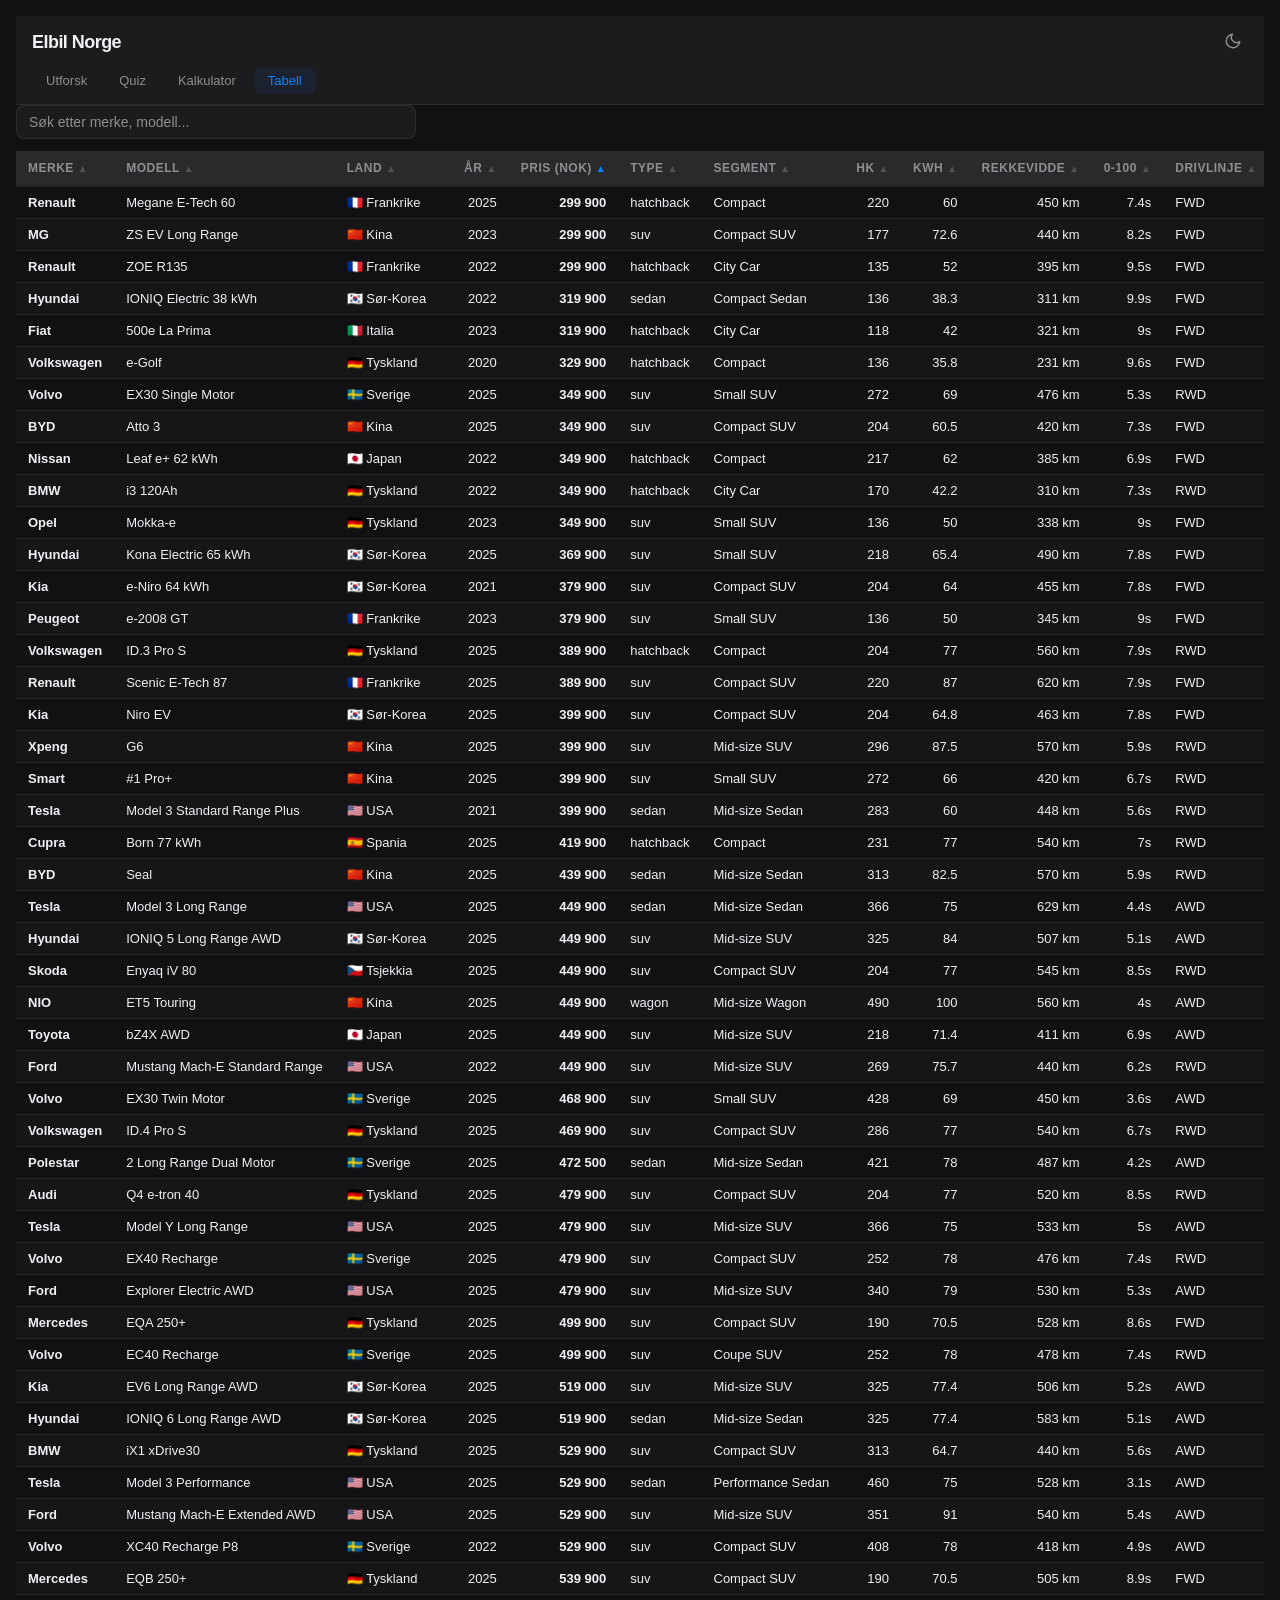
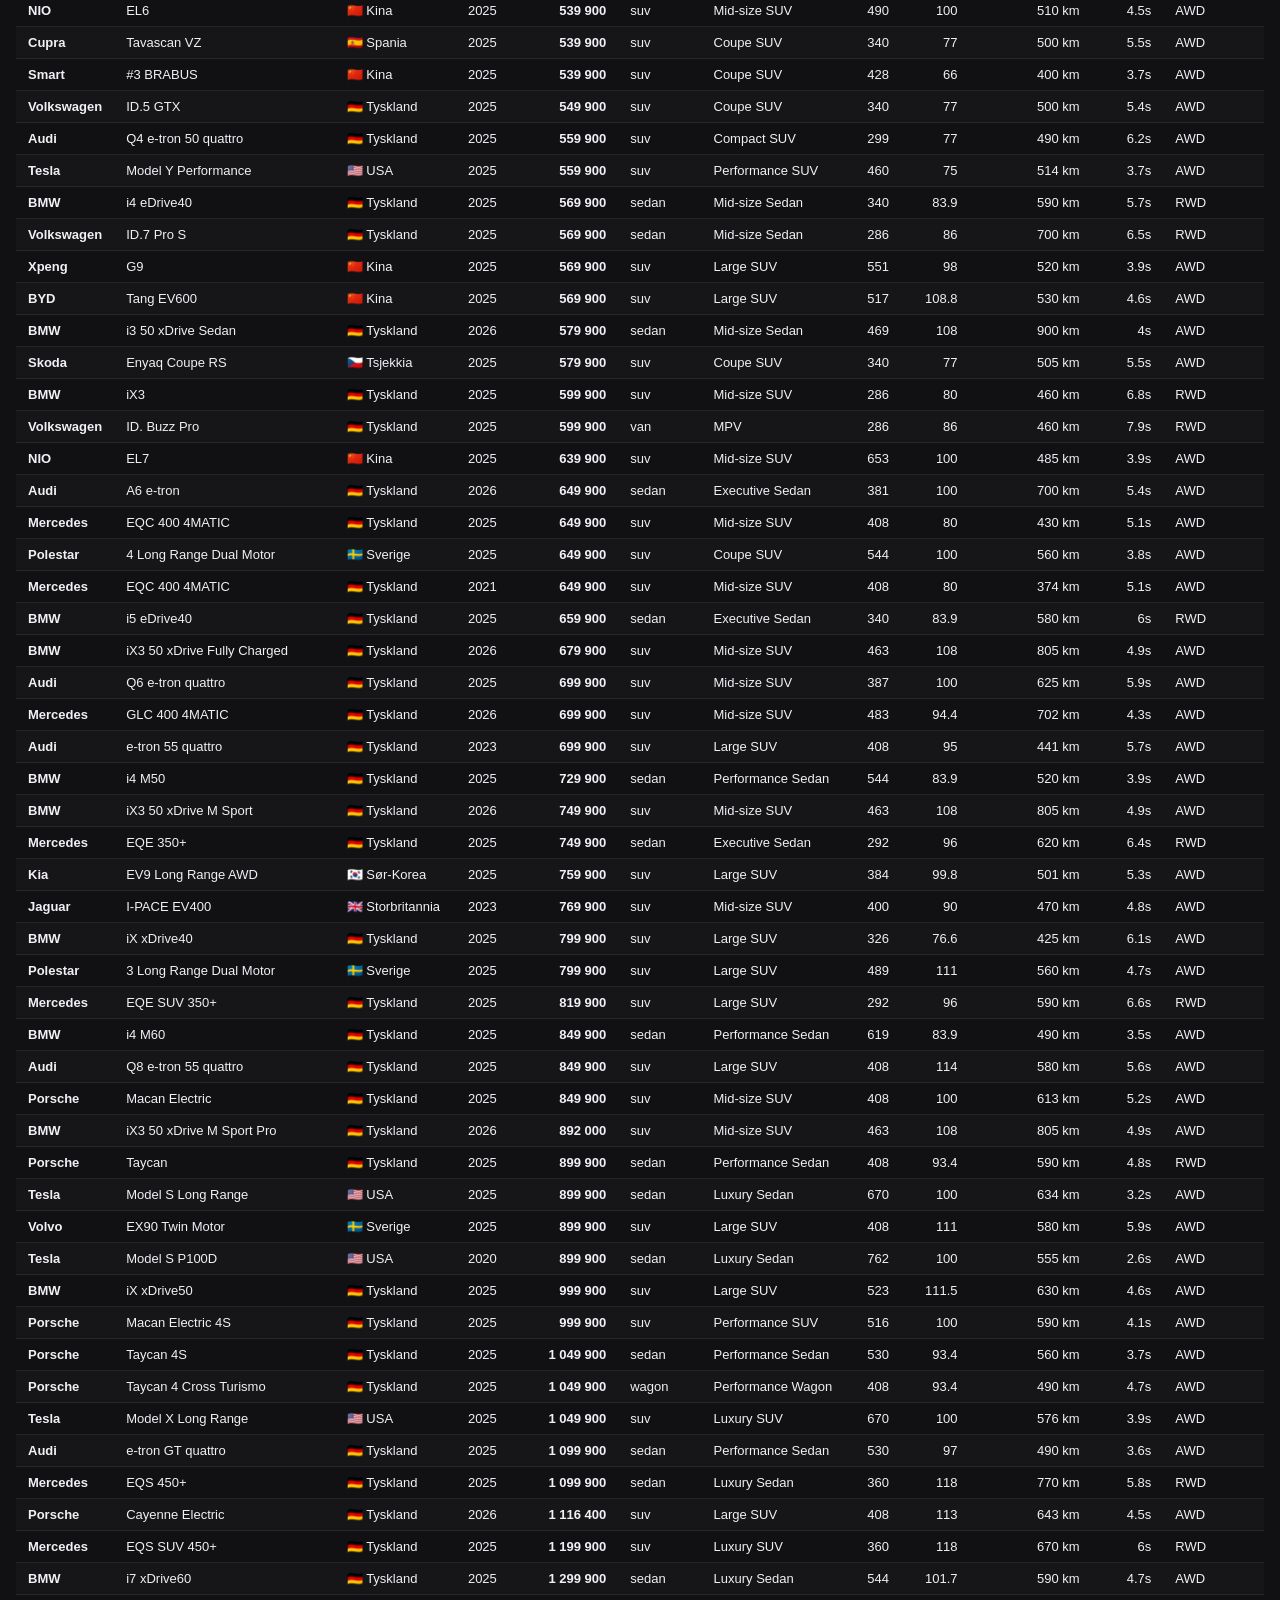
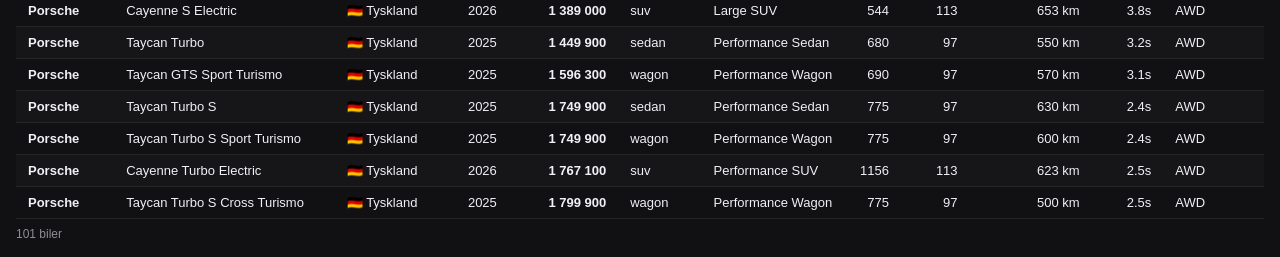
<file: tabell.html>
<!DOCTYPE html>
<html lang="no">
<head>
    <meta charset="UTF-8">
    <meta name="viewport" content="width=device-width, initial-scale=1.0">
    <meta name="theme-color" content="#111114">
    <title>Elbil Norge - Tabell</title>
    <style>
        * { margin: 0; padding: 0; box-sizing: border-box; }

        :root {
            --bg: #111114;
            --surface: #1c1c1f;
            --surface2: #2a2a2d;
            --text: #f0f0f5;
            --text2: #8e8e93;
            --accent: #0a84ff;
            --border: rgba(255,255,255,0.08);
        }

        html { overflow-x: auto; overflow-y: scroll; }

        body {
            font-family: -apple-system, BlinkMacSystemFont, 'SF Pro Display', 'Helvetica Neue', sans-serif;
            background: var(--bg);
            color: var(--text);
            min-height: 100vh;
            -webkit-font-smoothing: antialiased;
            padding: 16px;
        }

        .header {
            max-width: 1400px;
            margin: 0 auto 16px;
            display: flex;
            align-items: center;
            justify-content: space-between;
            flex-wrap: wrap;
            gap: 12px;
        }

        .header h1 {
            font-size: 22px;
            font-weight: 700;
        }

        .header-links {
            display: flex;
            gap: 12px;
            align-items: center;
        }

        .header-links a {
            color: var(--accent);
            text-decoration: none;
            font-size: 14px;
        }

        .header-links a:hover { text-decoration: underline; }

        .search-row {
            max-width: 1400px;
            margin: 0 auto 12px;
        }

        .search-row input {
            width: 100%;
            max-width: 400px;
            padding: 8px 12px;
            background: var(--surface);
            border: 1px solid var(--border);
            border-radius: 8px;
            color: var(--text);
            font-size: 14px;
            font-family: inherit;
            outline: none;
        }

        .search-row input:focus { border-color: var(--accent); }
        .search-row input::placeholder { color: var(--text2); }

        .table-wrapper {
            max-width: 1400px;
            margin: 0 auto;
            overflow-x: auto;
            -webkit-overflow-scrolling: touch;
        }

        table {
            width: 100%;
            border-collapse: collapse;
            font-size: 13px;
            white-space: nowrap;
        }

        thead { position: sticky; top: 0; z-index: 2; }

        th {
            background: var(--surface2);
            padding: 10px 12px;
            text-align: left;
            font-weight: 600;
            font-size: 12px;
            text-transform: uppercase;
            letter-spacing: 0.5px;
            color: var(--text2);
            cursor: pointer;
            user-select: none;
            border-bottom: 2px solid var(--border);
            position: relative;
        }

        th:hover { color: var(--accent); }

        th .sort-arrow {
            margin-left: 4px;
            font-size: 10px;
            opacity: 0.4;
        }

        th.sorted .sort-arrow { opacity: 1; color: var(--accent); }

        td {
            padding: 8px 12px;
            border-bottom: 1px solid var(--border);
        }

        tr:hover td { background: var(--surface); }

        tr:nth-child(even) td { background: rgba(255,255,255,0.02); }
        tr:nth-child(even):hover td { background: var(--surface2); }

        .col-num { text-align: right; }
        .col-price { text-align: right; font-weight: 600; }
        .col-make { font-weight: 600; }

        .count-row {
            max-width: 1400px;
            margin: 8px auto 0;
            font-size: 12px;
            color: var(--text2);
        }

        @media (max-width: 768px) {
            body { padding: 8px; }
            table { font-size: 12px; }
            th, td { padding: 6px 8px; }
        }
    </style>
    <!-- Google Analytics -->
    <script async src="https://www.googletagmanager.com/gtag/js?id=G-3TDS5SGX53"></script>
    <script>
        window.dataLayer = window.dataLayer || [];
        function gtag(){dataLayer.push(arguments);}
        gtag('js', new Date());
        gtag('config', 'G-3TDS5SGX53');
    </script>
</head>
<body>
    <div style="background:var(--surface);border-bottom:1px solid var(--border);padding:10px 16px;">
        <div style="max-width:1400px;margin:0 auto;display:flex;align-items:center;justify-content:space-between;margin-bottom:8px;">
            <a href="/" style="font-size:18px;font-weight:700;color:var(--text);text-decoration:none;letter-spacing:-0.03em;">Elbil Norge</a>
            <button onclick="toggleTheme()" aria-label="Bytt tema" style="background:none;border:none;cursor:pointer;color:var(--text2);padding:6px;">
                <svg id="t-moon" viewBox="0 0 24 24" width="18" height="18" fill="none" stroke="currentColor" stroke-width="2" stroke-linecap="round" stroke-linejoin="round"><path d="M21 12.79A9 9 0 1 1 11.21 3 7 7 0 0 0 21 12.79z"/></svg>
            </button>
        </div>
        <div style="max-width:1400px;margin:0 auto;display:flex;gap:4px;overflow-x:auto;">
            <a href="/" style="padding:6px 14px;font-size:13px;font-weight:500;color:var(--text2);text-decoration:none;border-radius:8px;">Utforsk</a>
            <a href="/finn-din-elbil.html" style="padding:6px 14px;font-size:13px;font-weight:500;color:var(--text2);text-decoration:none;border-radius:8px;">Quiz</a>
            <a href="/kalkulator.html" style="padding:6px 14px;font-size:13px;font-weight:500;color:var(--text2);text-decoration:none;border-radius:8px;">Kalkulator</a>
            <a href="/tabell.html" style="padding:6px 14px;font-size:13px;font-weight:500;color:var(--accent);text-decoration:none;border-radius:8px;background:rgba(37,99,235,0.08);">Tabell</a>
        </div>
    </div>
    <script>
    function toggleTheme(){var d=document.documentElement,t=d.getAttribute('data-theme')==='dark'?'light':'dark';d.setAttribute('data-theme',t);localStorage.setItem('theme',t);}
    </script>
    <div class="search-row">
        <input type="text" id="search" placeholder="Søk etter merke, modell..." autocomplete="off">
    </div>
    <div class="table-wrapper">
        <table id="car-table">
            <thead>
                <tr id="table-head"></tr>
            </thead>
            <tbody id="table-body"></tbody>
        </table>
    </div>
    <div class="count-row" id="count-row"></div>

    <script src="app.js?v=20260422"></script>
    <script>
    (function() {
        const columns = [
            { key: "make", label: "Merke", cls: "col-make" },
            { key: "model", label: "Modell" },
            { key: "country", label: "Land", format: function(v, car) { return car ? getCarCountryFlag(car) : "—"; } },
            { key: "year", label: "År", cls: "col-num" },
            { key: "price", label: "Pris (NOK)", cls: "col-price", format: v => v ? v.toLocaleString("nb-NO") : "—" },
            { key: "type", label: "Type" },
            { key: "segment", label: "Segment" },
            { key: "hp", label: "HK", cls: "col-num" },
            { key: "kwh", label: "kWh", cls: "col-num" },
            { key: "range", label: "Rekkevidde", cls: "col-num", format: v => v ? v + " km" : "—" },
            { key: "zeroToHundred", label: "0-100", cls: "col-num", format: v => v ? v + "s" : "—" },
            { key: "drivetrain", label: "Drivlinje" },
            { key: "seats", label: "Seter", cls: "col-num" },
            { key: "trunk", label: "Bagasje", cls: "col-num", format: v => v ? v + " L" : "—" },
            { key: "length", label: "Lengde", cls: "col-num", format: v => v ? v + " mm" : "—" },
            { key: "width", label: "Bredde", cls: "col-num", format: v => v ? v + " mm" : "—" },
            { key: "height", label: "Høyde", cls: "col-num", format: v => v ? v + " mm" : "—" },
            { key: "weight", label: "Vekt", cls: "col-num", format: v => v ? v.toLocaleString("nb-NO") + " kg" : "—" },
        ];

        let sortKey = "price";
        let sortAsc = true;
        let searchTerm = "";

        function buildHead() {
            const tr = document.getElementById("table-head");
            tr.innerHTML = columns.map(col => {
                const isSorted = col.key === sortKey;
                const arrow = isSorted ? (sortAsc ? "▲" : "▼") : "▲";
                return `<th class="${isSorted ? 'sorted' : ''}" data-key="${col.key}">
                    ${col.label}<span class="sort-arrow">${arrow}</span>
                </th>`;
            }).join("");

            tr.querySelectorAll("th").forEach(th => {
                th.addEventListener("click", () => {
                    const key = th.dataset.key;
                    if (sortKey === key) {
                        sortAsc = !sortAsc;
                    } else {
                        sortKey = key;
                        sortAsc = true;
                    }
                    buildHead();
                    renderRows();
                });
            });
        }

        function getFilteredSorted() {
            let cars = [...CARS];
            if (searchTerm) {
                const q = searchTerm.toLowerCase();
                cars = cars.filter(c =>
                    (c.make + " " + c.model + " " + c.segment + " " + c.type + " " + c.drivetrain + " " + getCarCountry(c))
                        .toLowerCase().includes(q)
                );
            }
            cars.sort((a, b) => {
                let va = sortKey === "country" ? getCarCountry(a) : a[sortKey];
                let vb = sortKey === "country" ? getCarCountry(b) : b[sortKey];
                if (va == null) va = "";
                if (vb == null) vb = "";
                if (typeof va === "string") {
                    return sortAsc ? va.localeCompare(vb, "nb") : vb.localeCompare(va, "nb");
                }
                return sortAsc ? va - vb : vb - va;
            });
            return cars;
        }

        function renderRows() {
            const cars = getFilteredSorted();
            const tbody = document.getElementById("table-body");
            tbody.innerHTML = cars.map(car => {
                return "<tr>" + columns.map(col => {
                    const val = car[col.key];
                    const display = col.format ? col.format(val, car) : (val != null ? val : "—");
                    return `<td class="${col.cls || ''}">${display}</td>`;
                }).join("") + "</tr>";
            }).join("");
            document.getElementById("count-row").textContent = cars.length + " biler";
        }

        document.getElementById("search").addEventListener("input", e => {
            searchTerm = e.target.value;
            renderRows();
        });

        buildHead();
        renderRows();
    })();
    </script>
</body>
</html>
</file>
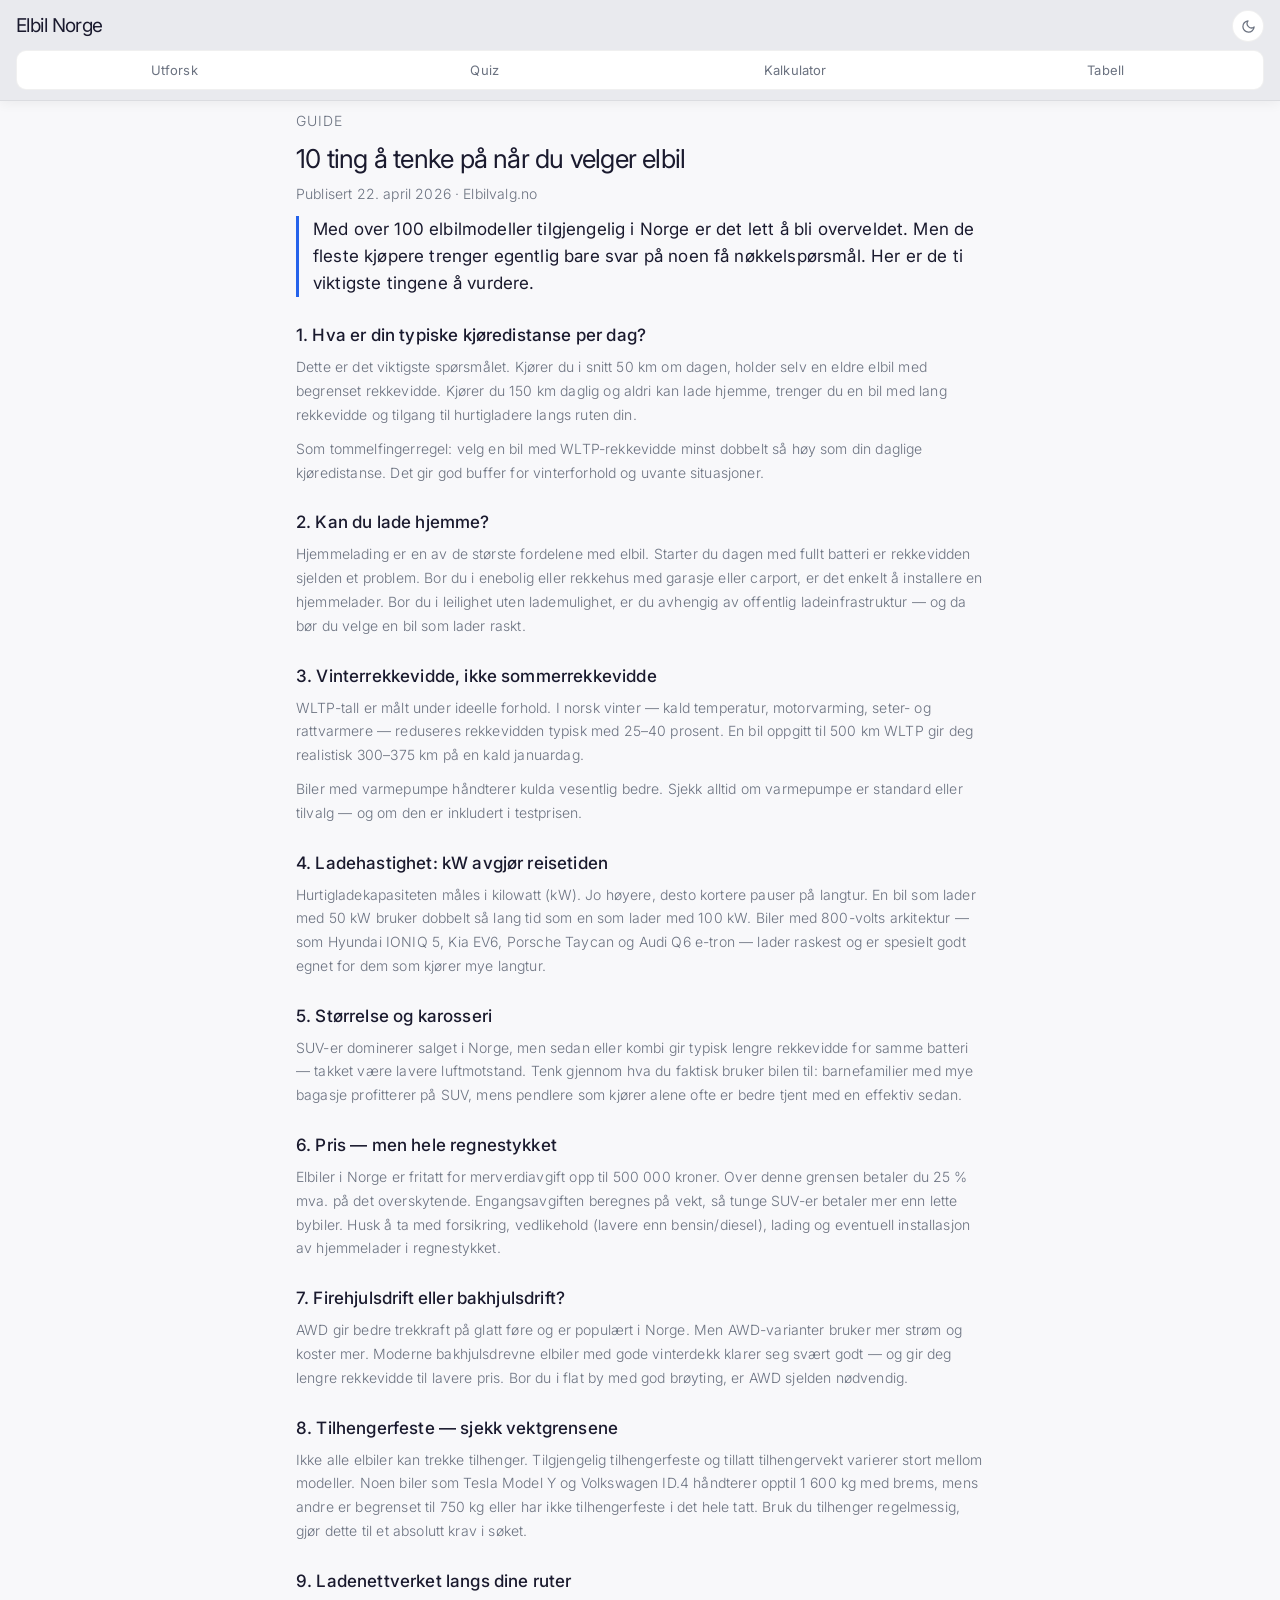
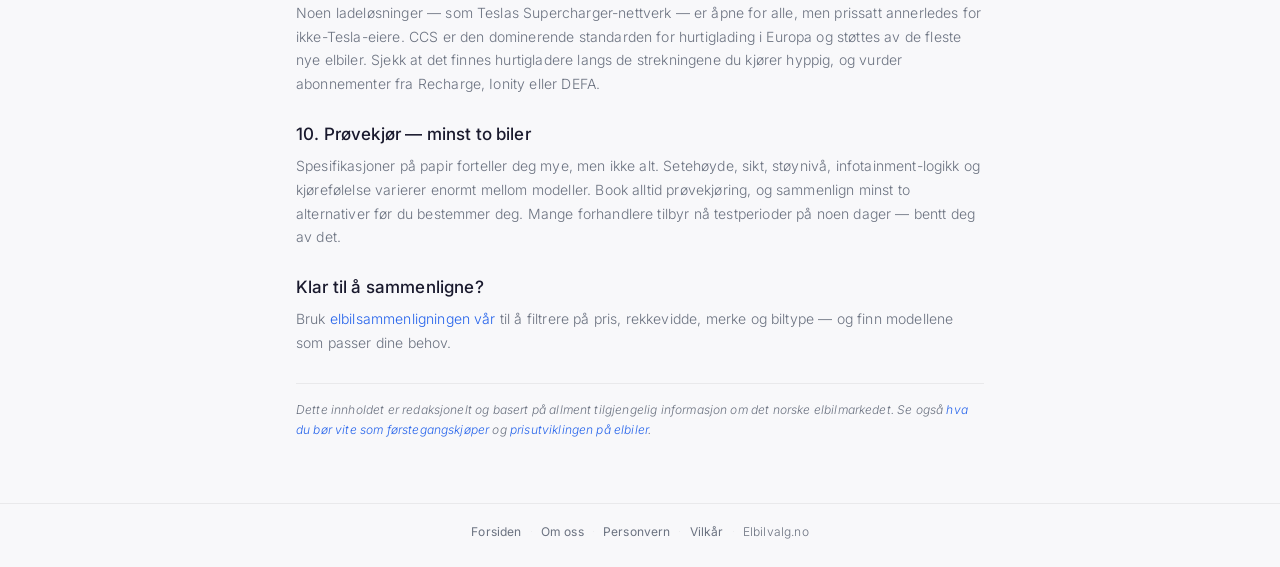
<file: tips-velge-elbil.html>
<!DOCTYPE html>
<html lang="no">
<head>
    <meta charset="UTF-8">
    <meta name="viewport" content="width=device-width, initial-scale=1.0, viewport-fit=cover">
    <meta name="theme-color" content="#f8f8fa">
    <script>
        (function() {
            var t = localStorage.getItem('theme');
            if (!t && window.matchMedia && window.matchMedia('(prefers-color-scheme: dark)').matches) t = 'dark';
            if (t === 'dark') {
                document.documentElement.setAttribute('data-theme', 'dark');
                var m = document.querySelector('meta[name="theme-color"]');
                if (m) m.content = '#16161e';
            }
        })();
    </script>
    <title>10 ting å tenke på når du velger elbil | Elbilvalg.no</title>
    <meta name="description" content="Hva er viktigst når du velger elbil? Vi går gjennom rekkevidde, lading, pris, størrelse og andre faktorer som avgjør hvilken elbil som passer for deg.">
    <link rel="canonical" href="https://elbilvalg.no/tips-velge-elbil.html">
    <meta property="og:title" content="10 ting å tenke på når du velger elbil | Elbilvalg.no">
    <meta property="og:description" content="Rekkevidde, lading, pris, størrelse – hva er viktigst for deg? En praktisk guide til å velge riktig elbil.">
    <meta property="og:type" content="article">
    <meta property="og:locale" content="nb_NO">
    <link rel="preconnect" href="https://fonts.googleapis.com">
    <link rel="preconnect" href="https://fonts.gstatic.com" crossorigin>
    <link href="https://fonts.googleapis.com/css2?family=Inter:wght@300;400;500;600;700&display=swap" rel="stylesheet">
    <link rel="stylesheet" href="styles.css?v=20260422">
    <meta name="google-adsense-account" content="ca-pub-4678480487049419">
    <script async src="https://pagead2.googlesyndication.com/pagead/js/adsbygoogle.js?client=ca-pub-4678480487049419" crossorigin="anonymous"></script>
    <script async src="https://www.googletagmanager.com/gtag/js?id=G-3TDS5SGX53"></script>
    <script>
        window.dataLayer = window.dataLayer || [];
        function gtag(){dataLayer.push(arguments);}
        var _cc = localStorage.getItem('cookie-consent');
        if (_cc === 'accepted') {
            gtag('consent', 'default', { analytics_storage: 'granted', ad_storage: 'granted', ad_personalization: 'granted', ad_user_data: 'granted' });
        } else {
            gtag('consent', 'default', { analytics_storage: 'denied', ad_storage: 'denied', ad_personalization: 'denied', ad_user_data: 'denied' });
        }
        gtag('js', new Date());
        gtag('config', 'G-3TDS5SGX53');
    </script>
    <script type="application/ld+json">
    {
        "@context": "https://schema.org",
        "@type": "Article",
        "headline": "10 ting å tenke på når du velger elbil",
        "description": "En praktisk guide til å velge riktig elbil basert på rekkevidde, lading, pris og dine daglige behov.",
        "author": { "@type": "Organization", "name": "Elbilvalg.no" },
        "publisher": { "@type": "Organization", "name": "Elbilvalg.no", "url": "https://elbilvalg.no/" },
        "datePublished": "2026-04-22",
        "dateModified": "2026-04-22",
        "url": "https://elbilvalg.no/tips-velge-elbil.html",
        "inLanguage": "nb-NO"
    }
    </script>
</head>
<body>
    <div class="sticky-top">
        <header class="app-header">
            <a href="/" class="brand" aria-label="Elbil Norge – forside">Elbil Norge</a>
            <button class="theme-toggle" onclick="toggleTheme()" aria-label="Bytt tema">
                <svg class="icon-moon" viewBox="0 0 24 24" fill="none" stroke="currentColor" stroke-width="2" stroke-linecap="round" stroke-linejoin="round"><path d="M21 12.79A9 9 0 1 1 11.21 3 7 7 0 0 0 21 12.79z"/></svg>
                <svg class="icon-sun" viewBox="0 0 24 24" fill="none" stroke="currentColor" stroke-width="2" stroke-linecap="round" stroke-linejoin="round"><circle cx="12" cy="12" r="4"/><path d="M12 2v2M12 20v2M4.93 4.93l1.41 1.41M17.66 17.66l1.41 1.41M2 12h2M20 12h2M4.93 19.07l1.41-1.41M17.66 6.34l1.41-1.41"/></svg>
            </button>
        </header>
        <nav class="tab-bar">
            <a href="/" class="tab tab-link">Utforsk</a>
            <a href="/finn-din-elbil.html" class="tab tab-link">Quiz</a>
            <a href="/kalkulator.html" class="tab tab-link">Kalkulator</a>
            <a href="/tabell.html" class="tab tab-link">Tabell</a>
        </nav>
    </div>
    <script>
    function toggleTheme(){var d=document.documentElement,t=d.getAttribute('data-theme')==='dark'?'light':'dark';d.setAttribute('data-theme',t);localStorage.setItem('theme',t);var m=document.querySelector('meta[name="theme-color"]');if(m)m.content=t==='dark'?'#16161e':'#f8f8fa';}
    </script>

    <div class="static-page">
        <article class="static-content">
            <p class="article-category">Guide</p>
            <h1>10 ting å tenke på når du velger elbil</h1>
            <p class="static-updated">Publisert 22. april 2026 · Elbilvalg.no</p>

            <p class="article-lead">Med over 100 elbilmodeller tilgjengelig i Norge er det lett å bli overveldet. Men de fleste kjøpere trenger egentlig bare svar på noen få nøkkelspørsmål. Her er de ti viktigste tingene å vurdere.</p>

            <section>
                <h2>1. Hva er din typiske kjøredistanse per dag?</h2>
                <p>Dette er det viktigste spørsmålet. Kjører du i snitt 50 km om dagen, holder selv en eldre elbil med begrenset rekkevidde. Kjører du 150 km daglig og aldri kan lade hjemme, trenger du en bil med lang rekkevidde og tilgang til hurtigladere langs ruten din.</p>
                <p>Som tommelfingerregel: velg en bil med WLTP-rekkevidde minst dobbelt så høy som din daglige kjøredistanse. Det gir god buffer for vinterforhold og uvante situasjoner.</p>
            </section>

            <section>
                <h2>2. Kan du lade hjemme?</h2>
                <p>Hjemmelading er en av de største fordelene med elbil. Starter du dagen med fullt batteri er rekkevidden sjelden et problem. Bor du i enebolig eller rekkehus med garasje eller carport, er det enkelt å installere en hjemmelader. Bor du i leilighet uten lademulighet, er du avhengig av offentlig ladeinfrastruktur — og da bør du velge en bil som lader raskt.</p>
            </section>

            <section>
                <h2>3. Vinterrekkevidde, ikke sommerrekkevidde</h2>
                <p>WLTP-tall er målt under ideelle forhold. I norsk vinter — kald temperatur, motorvarming, seter- og rattvarmere — reduseres rekkevidden typisk med 25–40 prosent. En bil oppgitt til 500 km WLTP gir deg realistisk 300–375 km på en kald januardag.</p>
                <p>Biler med varmepumpe håndterer kulda vesentlig bedre. Sjekk alltid om varmepumpe er standard eller tilvalg — og om den er inkludert i testprisen.</p>
            </section>

            <section>
                <h2>4. Ladehastighet: kW avgjør reisetiden</h2>
                <p>Hurtigladekapasiteten måles i kilowatt (kW). Jo høyere, desto kortere pauser på langtur. En bil som lader med 50 kW bruker dobbelt så lang tid som en som lader med 100 kW. Biler med 800-volts arkitektur — som Hyundai IONIQ 5, Kia EV6, Porsche Taycan og Audi Q6 e-tron — lader raskest og er spesielt godt egnet for dem som kjører mye langtur.</p>
            </section>

            <section>
                <h2>5. Størrelse og karosseri</h2>
                <p>SUV-er dominerer salget i Norge, men sedan eller kombi gir typisk lengre rekkevidde for samme batteri — takket være lavere luftmotstand. Tenk gjennom hva du faktisk bruker bilen til: barnefamilier med mye bagasje profitterer på SUV, mens pendlere som kjører alene ofte er bedre tjent med en effektiv sedan.</p>
            </section>

            <section>
                <h2>6. Pris — men hele regnestykket</h2>
                <p>Elbiler i Norge er fritatt for merverdiavgift opp til 500 000 kroner. Over denne grensen betaler du 25 % mva. på det overskytende. Engangsavgiften beregnes på vekt, så tunge SUV-er betaler mer enn lette bybiler. Husk å ta med forsikring, vedlikehold (lavere enn bensin/diesel), lading og eventuell installasjon av hjemmelader i regnestykket.</p>
            </section>

            <section>
                <h2>7. Firehjulsdrift eller bakhjulsdrift?</h2>
                <p>AWD gir bedre trekkraft på glatt føre og er populært i Norge. Men AWD-varianter bruker mer strøm og koster mer. Moderne bakhjulsdrevne elbiler med gode vinterdekk klarer seg svært godt — og gir deg lengre rekkevidde til lavere pris. Bor du i flat by med god brøyting, er AWD sjelden nødvendig.</p>
            </section>

            <section>
                <h2>8. Tilhengerfeste — sjekk vektgrensene</h2>
                <p>Ikke alle elbiler kan trekke tilhenger. Tilgjengelig tilhengerfeste og tillatt tilhengervekt varierer stort mellom modeller. Noen biler som Tesla Model Y og Volkswagen ID.4 håndterer opptil 1 600 kg med brems, mens andre er begrenset til 750 kg eller har ikke tilhengerfeste i det hele tatt. Bruk du tilhenger regelmessig, gjør dette til et absolutt krav i søket.</p>
            </section>

            <section>
                <h2>9. Ladenettverket langs dine ruter</h2>
                <p>Noen ladeløsninger — som Teslas Supercharger-nettverk — er åpne for alle, men prissatt annerledes for ikke-Tesla-eiere. CCS er den dominerende standarden for hurtiglading i Europa og støttes av de fleste nye elbiler. Sjekk at det finnes hurtigladere langs de strekningene du kjører hyppig, og vurder abonnementer fra Recharge, Ionity eller DEFA.</p>
            </section>

            <section>
                <h2>10. Prøvekjør — minst to biler</h2>
                <p>Spesifikasjoner på papir forteller deg mye, men ikke alt. Setehøyde, sikt, støynivå, infotainment-logikk og kjørefølelse varierer enormt mellom modeller. Book alltid prøvekjøring, og sammenlign minst to alternativer før du bestemmer deg. Mange forhandlere tilbyr nå testperioder på noen dager — bentt deg av det.</p>
            </section>

            <section>
                <h2>Klar til å sammenligne?</h2>
                <p>Bruk <a href="/">elbilsammenligningen vår</a> til å filtrere på pris, rekkevidde, merke og biltype — og finn modellene som passer dine behov.</p>
            </section>

            <p class="article-disclosure"><em>Dette innholdet er redaksjonelt og basert på allment tilgjengelig informasjon om det norske elbilmarkedet. Se også <a href="/forste-elbil.html">hva du bør vite som førstegangskjøper</a> og <a href="/prisutvikling-elbil.html">prisutviklingen på elbiler</a>.</em></p>
        </article>
    </div>

    <footer class="site-footer">
        <nav class="site-footer-nav">
            <a href="/">Forsiden</a>
            <span class="site-footer-sep">·</span>
            <a href="/om-oss.html">Om oss</a>
            <span class="site-footer-sep">·</span>
            <a href="/personvern.html">Personvern</a>
            <span class="site-footer-sep">·</span>
            <a href="/vilkaar.html">Vilkår</a>
            <span class="site-footer-sep">·</span>
            <span class="site-footer-copy">Elbilvalg.no</span>
        </nav>
    </footer>
</body>
</html>
</file>
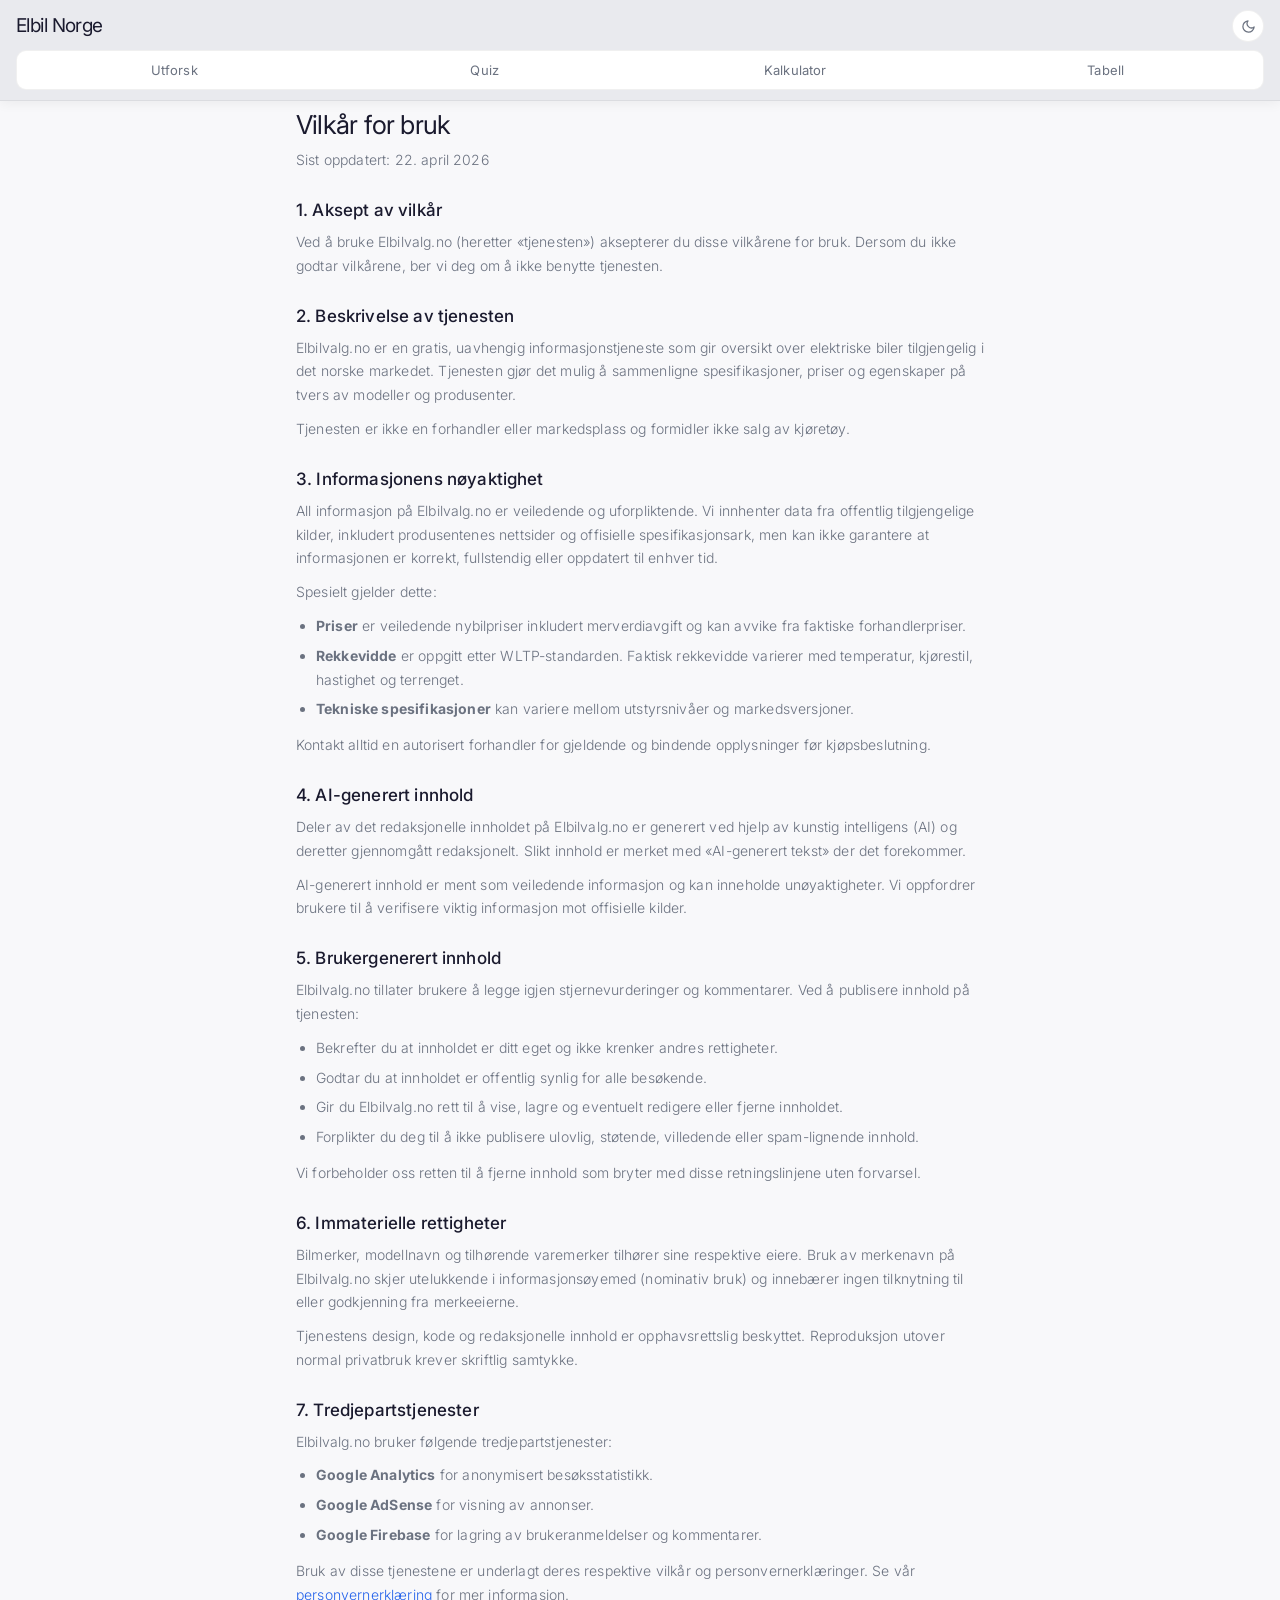
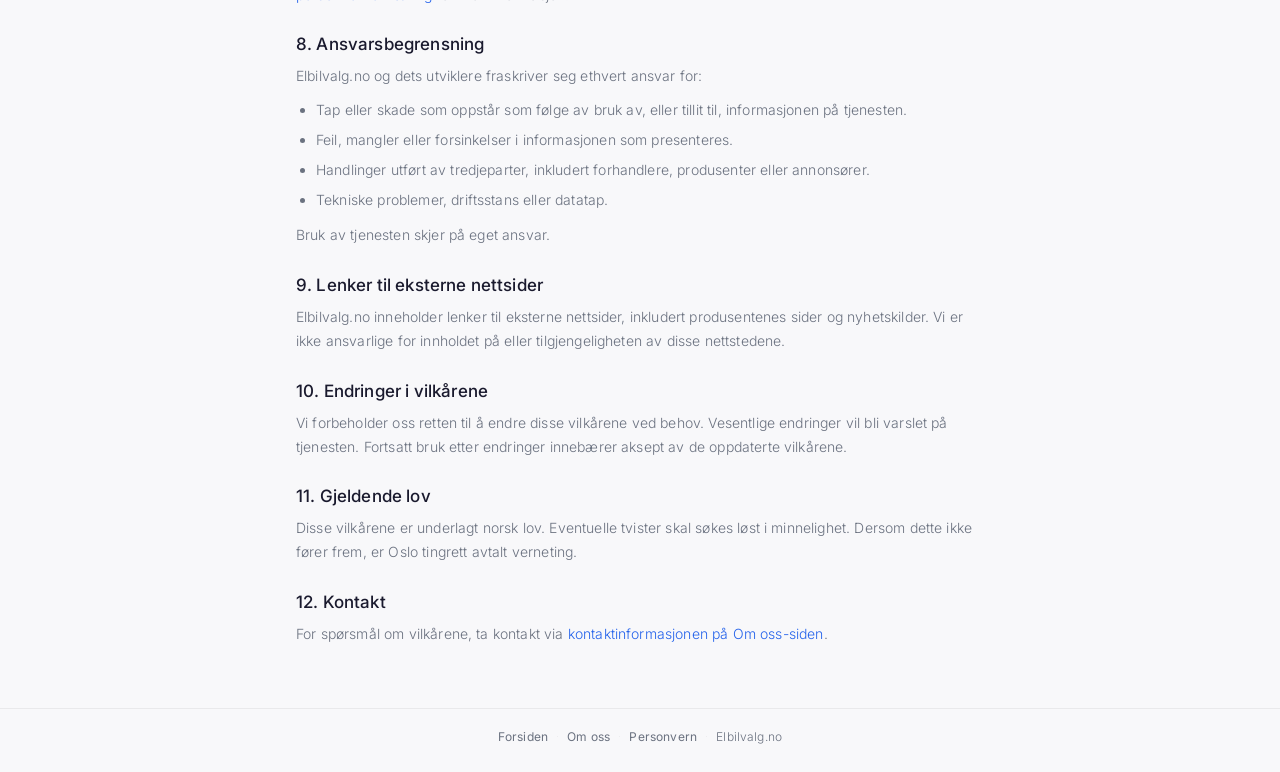
<file: vilkaar.html>
<!DOCTYPE html>
<html lang="no">
<head>
    <meta charset="UTF-8">
    <meta name="viewport" content="width=device-width, initial-scale=1.0, viewport-fit=cover">
    <meta name="theme-color" content="#f8f8fa">
    <script>
        (function() {
            var t = localStorage.getItem('theme');
            if (!t && window.matchMedia && window.matchMedia('(prefers-color-scheme: dark)').matches) t = 'dark';
            if (t === 'dark') {
                document.documentElement.setAttribute('data-theme', 'dark');
                var m = document.querySelector('meta[name="theme-color"]');
                if (m) m.content = '#16161e';
            }
        })();
    </script>
    <title>Vilkår for bruk | Elbilvalg.no</title>
    <meta name="description" content="Vilkår for bruk av Elbilvalg.no. Les om betingelser for bruk av tjenesten, ansvarsbegrensning og brukergenerert innhold.">
    <link rel="canonical" href="https://elbilvalg.no/vilkaar.html">
    <meta property="og:title" content="Vilkår for bruk | Elbilvalg.no">
    <meta property="og:type" content="website">
    <meta property="og:locale" content="nb_NO">
    <link rel="preconnect" href="https://fonts.googleapis.com">
    <link rel="preconnect" href="https://fonts.gstatic.com" crossorigin>
    <link href="https://fonts.googleapis.com/css2?family=Inter:wght@300;400;500;600;700&display=swap" rel="stylesheet">
    <link rel="stylesheet" href="styles.css?v=20260422">
    <script async src="https://www.googletagmanager.com/gtag/js?id=G-3TDS5SGX53"></script>
    <script>
        window.dataLayer = window.dataLayer || [];
        function gtag(){dataLayer.push(arguments);}
        var _cc = localStorage.getItem('cookie-consent');
        if (_cc === 'accepted') {
            gtag('consent', 'default', { analytics_storage: 'granted', ad_storage: 'granted', ad_personalization: 'granted', ad_user_data: 'granted' });
        } else {
            gtag('consent', 'default', { analytics_storage: 'denied', ad_storage: 'denied', ad_personalization: 'denied', ad_user_data: 'denied' });
        }
        gtag('js', new Date());
        gtag('config', 'G-3TDS5SGX53');
    </script>
</head>
<body>
    <div class="sticky-top">
        <header class="app-header">
            <a href="/" class="brand" aria-label="Elbil Norge – forside">Elbil Norge</a>
            <button class="theme-toggle" onclick="toggleTheme()" aria-label="Bytt tema">
                <svg class="icon-moon" viewBox="0 0 24 24" fill="none" stroke="currentColor" stroke-width="2" stroke-linecap="round" stroke-linejoin="round"><path d="M21 12.79A9 9 0 1 1 11.21 3 7 7 0 0 0 21 12.79z"/></svg>
                <svg class="icon-sun" viewBox="0 0 24 24" fill="none" stroke="currentColor" stroke-width="2" stroke-linecap="round" stroke-linejoin="round"><circle cx="12" cy="12" r="4"/><path d="M12 2v2M12 20v2M4.93 4.93l1.41 1.41M17.66 17.66l1.41 1.41M2 12h2M20 12h2M4.93 19.07l1.41-1.41M17.66 6.34l1.41-1.41"/></svg>
            </button>
        </header>
        <nav class="tab-bar">
            <a href="/" class="tab tab-link">Utforsk</a>
            <a href="/finn-din-elbil.html" class="tab tab-link">Quiz</a>
            <a href="/kalkulator.html" class="tab tab-link">Kalkulator</a>
            <a href="/tabell.html" class="tab tab-link">Tabell</a>
        </nav>
    </div>
    <script>
    function toggleTheme(){var d=document.documentElement,t=d.getAttribute('data-theme')==='dark'?'light':'dark';d.setAttribute('data-theme',t);localStorage.setItem('theme',t);var m=document.querySelector('meta[name="theme-color"]');if(m)m.content=t==='dark'?'#16161e':'#f8f8fa';}
    </script>

    <div class="static-page">
        <article class="static-content">
            <h1>Vilkår for bruk</h1>
            <p class="static-updated">Sist oppdatert: 22. april 2026</p>

            <section>
                <h2>1. Aksept av vilkår</h2>
                <p>Ved å bruke Elbilvalg.no (heretter «tjenesten») aksepterer du disse vilkårene for bruk. Dersom du ikke godtar vilkårene, ber vi deg om å ikke benytte tjenesten.</p>
            </section>

            <section>
                <h2>2. Beskrivelse av tjenesten</h2>
                <p>Elbilvalg.no er en gratis, uavhengig informasjonstjeneste som gir oversikt over elektriske biler tilgjengelig i det norske markedet. Tjenesten gjør det mulig å sammenligne spesifikasjoner, priser og egenskaper på tvers av modeller og produsenter.</p>
                <p>Tjenesten er ikke en forhandler eller markedsplass og formidler ikke salg av kjøretøy.</p>
            </section>

            <section>
                <h2>3. Informasjonens nøyaktighet</h2>
                <p>All informasjon på Elbilvalg.no er veiledende og uforpliktende. Vi innhenter data fra offentlig tilgjengelige kilder, inkludert produsentenes nettsider og offisielle spesifikasjonsark, men kan ikke garantere at informasjonen er korrekt, fullstendig eller oppdatert til enhver tid.</p>
                <p>Spesielt gjelder dette:</p>
                <ul>
                    <li><strong>Priser</strong> er veiledende nybilpriser inkludert merverdiavgift og kan avvike fra faktiske forhandlerpriser.</li>
                    <li><strong>Rekkevidde</strong> er oppgitt etter WLTP-standarden. Faktisk rekkevidde varierer med temperatur, kjørestil, hastighet og terrenget.</li>
                    <li><strong>Tekniske spesifikasjoner</strong> kan variere mellom utstyrsnivåer og markedsversjoner.</li>
                </ul>
                <p>Kontakt alltid en autorisert forhandler for gjeldende og bindende opplysninger før kjøpsbeslutning.</p>
            </section>

            <section>
                <h2>4. AI-generert innhold</h2>
                <p>Deler av det redaksjonelle innholdet på Elbilvalg.no er generert ved hjelp av kunstig intelligens (AI) og deretter gjennomgått redaksjonelt. Slikt innhold er merket med «AI-generert tekst» der det forekommer.</p>
                <p>AI-generert innhold er ment som veiledende informasjon og kan inneholde unøyaktigheter. Vi oppfordrer brukere til å verifisere viktig informasjon mot offisielle kilder.</p>
            </section>

            <section>
                <h2>5. Brukergenerert innhold</h2>
                <p>Elbilvalg.no tillater brukere å legge igjen stjernevurderinger og kommentarer. Ved å publisere innhold på tjenesten:</p>
                <ul>
                    <li>Bekrefter du at innholdet er ditt eget og ikke krenker andres rettigheter.</li>
                    <li>Godtar du at innholdet er offentlig synlig for alle besøkende.</li>
                    <li>Gir du Elbilvalg.no rett til å vise, lagre og eventuelt redigere eller fjerne innholdet.</li>
                    <li>Forplikter du deg til å ikke publisere ulovlig, støtende, villedende eller spam-lignende innhold.</li>
                </ul>
                <p>Vi forbeholder oss retten til å fjerne innhold som bryter med disse retningslinjene uten forvarsel.</p>
            </section>

            <section>
                <h2>6. Immaterielle rettigheter</h2>
                <p>Bilmerker, modellnavn og tilhørende varemerker tilhører sine respektive eiere. Bruk av merkenavn på Elbilvalg.no skjer utelukkende i informasjonsøyemed (nominativ bruk) og innebærer ingen tilknytning til eller godkjenning fra merkeeierne.</p>
                <p>Tjenestens design, kode og redaksjonelle innhold er opphavsrettslig beskyttet. Reproduksjon utover normal privatbruk krever skriftlig samtykke.</p>
            </section>

            <section>
                <h2>7. Tredjepartstjenester</h2>
                <p>Elbilvalg.no bruker følgende tredjepartstjenester:</p>
                <ul>
                    <li><strong>Google Analytics</strong> for anonymisert besøksstatistikk.</li>
                    <li><strong>Google AdSense</strong> for visning av annonser.</li>
                    <li><strong>Google Firebase</strong> for lagring av brukeranmeldelser og kommentarer.</li>
                </ul>
                <p>Bruk av disse tjenestene er underlagt deres respektive vilkår og personvernerklæringer. Se vår <a href="/personvern.html">personvernerklæring</a> for mer informasjon.</p>
            </section>

            <section>
                <h2>8. Ansvarsbegrensning</h2>
                <p>Elbilvalg.no og dets utviklere fraskriver seg ethvert ansvar for:</p>
                <ul>
                    <li>Tap eller skade som oppstår som følge av bruk av, eller tillit til, informasjonen på tjenesten.</li>
                    <li>Feil, mangler eller forsinkelser i informasjonen som presenteres.</li>
                    <li>Handlinger utført av tredjeparter, inkludert forhandlere, produsenter eller annonsører.</li>
                    <li>Tekniske problemer, driftsstans eller datatap.</li>
                </ul>
                <p>Bruk av tjenesten skjer på eget ansvar.</p>
            </section>

            <section>
                <h2>9. Lenker til eksterne nettsider</h2>
                <p>Elbilvalg.no inneholder lenker til eksterne nettsider, inkludert produsentenes sider og nyhetskilder. Vi er ikke ansvarlige for innholdet på eller tilgjengeligheten av disse nettstedene.</p>
            </section>

            <section>
                <h2>10. Endringer i vilkårene</h2>
                <p>Vi forbeholder oss retten til å endre disse vilkårene ved behov. Vesentlige endringer vil bli varslet på tjenesten. Fortsatt bruk etter endringer innebærer aksept av de oppdaterte vilkårene.</p>
            </section>

            <section>
                <h2>11. Gjeldende lov</h2>
                <p>Disse vilkårene er underlagt norsk lov. Eventuelle tvister skal søkes løst i minnelighet. Dersom dette ikke fører frem, er Oslo tingrett avtalt verneting.</p>
            </section>

            <section>
                <h2>12. Kontakt</h2>
                <p>For spørsmål om vilkårene, ta kontakt via <a href="/om-oss.html">kontaktinformasjonen på Om oss-siden</a>.</p>
            </section>
        </article>
    </div>

    <footer class="site-footer">
        <nav class="site-footer-nav">
            <a href="/">Forsiden</a>
            <span class="site-footer-sep">·</span>
            <a href="/om-oss.html">Om oss</a>
            <span class="site-footer-sep">·</span>
            <a href="/personvern.html">Personvern</a>
            <span class="site-footer-sep">·</span>
            <span class="site-footer-copy">Elbilvalg.no</span>
        </nav>
    </footer>
</body>
</html>
</file>
<file: styles.css>
/* ========== Reset & Base ========== */
* {
    margin: 0;
    padding: 0;
    box-sizing: border-box;
    -webkit-tap-highlight-color: transparent;
}

:root {
    --bg: #f8f8fa;
    --surface: #ffffff;
    --surface2: #f0f0f3;
    --surface3: #e5e5ea;
    --text: #1a1a2e;
    --text2: #6b7280;
    --text3: #9ca3af;
    --accent: #2563eb;
    --accent2: #1a1a2e;
    --danger: #ef4444;
    --favorite: #ec4899;
    --border: rgba(0,0,0,0.06);
    --radius: 12px;
    --safe-top: env(safe-area-inset-top, 0px);
    --safe-bottom: env(safe-area-inset-bottom, 0px);
    --sticky-bg: #e9eaee;
    --compare-bar-bg: rgba(255, 255, 255, 0.98);
}

:root[data-theme="dark"] {
    --bg: #0f0f14;
    --surface: #1a1a22;
    --surface2: #22222c;
    --surface3: #2c2c38;
    --text: #f0f0f5;
    --text2: #a0a0ae;
    --text3: #70707e;
    --accent: #4f7cff;
    --accent2: #f0f0f5;
    --border: rgba(255,255,255,0.08);
    --sticky-bg: #16161e;
    --compare-bar-bg: rgba(26, 26, 34, 0.98);
}

:root[data-theme="dark"] img.wiki-loaded,
:root[data-theme="dark"] .car-img-placeholder {
    filter: brightness(0.9);
}

html {
    overflow-x: hidden;
    overflow-y: scroll;
}

body {
    font-family: 'Inter', -apple-system, BlinkMacSystemFont, 'Segoe UI', sans-serif;
    background: var(--bg);
    color: var(--text);
    min-height: 100vh;
    min-height: 100dvh;
    -webkit-font-smoothing: antialiased;
    font-weight: 300;
    letter-spacing: 0.01em;
}

#app {
    max-width: 800px;
    margin: 0 auto;
    padding-bottom: calc(10px + var(--safe-bottom));
}

/* ========== Sticky Top ========== */
.sticky-top {
    position: sticky;
    top: 0;
    z-index: 100;
    background: var(--sticky-bg);
    padding-bottom: 10px;
    box-shadow: 0 2px 12px rgba(0,0,0,0.06);
    border-bottom: 1px solid var(--border);
    transition: padding-bottom 0.25s ease;
}

.sticky-filters {
    padding: 8px 16px 0;
}

/* Collapsible rows below search hide when the page is scrolled */
.sticky-top .filter-row,
.sticky-top .slider-filters {
    max-height: 240px;
    opacity: 1;
    overflow: hidden;
    transition: max-height 0.3s ease, opacity 0.2s ease, margin 0.3s ease;
}

.sticky-top.is-scrolled .filter-row,
.sticky-top.is-scrolled .slider-filters {
    max-height: 0;
    opacity: 0;
    margin-top: 0;
    margin-bottom: 0;
    pointer-events: none;
}

.sticky-top.is-scrolled {
    padding-bottom: 6px;
}

body.tab-compare .sticky-filters,
body.tab-favorites .sticky-filters {
    display: none;
}

/* ========== Status Bar & Header ========== */
.status-bar-spacer {
    height: var(--safe-top);
}

.app-header {
    display: flex;
    align-items: center;
    justify-content: space-between;
    padding: 10px 16px 2px;
}

.brand {
    font-size: 19px;
    font-weight: 400;
    color: var(--text);
    text-decoration: none;
    letter-spacing: -0.03em;
    white-space: nowrap;
    line-height: 1.2;
}

/* ========== Tab Bar ========== */
.tab-bar {
    display: flex;
    gap: 4px;
    padding: 4px;
    margin: 6px 16px 0;
    background: var(--surface);
    border-radius: 10px;
    position: relative;
    border: 1px solid var(--border);
}

.tab-link {
    text-decoration: none;
    display: flex;
    align-items: center;
    justify-content: center;
}

.tab {
    flex: 1 1 0;
    min-width: 0;
    padding: 7px 6px;
    border: none;
    background: transparent;
    color: var(--text2);
    font-size: 13px;
    font-weight: 400;
    border-radius: 8px;
    cursor: pointer;
    transition: color 0.25s;
    position: relative;
    z-index: 1;
    font-family: inherit;
    letter-spacing: 0.01em;
    white-space: nowrap;
    text-overflow: ellipsis;
    overflow: hidden;
}

.tab.active {
    color: var(--text);
}

.tab-indicator {
    position: absolute;
    bottom: 3px;
    height: calc(100% - 6px);
    background: var(--surface2);
    border-radius: 10px;
    transition: left 0.3s cubic-bezier(0.4, 0, 0.2, 1), width 0.3s cubic-bezier(0.4, 0, 0.2, 1);
    z-index: 0;
}

.badge {
    display: inline-flex;
    align-items: center;
    justify-content: center;
    background: var(--accent);
    color: white;
    font-size: 11px;
    font-weight: 700;
    min-width: 18px;
    height: 18px;
    border-radius: 9px;
    padding: 0 5px;
    margin-left: 4px;
}

/* ========== Tab Content ========== */
.tab-content {
    display: none;
    padding: 0 14px;
    animation: fadeIn 0.2s ease;
}

.tab-content.active {
    display: block;
}

/* ========== Ads ========== */
.ad-container {
    margin: 12px 14px;
    min-height: 50px;
    overflow: hidden;
    border-radius: 8px;
}

@keyframes fadeIn {
    from { opacity: 0; transform: translateY(8px); }
    to { opacity: 1; transform: translateY(0); }
}

/* ========== Search & Filter ========== */
.search-bar {
    margin-bottom: 10px;
    margin-top: 6px;
}

.search-bar input {
    width: 100%;
    padding: 12px 16px;
    background: var(--surface);
    border: 1px solid var(--border);
    border-radius: 10px;
    color: var(--text);
    font-size: 15px;
    font-family: inherit;
    font-weight: 300;
    outline: none;
    transition: border-color 0.2s;
}

.search-bar input:focus {
    border-color: var(--accent);
}

.search-bar input::placeholder {
    color: var(--text2);
}

.filter-row {
    display: flex;
    gap: 6px;
    margin-bottom: 6px;
    flex-wrap: wrap;
}

.filter-row select {
    flex: 1 1 0;
    min-width: 0;
    padding: 6px 10px;
    background: var(--surface);
    border: 1px solid var(--border);
    border-radius: 8px;
    color: var(--text);
    font-size: 13px;
    font-family: inherit;
    outline: none;
    -webkit-appearance: none;
    appearance: none;
    background-image: url("data:image/svg+xml,%3Csvg xmlns='http://www.w3.org/2000/svg' width='12' height='12' fill='%238e8e93'%3E%3Cpath d='M6 8L1 3h10z'/%3E%3C/svg%3E");
    background-repeat: no-repeat;
    background-position: right 10px center;
    padding-right: 26px;
}

/* ========== Car List ========== */
.car-list {
    display: flex;
    flex-direction: column;
    gap: 8px;
}

.result-count {
    font-size: 12px;
    color: var(--text2);
    padding: 6px 2px 8px;
    font-weight: 300;
    letter-spacing: 0.02em;
}

.car-card {
    background: var(--surface);
    border-radius: var(--radius);
    overflow: hidden;
    cursor: pointer;
    transition: box-shadow 0.25s;
    border: 1px solid var(--border);
    display: flex;
    flex-direction: row;
    align-items: stretch;
}

.car-card:hover {
    box-shadow: 0 4px 20px rgba(0,0,0,0.08);
}

.car-card-accent {
    width: 3px;
    flex-shrink: 0;
    opacity: 0.7;
}

.car-card-image {
    width: 130px;
    flex-shrink: 0;
    display: flex;
    align-items: center;
    justify-content: center;
    padding: 8px;
    background: var(--surface2);
    position: relative;
    overflow: hidden;
}

.car-img-placeholder {
    width: 100%;
    height: 100%;
    min-height: 70px;
    border-radius: 6px;
    display: flex;
    flex-direction: column;
    align-items: center;
    justify-content: center;
    padding: 8px;
    gap: 2px;
}

.car-silhouette {
    width: 75%;
    max-width: 160px;
    opacity: 0.5;
}
.car-silhouette svg {
    width: 100%;
    height: auto;
}

.car-img-placeholder-text,
.car-img-placeholder span {
    font-size: 18px;
    font-weight: 300;
    color: var(--text2);
    letter-spacing: 0.08em;
    text-transform: uppercase;
    text-align: center;
    line-height: 1;
    font-feature-settings: "ss01";
}

.car-img-placeholder.small {
    height: 100%;
    width: 100%;
    border-radius: 0;
}

.car-img-placeholder.small span {
    font-size: 14px;
    font-weight: 500;
}

@media (max-width: 500px) {
    .car-card {
        flex-direction: column;
    }
    .car-card-image {
        width: 100%;
        height: 70px;
        padding: 8px;
    }
    .car-card-image img {
        max-height: 56px;
        width: auto;
    }
    .car-img-placeholder-text,
    .car-img-placeholder span {
        font-size: 20px;
    }
}

.car-card-body {
    padding: 12px 16px 10px;
    flex: 1;
    min-width: 0;
    display: flex;
    flex-direction: column;
    gap: 8px;
}

.car-card-top {
    display: flex;
    justify-content: space-between;
    align-items: flex-start;
    gap: 16px;
}

.car-card-info {
    min-width: 0;
}

.car-card-title {
    font-size: 16px;
    font-weight: 500;
    line-height: 1.25;
    letter-spacing: -0.02em;
    color: var(--text);
}

.car-card-subtitle {
    font-size: 12px;
    color: var(--text2);
    margin-top: 2px;
    font-weight: 300;
}

.car-card-price {
    font-size: 16px;
    font-weight: 600;
    color: var(--text);
    letter-spacing: -0.02em;
    white-space: nowrap;
    font-variant-numeric: tabular-nums;
}

/* Spec items row */
.car-card-specs {
    display: grid;
    grid-template-columns: repeat(auto-fit, minmax(82px, 1fr));
    gap: 8px 14px;
    align-items: start;
}

.spec-item {
    display: flex;
    flex-direction: column;
    gap: 0;
    padding: 0;
    min-width: 0;
}

.spec-item > .spec-value,
.spec-item > .spec-unit {
    display: inline;
}

.spec-item .spec-value {
    font-size: 18px;
    font-weight: 300;
    color: var(--text);
    letter-spacing: -0.03em;
    font-variant-numeric: tabular-nums;
    margin-right: 3px;
}

.spec-item .spec-unit {
    font-size: 11px;
    color: var(--text2);
    font-weight: 400;
}

.spec-sub {
    display: block;
    font-size: 10px;
    color: var(--text3);
    font-weight: 400;
    margin-top: 1px;
    white-space: nowrap;
    overflow: hidden;
    text-overflow: ellipsis;
    max-width: 100%;
}

.spec-divider {
    display: none;
}

/* Bottom row */
.car-card-bottom {
    display: flex;
    align-items: center;
    justify-content: space-between;
    gap: 8px;
    padding-top: 8px;
    border-top: 1px solid var(--border);
}

.car-card-tags {
    display: flex;
    gap: 6px;
    flex-wrap: wrap;
}

.car-tag {
    font-size: 10px;
    color: var(--text2);
    background: var(--surface2);
    padding: 2px 8px;
    border-radius: 20px;
    font-weight: 400;
}

.car-card-actions {
    display: flex;
    align-items: center;
    gap: 10px;
}

.car-actions {
    display: flex;
    gap: 4px;
}

.btn-icon {
    width: 30px;
    height: 30px;
    border: none;
    border-radius: 8px;
    background: transparent;
    color: var(--text2);
    font-size: 14px;
    cursor: pointer;
    display: flex;
    align-items: center;
    justify-content: center;
    transition: all 0.15s;
}

.btn-icon:active {
    transform: scale(0.9);
}

.btn-icon.active-fav {
    background: rgba(236,72,153,0.1);
    color: var(--favorite);
}

.btn-icon.active-compare {
    background: rgba(37,99,235,0.1);
    color: var(--accent);
}

/* Compare button (chip-style, more visible than the old icon-only) */
.btn-compare {
    display: inline-flex;
    align-items: center;
    gap: 6px;
    height: 30px;
    padding: 0 12px;
    border: 1px solid var(--border);
    border-radius: 999px;
    background: var(--surface);
    color: var(--text);
    font-size: 12px;
    font-weight: 500;
    font-family: inherit;
    cursor: pointer;
    white-space: nowrap;
    transition: background 0.15s, border-color 0.15s, color 0.15s, transform 0.1s, box-shadow 0.15s;
}

.btn-compare:hover {
    border-color: var(--accent);
    color: var(--accent);
    box-shadow: 0 0 0 3px rgba(37, 99, 235, 0.08);
}

.btn-compare:active {
    transform: scale(0.96);
}

.btn-compare-icon {
    display: inline-flex;
    width: 14px;
    height: 14px;
    align-items: center;
    justify-content: center;
}

.btn-compare-icon svg {
    width: 14px;
    height: 14px;
}

.btn-compare.active-compare {
    background: var(--accent);
    border-color: var(--accent);
    color: #fff;
}

.btn-compare.active-compare:hover {
    background: var(--accent);
    color: #fff;
    box-shadow: 0 0 0 3px rgba(37, 99, 235, 0.18);
}

@media (max-width: 480px) {
    .btn-compare-label { display: none; }
    .btn-compare { padding: 0 9px; }
}

/* ========== Empty State ========== */
.empty-state {
    text-align: center;
    padding: 30px 20px;
}

.empty-icon {
    font-size: 36px;
    margin-bottom: 10px;
    color: var(--text2);
    opacity: 0.5;
}

.empty-state p {
    font-size: 16px;
    font-weight: 700;
    margin-bottom: 4px;
}

.empty-hint {
    color: var(--text2);
    font-size: 14px;
}

/* ========== Compare View ========== */
.compare-header-cell {
    display: flex;
    flex-direction: column;
    align-items: center;
    gap: 3px;
    padding: 16px 10px 14px;
    position: relative;
    border-bottom: 3px solid var(--border);
}

.compare-car-name {
    font-size: 14px;
    font-weight: 800;
    text-transform: uppercase;
    letter-spacing: 0.5px;
    line-height: 1.2;
}

.compare-car-model {
    font-size: 12px;
    color: var(--text2);
    text-align: center;
    line-height: 1.3;
    max-width: 100%;
    word-wrap: break-word;
    overflow-wrap: break-word;
    white-space: normal;
}

.compare-car-year {
    font-size: 11px;
    color: var(--text2);
    opacity: 0.6;
    margin-top: 1px;
}

.chip-remove {
    width: 20px;
    height: 20px;
    border: none;
    background: rgba(128,128,128,0.15);
    color: var(--text2);
    border-radius: 10px;
    font-size: 11px;
    cursor: pointer;
    display: flex;
    align-items: center;
    justify-content: center;
    flex-shrink: 0;
    position: absolute;
    top: 6px;
    right: 6px;
}

.compare-table {
    display: flex;
    flex-direction: column;
    gap: 0;
    border-radius: var(--radius);
    overflow-x: auto;
    -webkit-overflow-scrolling: touch;
    border: 1px solid var(--border);
}

.compare-row {
    display: flex;
    background: var(--surface);
    min-width: fit-content;
    border-bottom: 1px solid var(--border);
}

.compare-row:last-child {
    border-bottom: none;
}

.compare-row.header-row {
    background: var(--surface2);
    position: sticky;
    top: 0;
    z-index: 2;
    border-bottom: none;
}

.compare-row.section-row {
    background: var(--surface2);
    border-bottom: none;
}

.compare-cell {
    flex: 1;
    min-width: 120px;
    padding: 9px 10px;
    font-size: 13px;
    text-align: center;
    border-right: 1px solid var(--border);
}

.compare-cell:last-child {
    border-right: none;
}

.compare-cell.alt-row {
    background: rgba(128, 128, 128, 0.04);
}

.compare-cell.label-cell {
    flex: 0 0 110px;
    min-width: 110px;
    text-align: left;
    font-weight: 600;
    color: var(--text2);
    font-size: 12px;
    letter-spacing: 0.3px;
    position: sticky;
    left: 0;
    background: var(--surface);
    z-index: 1;
}

.compare-cell.label-cell.alt-row {
    background: var(--surface);
}

.compare-row.header-row .compare-cell.label-cell,
.compare-row.section-row .compare-cell.label-cell {
    background: var(--surface2);
}

.compare-cell.section-label {
    font-size: 11px;
    font-weight: 700;
    text-transform: uppercase;
    letter-spacing: 0.8px;
    color: var(--accent);
    padding: 10px 10px 6px;
}

.compare-cell .best {
    color: var(--accent2);
    font-weight: 700;
}

.compare-sort-bar {
    display: flex;
    align-items: center;
    gap: 6px;
    padding: 8px 10px;
    background: var(--surface);
    border-bottom: 1px solid var(--border);
    overflow-x: auto;
    -webkit-overflow-scrolling: touch;
}

.compare-sort-label {
    font-size: 11px;
    color: var(--text2);
    font-weight: 600;
    text-transform: uppercase;
    letter-spacing: 0.5px;
    white-space: nowrap;
}

.compare-sort-btn {
    background: var(--surface2);
    border: 1px solid var(--border);
    color: var(--text);
    font-size: 12px;
    padding: 4px 10px;
    border-radius: 12px;
    cursor: pointer;
    white-space: nowrap;
    font-weight: 500;
}

.compare-sort-btn:active {
    background: var(--accent);
    color: white;
    border-color: var(--accent);
}

.compare-move-row {
    display: flex;
    gap: 6px;
    margin-bottom: 4px;
}

.compare-move-btn {
    width: 28px;
    height: 28px;
    border: none;
    background: var(--surface);
    color: var(--text2);
    border-radius: 8px;
    font-size: 12px;
    cursor: pointer;
    display: flex;
    align-items: center;
    justify-content: center;
    -webkit-tap-highlight-color: transparent;
    touch-action: manipulation;
}

.compare-move-btn:active {
    background: var(--accent);
    color: white;
}

.compare-move-btn.placeholder {
    visibility: hidden;
}

/* ========== Modal ========== */
.modal {
    position: fixed;
    inset: 0;
    background: rgba(0,0,0,0.3);
    backdrop-filter: blur(12px);
    -webkit-backdrop-filter: blur(12px);
    z-index: 100;
    display: none;
    align-items: flex-end;
    justify-content: center;
}

.modal.open {
    display: flex;
}

.modal-content {
    background: var(--surface);
    width: 100%;
    max-width: 500px;
    max-height: 90vh;
    border-radius: 20px 20px 0 0;
    overflow-y: auto;
    animation: slideUp 0.3s ease;
    -webkit-overflow-scrolling: touch;
}

@keyframes slideUp {
    from { transform: translateY(100%); }
    to { transform: translateY(0); }
}

.modal-bottom-bar {
    position: sticky;
    bottom: 0;
    padding: 12px 16px calc(12px + env(safe-area-inset-bottom, 0px));
    background: var(--surface);
    border-top: 1px solid rgba(255,255,255,0.1);
}

.modal-back-btn {
    width: 100%;
    padding: 14px;
    border: none;
    border-radius: 12px;
    background: var(--accent);
    color: #fff;
    font-size: 16px;
    font-weight: 700;
    cursor: pointer;
    font-family: -apple-system, BlinkMacSystemFont, sans-serif;
    transition: opacity 0.15s;
    letter-spacing: 0.3px;
}

.modal-back-btn:hover {
    opacity: 0.85;
}

.modal-body {
    padding: 20px;
}

.modal-title {
    font-size: 26px;
    font-weight: 800;
    margin-bottom: 2px;
}

.modal-year {
    color: var(--text2);
    font-size: 14px;
    margin-bottom: 4px;
}

.modal-price {
    font-size: 24px;
    font-weight: 800;
    color: var(--accent2);
    margin-bottom: 20px;
}

.modal-section-title {
    font-size: 12px;
    font-weight: 700;
    color: var(--text2);
    text-transform: uppercase;
    letter-spacing: 1px;
    margin-bottom: 10px;
    margin-top: 20px;
}

.modal-specs-grid {
    display: grid;
    grid-template-columns: 1fr 1fr;
    gap: 8px;
}

.modal-spec {
    background: var(--surface2);
    border-radius: 12px;
    padding: 14px;
}

.modal-spec-label {
    font-size: 11px;
    color: var(--text2);
    text-transform: uppercase;
    letter-spacing: 0.5px;
    margin-bottom: 4px;
}

.modal-spec-value {
    font-size: 18px;
    font-weight: 700;
}

.modal-actions {
    display: flex;
    gap: 10px;
    margin-top: 24px;
    padding-bottom: calc(10px + var(--safe-bottom));
}

.modal-disclaimer {
    margin-top: 16px;
    padding: 10px 12px;
    background: var(--surface);
    border: 1px solid var(--border);
    border-radius: 8px;
    font-size: 10px;
    color: var(--text2);
    line-height: 1.5;
}

.modal-ad-banner {
    margin-top: 20px;
    min-height: 100px;
    background: var(--surface2);
    border-radius: 12px;
    display: flex;
    align-items: center;
    justify-content: center;
    overflow: hidden;
    position: relative;
}

.modal-ad-banner::before {
    content: "Annonse";
    position: absolute;
    top: 6px;
    left: 10px;
    font-size: 10px;
    font-weight: 600;
    color: var(--text2);
    text-transform: uppercase;
    letter-spacing: 0.5px;
}

.modal-btn {
    flex: 1;
    padding: 14px;
    border: none;
    border-radius: 14px;
    font-size: 16px;
    font-weight: 700;
    cursor: pointer;
    display: flex;
    align-items: center;
    justify-content: center;
    gap: 8px;
    font-family: inherit;
    transition: transform 0.1s;
}

.modal-btn:active {
    transform: scale(0.97);
}

.modal-btn svg {
    width: 18px;
    height: 18px;
    flex-shrink: 0;
}

.modal-btn.btn-compare {
    background: var(--accent);
    color: white;
}

.modal-btn.btn-compare.added {
    background: var(--surface2);
    color: var(--accent);
}

.modal-btn.btn-fav {
    background: rgba(255,55,95,0.12);
    color: var(--favorite);
}

.modal-btn.btn-fav.favorited {
    background: var(--favorite);
    color: white;
}

/* ========== Scrollbar ========== */
::-webkit-scrollbar {
    width: 10px;
    height: 10px;
}
::-webkit-scrollbar-track {
    background: transparent;
}
::-webkit-scrollbar-thumb {
    background: rgba(0,0,0,0.15);
    border-radius: 5px;
}
::-webkit-scrollbar-thumb:hover {
    background: rgba(0,0,0,0.25);
}

/* ========== Star Rating ========== */
.star-rating {
    display: flex;
    align-items: center;
    gap: 1px;
    padding: 0;
}

.star {
    cursor: pointer;
    transition: transform 0.15s, color 0.15s;
    line-height: 1;
    user-select: none;
}

.star:hover {
    transform: scale(1.2);
}

.star-filled {
    color: #f59e0b;
    text-shadow: 0 0 1px rgba(245, 158, 11, 0.4);
}

.star-empty {
    color: #d1d5db;
}

:root[data-theme="dark"] .star-empty {
    color: #4b5563;
}

.star-avg {
    font-size: 0.7em;
    color: var(--text2);
    margin-left: 4px;
    font-weight: 400;
}

.star-count {
    font-size: 0.6em;
    color: var(--text2);
    margin-left: 2px;
    font-weight: 300;
}

.star-user-badge {
    font-size: 12px;
    color: var(--accent);
    padding: 2px 0;
    font-weight: 600;
}

.modal-rating {
    margin: 4px 0 8px;
}

.modal-rating .star-rating {
    padding: 4px 0;
}

.modal-rating .star-avg {
    font-size: 16px;
}

.modal-rating .star-count {
    font-size: 13px;
}

/* ========== News Links ========== */
.modal-news-links {
    display: flex;
    flex-wrap: wrap;
    gap: 8px;
    padding: 0 0 8px;
}

.news-link {
    display: inline-block;
    padding: 6px 12px;
    background: var(--surface2);
    border: 1px solid var(--border);
    border-radius: 8px;
    color: var(--accent);
    font-size: 13px;
    font-weight: 500;
    text-decoration: none;
    transition: background 0.15s;
}

.news-link:hover {
    background: var(--surface3);
}

/* ========== Footer Disclaimer ========== */
/* ========== Articles section ========== */
.articles-section {
    margin: 8px 16px 0;
    padding: 20px 0 0;
}

.articles-heading {
    font-size: 13px;
    font-weight: 500;
    color: var(--text2);
    text-transform: uppercase;
    letter-spacing: 0.07em;
    margin-bottom: 12px;
}

.articles-grid {
    display: grid;
    grid-template-columns: repeat(auto-fit, minmax(240px, 1fr));
    gap: 12px;
}

.article-card {
    display: flex;
    flex-direction: column;
    background: var(--surface);
    border: 1px solid var(--border);
    border-radius: var(--radius);
    padding: 16px 18px;
    text-decoration: none;
    transition: border-color 0.15s, box-shadow 0.15s;
    color: inherit;
}

.article-card:hover {
    border-color: var(--accent);
    box-shadow: 0 2px 10px rgba(37,99,235,0.08);
}

.article-card-category {
    font-size: 11px;
    font-weight: 600;
    color: var(--accent);
    text-transform: uppercase;
    letter-spacing: 0.07em;
    margin: 0 0 6px;
}

.article-card-title {
    font-size: 15px;
    font-weight: 500;
    color: var(--text);
    letter-spacing: -0.02em;
    line-height: 1.3;
    margin: 0 0 8px;
}

.article-card-ingress {
    font-size: 13px;
    color: var(--text2);
    line-height: 1.6;
    font-weight: 300;
    margin: 0 0 12px;
    flex: 1;
}

.article-card-link {
    font-size: 13px;
    font-weight: 500;
    color: var(--accent);
    margin-top: auto;
}

.articles-ai-note {
    margin: 10px 0 0;
    font-size: 12px;
    color: var(--text2);
    display: flex;
    align-items: center;
    gap: 6px;
}

/* ========== Article page styles ========== */
.article-category {
    font-size: 11px;
    font-weight: 600;
    color: var(--accent);
    text-transform: uppercase;
    letter-spacing: 0.07em;
    margin: 0 0 8px;
}

.article-lead {
    font-size: 17px !important;
    font-weight: 400 !important;
    color: var(--text) !important;
    line-height: 1.6 !important;
    margin-bottom: 24px !important;
    border-left: 3px solid var(--accent);
    padding-left: 14px;
}

.article-disclosure {
    margin-top: 28px;
    padding-top: 16px;
    border-top: 1px solid var(--border);
    font-size: 12px !important;
    color: var(--text2) !important;
    font-style: italic;
}

.article-disclosure a {
    color: var(--accent);
    text-decoration: none;
}

.article-disclosure a:hover {
    text-decoration: underline;
}

.seo-content {
    margin: 32px 16px;
    padding: 20px;
    color: var(--text2);
    font-size: 14px;
    line-height: 1.7;
    font-weight: 300;
}
.seo-content h2 {
    font-size: 18px;
    color: var(--text);
    margin-bottom: 10px;
    font-weight: 400;
}
.seo-content p {
    margin-bottom: 8px;
}
.seo-ai-note {
    margin-top: 16px;
    display: flex;
    align-items: center;
    gap: 10px;
    font-size: 12px;
    color: var(--text2);
}
.seo-ai-note .ai-label {
    flex-shrink: 0;
}

.app-disclaimer {
    margin: 32px 16px;
    padding: 24px;
    background: var(--surface);
    border: 1px solid var(--border);
    border-radius: var(--radius);
    font-size: 12px;
    color: var(--text2);
    line-height: 1.6;
    font-weight: 300;
}

.app-disclaimer h3 {
    font-size: 13px;
    font-weight: 500;
    color: var(--text);
    margin: 16px 0 6px;
}

.app-disclaimer h3:first-child {
    margin-top: 0;
}

.app-disclaimer p {
    margin-bottom: 8px;
}

.app-disclaimer p:last-child {
    margin-bottom: 0;
}

.feedback-open-btn {
    display: block;
    margin: 12px auto 0;
    padding: 8px 20px;
    background: var(--accent);
    color: #fff;
    border: none;
    border-radius: 8px;
    font-size: 13px;
    font-weight: 600;
    cursor: pointer;
    transition: opacity 0.15s;
}

.feedback-open-btn:hover {
    opacity: 0.85;
}

.footer-links {
    margin-top: 16px;
    padding-top: 12px;
    border-top: 1px solid var(--border);
    display: flex;
    gap: 20px;
    font-size: 12px;
}

.footer-links a {
    color: var(--accent);
    text-decoration: none;
    font-weight: 400;
}

.footer-links a:hover {
    text-decoration: underline;
}

/* ========== Feedback Modal ========== */
.feedback-modal {
    display: none;
    position: fixed;
    top: 0; left: 0; right: 0; bottom: 0;
    background: rgba(0,0,0,0.5);
    z-index: 2000;
    justify-content: center;
    align-items: center;
}

.feedback-modal.open {
    display: flex;
}

.feedback-content {
    background: var(--bg);
    border: 1px solid var(--border);
    border-radius: 16px;
    padding: 24px;
    width: 90%;
    max-width: 400px;
}

.feedback-header {
    font-size: 18px;
    font-weight: 700;
    color: var(--text);
    margin-bottom: 8px;
}

.feedback-desc {
    font-size: 13px;
    color: var(--text2);
    margin-bottom: 16px;
    line-height: 1.4;
}

.feedback-select {
    width: 100%;
    padding: 10px 12px;
    background: var(--surface);
    border: 1px solid var(--border);
    border-radius: 8px;
    color: var(--text);
    font-size: 14px;
    margin-bottom: 12px;
    appearance: auto;
}

.feedback-textarea {
    width: 100%;
    padding: 10px 12px;
    background: var(--surface);
    border: 1px solid var(--border);
    border-radius: 8px;
    color: var(--text);
    font-size: 14px;
    resize: vertical;
    font-family: inherit;
    margin-bottom: 16px;
    box-sizing: border-box;
}

.feedback-actions {
    display: flex;
    gap: 8px;
    justify-content: flex-end;
}

.feedback-btn {
    padding: 8px 20px;
    border: none;
    border-radius: 8px;
    font-size: 14px;
    font-weight: 600;
    cursor: pointer;
}

.feedback-cancel {
    background: var(--surface2);
    color: var(--text2);
}

.feedback-send {
    background: var(--accent);
    color: #fff;
}

/* ========== Source Links ========== */
.source-link {
    color: var(--accent);
    text-decoration: none;
    font-size: 10px;
    opacity: 0.7;
}

.source-link:hover {
    opacity: 1;
    text-decoration: underline;
}

.modal-source-link {
    display: inline-block;
    color: var(--accent);
    text-decoration: none;
    font-size: 13px;
    margin-bottom: 8px;
    opacity: 0.8;
}

.modal-source-link:hover {
    opacity: 1;
    text-decoration: underline;
}

/* ========== No Results ========== */
.no-results {
    text-align: center;
    padding: 40px 20px;
    color: var(--text2);
    font-size: 15px;
}

/* ========== Pagination ========== */
.pagination {
    display: flex;
    align-items: center;
    justify-content: center;
    gap: 4px;
    padding: 20px 0 8px;
    flex-wrap: wrap;
}

.pagination-btn {
    min-width: 36px;
    height: 36px;
    border: 1px solid var(--border);
    border-radius: 8px;
    background: var(--surface);
    color: var(--text);
    font-size: 14px;
    font-weight: 400;
    cursor: pointer;
    transition: background 0.15s, border-color 0.15s;
    display: flex;
    align-items: center;
    justify-content: center;
    padding: 0 6px;
}

.pagination-btn:hover:not(:disabled):not(.active) {
    background: var(--surface2);
    border-color: var(--text2);
}

.pagination-btn.active {
    background: var(--accent);
    color: #fff;
    border-color: var(--accent);
    font-weight: 600;
}

.pagination-btn:disabled {
    opacity: 0.35;
    cursor: default;
}

.pagination-dots {
    width: 24px;
    text-align: center;
    color: var(--text2);
    font-size: 14px;
}

.pagination-info {
    width: 100%;
    text-align: center;
    font-size: 12px;
    color: var(--text2);
    font-weight: 300;
    margin-top: 6px;
}

/* ========== Car Detail Page ========== */
#car-detail-page {
    max-width: 700px;
    margin: 0 auto;
    padding: 0 20px 40px;
    font-family: 'Inter', -apple-system, BlinkMacSystemFont, sans-serif;
}

.detail-nav {
    padding: 16px 0;
}

.back-link {
    color: var(--accent);
    text-decoration: none;
    font-size: 14px;
    font-weight: 400;
}

.back-link:hover {
    text-decoration: underline;
}

.detail-image {
    width: 100%;
    background: var(--surface);
    border: 1px solid var(--border);
    border-radius: var(--radius);
    padding: 10px;
    margin-bottom: 20px;
    text-align: center;
    position: relative;
    overflow: hidden;
}

.detail-image .car-img-placeholder {
    height: 100px;
    border-radius: 8px;
}

.detail-image .car-img-placeholder-text {
    font-size: 26px;
    font-weight: 300;
    letter-spacing: 0.1em;
    text-transform: uppercase;
}

.detail-loading {
    text-align: center;
    padding: 60px 20px;
    color: var(--text2);
    font-size: 15px;
    font-weight: 300;
}

.detail-header {
    margin-bottom: 24px;
}

.detail-title-row {
    display: flex;
    justify-content: space-between;
    align-items: flex-start;
    gap: 16px;
}

.detail-title {
    font-size: 28px;
    font-weight: 400;
    letter-spacing: -0.03em;
    color: var(--text);
    line-height: 1.2;
}

.detail-subtitle {
    font-size: 15px;
    color: var(--text2);
    margin-top: 6px;
    font-weight: 300;
}

.detail-price {
    font-size: 24px;
    font-weight: 500;
    color: var(--text);
    white-space: nowrap;
    letter-spacing: -0.02em;
}

.detail-source {
    display: inline-block;
    margin-top: 8px;
    font-size: 12px;
    color: var(--accent);
    text-decoration: none;
}

.detail-source:hover {
    text-decoration: underline;
}

/* Hero stats */
.detail-specs-hero {
    display: grid;
    grid-template-columns: repeat(4, 1fr);
    gap: 12px;
    margin-bottom: 32px;
}

.hero-stat {
    background: var(--surface);
    border: 1px solid var(--border);
    border-radius: 12px;
    padding: 20px 12px;
    text-align: center;
}

.hero-value {
    display: block;
    font-size: 28px;
    font-weight: 300;
    letter-spacing: -0.03em;
    color: var(--text);
}

.hero-label {
    display: block;
    font-size: 11px;
    color: var(--text2);
    margin-top: 4px;
    font-weight: 400;
    text-transform: uppercase;
    letter-spacing: 0.04em;
}

/* Detail sections */
.detail-section {
    margin-bottom: 28px;
}

.detail-section h2 {
    font-size: 14px;
    font-weight: 500;
    color: var(--text2);
    text-transform: uppercase;
    letter-spacing: 0.06em;
    margin-bottom: 12px;
    padding-bottom: 8px;
    border-bottom: 1px solid var(--border);
}

.detail-grid {
    display: flex;
    flex-direction: column;
    gap: 0;
}

.detail-row {
    display: flex;
    justify-content: space-between;
    align-items: center;
    padding: 12px 0;
    border-bottom: 1px solid var(--border);
}

.detail-row:last-child {
    border-bottom: none;
}

.detail-label {
    font-size: 14px;
    color: var(--text2);
    font-weight: 300;
}

.detail-val {
    font-size: 14px;
    color: var(--text);
    font-weight: 500;
    font-variant-numeric: tabular-nums;
}

/* Consolidated detail table */
.detail-table {
    width: 100%;
    border-collapse: collapse;
    margin-bottom: 28px;
    background: var(--surface);
    border: 1px solid var(--border);
    border-radius: var(--radius);
    overflow: hidden;
}

.detail-table td {
    padding: 11px 16px;
    font-size: 14px;
    border-bottom: 1px solid var(--border);
}

.detail-table tr:last-child td {
    border-bottom: none;
}

.detail-table .detail-table-label {
    color: var(--text2);
    font-weight: 300;
    width: 55%;
}

.detail-table .detail-table-val {
    color: var(--text);
    font-weight: 500;
    font-variant-numeric: tabular-nums;
    text-align: right;
}

.detail-table .detail-table-section th {
    text-align: left;
    padding: 14px 16px 10px;
    font-size: 11px;
    font-weight: 600;
    color: var(--text2);
    text-transform: uppercase;
    letter-spacing: 0.08em;
    background: var(--surface2, rgba(0,0,0,0.02));
    border-bottom: 1px solid var(--border);
}

.detail-table .detail-table-section:not(:first-child) th {
    padding-top: 18px;
    border-top: 1px solid var(--border);
}

.detail-table .detail-note-row td {
    padding: 10px 16px 12px;
    font-size: 12px;
    color: var(--text2);
    font-weight: 300;
    font-style: italic;
    line-height: 1.45;
    border-bottom: none;
}

/* News */
.detail-news {
    display: flex;
    flex-wrap: wrap;
    gap: 8px;
}

/* Rating */
.detail-rating {
    padding: 8px 0;
}

/* Actions */
.detail-actions {
    display: flex;
    gap: 10px;
    margin: 24px 0;
}

.detail-btn {
    flex: 1;
    padding: 14px 16px;
    border: 1px solid var(--border);
    border-radius: 10px;
    background: var(--surface);
    color: var(--text);
    font-size: 14px;
    font-family: inherit;
    font-weight: 400;
    cursor: pointer;
    transition: background 0.2s;
}

.detail-btn:hover {
    background: var(--surface2);
}

.detail-btn-primary {
    background: var(--accent);
    color: white;
    border-color: var(--accent);
}

.detail-btn-primary:hover {
    opacity: 0.9;
}

/* Ad */
.detail-ad {
    margin: 20px 0;
    min-height: 50px;
    border-radius: 8px;
    overflow: hidden;
}

/* Disclaimer */
.detail-disclaimer {
    margin-top: 24px;
    padding: 16px;
    font-size: 11px;
    color: var(--text2);
    line-height: 1.5;
    font-weight: 300;
    background: var(--surface);
    border-radius: 10px;
    border: 1px solid var(--border);
}

@media (max-width: 600px) {
    .detail-specs-hero {
        grid-template-columns: repeat(2, 1fr);
    }
    .detail-title {
        font-size: 22px;
    }
    .detail-price {
        font-size: 20px;
    }
    .hero-value {
        font-size: 24px;
    }
    .detail-title-row {
        flex-direction: column;
        gap: 8px;
    }
    .detail-actions {
        flex-direction: column;
    }
}

/* ========== Cookie Consent ========== */
.cookie-banner {
    position: fixed;
    bottom: 0;
    left: 0;
    right: 0;
    background: var(--surface);
    border-top: 1px solid var(--border);
    padding: 20px 24px;
    display: flex;
    align-items: center;
    justify-content: center;
    gap: 20px;
    z-index: 1000;
    box-shadow: 0 -4px 20px rgba(0,0,0,0.08);
}

.cookie-text {
    flex: 1;
    max-width: 600px;
}

.cookie-text p {
    font-size: 13px;
    color: var(--text2);
    line-height: 1.5;
    font-weight: 300;
}

.cookie-link {
    font-size: 12px;
    color: var(--accent);
    text-decoration: none;
}

.cookie-buttons {
    display: flex;
    gap: 8px;
    flex-shrink: 0;
}

.cookie-btn {
    padding: 10px 24px;
    border: none;
    border-radius: 8px;
    font-size: 13px;
    font-family: inherit;
    font-weight: 500;
    cursor: pointer;
    transition: opacity 0.2s;
}

.cookie-btn:hover {
    opacity: 0.85;
}

.cookie-accept {
    background: var(--accent);
    color: white;
}

.cookie-decline {
    background: var(--surface2);
    color: var(--text2);
}

@media (max-width: 600px) {
    .cookie-banner {
        flex-direction: column;
        gap: 12px;
        padding: 16px;
    }
    .cookie-buttons {
        width: 100%;
    }
    .cookie-btn {
        flex: 1;
    }
}

/* ===== Floating Compare Bar ===== */
.compare-bar {
    position: fixed;
    left: 0;
    right: 0;
    bottom: 0;
    background: var(--compare-bar-bg);
    backdrop-filter: saturate(180%) blur(20px);
    -webkit-backdrop-filter: saturate(180%) blur(20px);
    border-top: 1px solid var(--border);
    box-shadow: 0 -8px 24px rgba(0, 0, 0, 0.12);
    z-index: 900;
    padding: 12px 16px calc(12px + env(safe-area-inset-bottom));
    animation: compareBarSlide 0.25s ease-out;
}

@keyframes compareBarSlide {
    from { transform: translateY(100%); }
    to { transform: translateY(0); }
}

.compare-bar-inner {
    max-width: 1200px;
    margin: 0 auto;
    display: flex;
    align-items: center;
    gap: 12px;
}

.compare-bar-items {
    flex: 1;
    display: flex;
    gap: 10px;
    overflow-x: auto;
    scrollbar-width: none;
    min-height: 76px;
    align-items: center;
    padding: 4px 0;
}

.compare-bar-items::-webkit-scrollbar {
    display: none;
}

.compare-bar-item {
    position: relative;
    flex-shrink: 0;
    width: 96px;
    display: flex;
    flex-direction: column;
    align-items: center;
    gap: 3px;
}

.compare-bar-thumb {
    position: relative;
    width: 96px;
    height: 52px;
    background: var(--surface2);
    border: 1px solid var(--border);
    border-radius: 8px;
    overflow: hidden;
    display: flex;
    align-items: center;
    justify-content: center;
    padding: 3px;
}


.compare-bar-name {
    width: 100%;
    text-align: center;
    line-height: 1.1;
    overflow: hidden;
}

.compare-bar-make {
    display: block;
    font-size: 10px;
    font-weight: 500;
    color: var(--text);
    text-transform: uppercase;
    letter-spacing: 0.02em;
    white-space: nowrap;
    overflow: hidden;
    text-overflow: ellipsis;
}

.compare-bar-model {
    display: block;
    font-size: 10px;
    color: var(--text2);
    font-weight: 400;
    white-space: nowrap;
    overflow: hidden;
    text-overflow: ellipsis;
}

.compare-bar-item-remove {
    position: absolute;
    top: -6px;
    right: -6px;
    width: 20px;
    height: 20px;
    border-radius: 50%;
    background: #1a1a2e;
    color: #fff;
    border: 2px solid #fff;
    font-size: 11px;
    line-height: 1;
    cursor: pointer;
    display: flex;
    align-items: center;
    justify-content: center;
    padding: 0;
}

.compare-bar-empty {
    color: var(--text2);
    font-size: 14px;
    font-weight: 400;
    padding: 0 8px;
}

.compare-bar-btn {
    background: var(--accent2);
    color: var(--bg);
    border: none;
    border-radius: 10px;
    padding: 12px 20px;
    font-size: 14px;
    font-weight: 500;
    cursor: pointer;
    white-space: nowrap;
    font-family: inherit;
    transition: opacity 0.15s;
}

.compare-bar-btn:hover {
    opacity: 0.85;
}

.compare-bar-btn:disabled {
    opacity: 0.4;
    cursor: not-allowed;
}

.compare-bar-btn span {
    display: inline-block;
    background: rgba(255, 255, 255, 0.2);
    border-radius: 10px;
    padding: 1px 8px;
    margin-left: 4px;
    font-size: 12px;
    font-weight: 600;
}

.compare-bar-clear {
    background: transparent;
    color: var(--text2);
    border: 1px solid var(--border);
    width: 36px;
    height: 36px;
    border-radius: 50%;
    cursor: pointer;
    font-size: 14px;
    font-family: inherit;
    display: flex;
    align-items: center;
    justify-content: center;
    flex-shrink: 0;
    transition: all 0.15s;
}

.compare-bar-clear:hover {
    color: var(--text);
    border-color: var(--text2);
}

/* Hide on compare tab (already showing compare view) */
body.tab-compare .compare-bar {
    display: none !important;
}

/* Make sure content isn't hidden behind bar */
body:not(.tab-compare) #app {
    padding-bottom: 90px;
}

@media (max-width: 600px) {
    .compare-bar-btn {
        padding: 10px 14px;
        font-size: 13px;
    }
    .compare-bar-item {
        width: 80px;
    }
    .compare-bar-thumb {
        width: 80px;
        height: 46px;
    }
    .compare-bar-items {
        min-height: 68px;
    }
    .compare-bar-make,
    .compare-bar-model {
        font-size: 9px;
    }
}

/* ===== Dark Mode Toggle ===== */
.theme-toggle {
    flex-shrink: 0;
    width: 32px;
    height: 32px;
    border-radius: 50%;
    border: 1px solid var(--border);
    background: var(--surface);
    color: var(--text2);
    cursor: pointer;
    display: flex;
    align-items: center;
    justify-content: center;
    font-size: 14px;
    font-family: inherit;
    transition: all 0.2s;
}

.theme-toggle:hover {
    color: var(--text);
    border-color: var(--text3);
}

.theme-toggle svg {
    width: 15px;
    height: 15px;
}

:root[data-theme="dark"] .theme-toggle .icon-sun { display: block; }
:root[data-theme="dark"] .theme-toggle .icon-moon { display: none; }
.theme-toggle .icon-sun { display: none; }
.theme-toggle .icon-moon { display: block; }

/* ===== Recently Viewed (slim strip) ===== */
.recently-viewed-strip {
    display: flex;
    align-items: center;
    gap: 10px;
    padding: 6px 16px 0;
    margin-top: 4px;
}

.recently-viewed-label {
    font-size: 11px;
    color: var(--text3);
    text-transform: uppercase;
    letter-spacing: 0.05em;
    font-weight: 500;
    white-space: nowrap;
    flex-shrink: 0;
}

.recently-viewed-list {
    display: flex;
    gap: 6px;
    overflow-x: auto;
    scrollbar-width: none;
    flex: 1;
}

.recently-viewed-list::-webkit-scrollbar {
    display: none;
}

.recently-viewed-item {
    flex-shrink: 0;
    padding: 4px 10px;
    background: var(--surface);
    border: 1px solid var(--border);
    border-radius: 999px;
    text-decoration: none;
    color: var(--text);
    font-size: 12px;
    font-weight: 400;
    white-space: nowrap;
    transition: all 0.15s;
    display: inline-flex;
    align-items: center;
    gap: 6px;
}

.recently-viewed-item:hover {
    background: var(--surface2);
    border-color: var(--text3);
}

.recently-viewed-item::before {
    content: "";
    width: 8px;
    height: 8px;
    border-radius: 50%;
    background: var(--brand-color, var(--text3));
    flex-shrink: 0;
}

body.tab-compare .recently-viewed-strip,
body.tab-favorites .recently-viewed-strip {
    display: none;
}

/* ===== Badges & Notes ===== */
.badge-yes {
    display: inline-block;
    padding: 2px 8px;
    border-radius: 999px;
    background: rgba(16, 185, 129, 0.15);
    color: #10b981;
    font-size: 12px;
    font-weight: 500;
}

.badge-no {
    display: inline-block;
    padding: 2px 8px;
    border-radius: 999px;
    background: rgba(107, 114, 128, 0.15);
    color: var(--text2);
    font-size: 12px;
    font-weight: 500;
}

.detail-note {
    font-size: 12px;
    color: var(--text3);
    margin-top: 12px;
    line-height: 1.5;
    font-style: italic;
}

/* ===== Quiz Page ===== */
#quiz-page {
    max-width: 720px;
    margin: 0 auto;
    padding: 0 16px 80px;
    min-height: 100vh;
}

.detail-nav {
    padding: 16px 0 0;
}

.back-link {
    color: var(--text2);
    text-decoration: none;
    font-size: 14px;
}

.back-link:hover {
    color: var(--text1);
}

.quiz-container {
    padding-top: 16px;
}

.quiz-header {
    text-align: center;
    margin: 24px 0 20px;
}

.quiz-header h1 {
    font-size: 28px;
    font-weight: 700;
    margin: 0 0 8px;
    color: var(--text1);
}

.quiz-intro {
    color: var(--text2);
    font-size: 15px;
    margin: 0;
    line-height: 1.5;
}

.quiz-progress {
    width: 100%;
    height: 4px;
    background: var(--bg3);
    border-radius: 999px;
    overflow: hidden;
    margin-bottom: 28px;
}

.quiz-progress-bar {
    height: 100%;
    background: var(--accent, #2563eb);
    width: 0%;
    transition: width 0.3s ease;
    border-radius: 999px;
}

.quiz-step {
    background: var(--bg2);
    border-radius: 16px;
    padding: 24px 20px;
    box-shadow: 0 1px 3px rgba(0,0,0,0.04);
    border: 1px solid var(--border);
}

.quiz-step-num {
    font-size: 12px;
    font-weight: 600;
    color: var(--text3);
    text-transform: uppercase;
    letter-spacing: 0.5px;
    margin-bottom: 12px;
}

.quiz-question {
    font-size: 22px;
    font-weight: 600;
    margin: 0 0 8px;
    color: var(--text1);
    line-height: 1.3;
}

.quiz-help {
    color: var(--text2);
    font-size: 14px;
    margin: 0 0 20px;
    line-height: 1.5;
}

.quiz-options {
    display: flex;
    flex-direction: column;
    gap: 10px;
}

.quiz-option {
    width: 100%;
    text-align: left;
    padding: 16px 18px;
    background: var(--bg1);
    border: 1.5px solid var(--border);
    border-radius: 12px;
    color: var(--text1);
    font-size: 15px;
    font-weight: 500;
    cursor: pointer;
    transition: all 0.15s ease;
    font-family: inherit;
}

.quiz-option:hover {
    border-color: var(--accent, #2563eb);
    background: var(--bg3);
    transform: translateY(-1px);
}

.quiz-option:active {
    transform: translateY(0);
}

.quiz-back {
    margin-top: 20px;
    padding: 8px 0;
    background: none;
    border: none;
    color: var(--text2);
    font-size: 14px;
    cursor: pointer;
    font-family: inherit;
}

.quiz-back:hover {
    color: var(--text1);
}

.quiz-results {
    background: var(--bg2);
    border-radius: 16px;
    padding: 24px 20px;
    border: 1px solid var(--border);
}

.quiz-results h2 {
    font-size: 22px;
    margin: 0 0 6px;
    color: var(--text1);
}

.quiz-results-intro {
    color: var(--text2);
    font-size: 14px;
    margin: 0 0 20px;
    line-height: 1.5;
}

.quiz-results-list {
    display: flex;
    flex-direction: column;
    gap: 12px;
    margin-bottom: 24px;
}

.quiz-result-card {
    display: flex;
    align-items: center;
    gap: 14px;
    padding: 14px;
    background: var(--bg1);
    border: 1px solid var(--border);
    border-radius: 14px;
    text-decoration: none;
    color: inherit;
    transition: all 0.15s ease;
}

.quiz-result-card:hover {
    border-color: var(--accent, #2563eb);
    transform: translateY(-1px);
    box-shadow: 0 4px 12px rgba(0,0,0,0.06);
}

.quiz-result-rank {
    width: 32px;
    height: 32px;
    border-radius: 50%;
    background: var(--accent, #2563eb);
    color: #fff;
    display: flex;
    align-items: center;
    justify-content: center;
    font-weight: 700;
    font-size: 15px;
    flex-shrink: 0;
}

.quiz-result-thumb {
    width: 56px;
    height: 56px;
    border-radius: 10px;
    display: flex;
    align-items: center;
    justify-content: center;
    flex-shrink: 0;
}

.quiz-result-thumb span {
    font-weight: 700;
    font-size: 18px;
    color: var(--text1);
    letter-spacing: 1px;
}

.quiz-result-info {
    flex: 1;
    min-width: 0;
}

.quiz-result-title {
    font-weight: 600;
    font-size: 15px;
    color: var(--text1);
    margin-bottom: 2px;
    white-space: nowrap;
    overflow: hidden;
    text-overflow: ellipsis;
}

.quiz-result-sub {
    font-size: 12px;
    color: var(--text3);
    margin-bottom: 4px;
}

.quiz-result-specs {
    display: flex;
    gap: 6px;
    flex-wrap: wrap;
    font-size: 12px;
    color: var(--text2);
}

.quiz-result-specs span {
    white-space: nowrap;
}

.quiz-result-arrow {
    color: var(--text3);
    font-size: 20px;
    flex-shrink: 0;
}

.quiz-actions {
    display: flex;
    gap: 10px;
    flex-wrap: wrap;
    margin-bottom: 16px;
}

.quiz-restart-btn,
.quiz-browse-btn {
    flex: 1;
    min-width: 140px;
    padding: 12px 16px;
    border-radius: 10px;
    font-size: 14px;
    font-weight: 500;
    text-align: center;
    cursor: pointer;
    text-decoration: none;
    font-family: inherit;
    transition: all 0.15s ease;
    border: 1.5px solid var(--border);
    background: var(--bg1);
    color: var(--text1);
}

.quiz-browse-btn {
    background: var(--accent, #2563eb);
    color: #fff;
    border-color: var(--accent, #2563eb);
}

.quiz-restart-btn:hover {
    border-color: var(--accent, #2563eb);
}

.quiz-browse-btn:hover {
    opacity: 0.9;
}

.quiz-note {
    font-size: 12px;
    color: var(--text3);
    line-height: 1.5;
    padding-top: 14px;
    border-top: 1px solid var(--border);
    font-style: italic;
}

/* ===== Slider filters ===== */
.slider-filters {
    display: grid;
    grid-template-columns: 1fr 1fr;
    gap: 16px 22px;
    padding: 12px 14px 10px;
}

.slider-filter {
    min-width: 0;
    padding: 10px 14px 12px;
    background: var(--surface);
    border: 1px solid var(--border);
    border-radius: 12px;
    --slider-color: #9ca3af;
    --slider-color-strong: #6b7280;
    --slider-color-soft: rgba(156, 163, 175, 0.18);
    --slider-color-glow: rgba(156, 163, 175, 0.0);
    transition: border-color 0.25s ease, box-shadow 0.25s ease, background-color 0.25s ease;
}

.slider-filter.is-active {
    --slider-color: #dc2626;
    --slider-color-strong: #b91c1c;
    --slider-color-soft: rgba(220, 38, 38, 0.18);
    --slider-color-glow: rgba(220, 38, 38, 0.30);
    border-color: rgba(220, 38, 38, 0.45);
    box-shadow: 0 0 0 3px rgba(220, 38, 38, 0.10);
}

:root[data-theme="dark"] .slider-filter {
    --slider-color: #6b7280;
    --slider-color-strong: #9ca3af;
    --slider-color-soft: rgba(156, 163, 175, 0.18);
}

:root[data-theme="dark"] .slider-filter.is-active {
    --slider-color: #ef4444;
    --slider-color-strong: #f87171;
    --slider-color-soft: rgba(239, 68, 68, 0.20);
    --slider-color-glow: rgba(239, 68, 68, 0.35);
    border-color: rgba(239, 68, 68, 0.55);
    box-shadow: 0 0 0 3px rgba(239, 68, 68, 0.14);
}

.slider-head {
    display: flex;
    justify-content: space-between;
    align-items: center;
    margin-bottom: 12px;
    gap: 8px;
    min-height: 18px;
}

.slider-label {
    color: var(--text3);
    font-size: 10px;
    font-weight: 600;
    text-transform: uppercase;
    letter-spacing: 0.08em;
}

.slider-value {
    color: var(--text2);
    font-size: 12px;
    font-weight: 500;
    font-variant-numeric: tabular-nums;
    white-space: nowrap;
    transition: color 0.2s ease;
}

.slider-filter.is-active .slider-value {
    color: var(--slider-color);
    font-weight: 600;
}

.slider-filter.is-active .slider-label {
    color: var(--slider-color-strong);
}

.dual-slider,
.single-slider {
    position: relative;
    height: 28px;
    display: flex;
    align-items: center;
    touch-action: none;
}

.slider-track {
    position: absolute;
    left: 0;
    right: 0;
    height: 4px;
    background: var(--bg3);
    border-radius: 999px;
    overflow: hidden;
}

.dual-slider .slider-fill,
.single-slider .slider-fill {
    position: absolute;
    top: 0;
    bottom: 0;
    background: linear-gradient(90deg, var(--slider-color), var(--slider-color-strong));
    border-radius: 999px;
    box-shadow: 0 0 0 0 var(--slider-color-glow);
    transition: box-shadow 0.3s ease, background 0.3s ease;
}

.single-slider .slider-fill {
    left: 0;
    width: 0%;
}

.slider-filter.is-active .dual-slider .slider-fill,
.slider-filter.is-active .single-slider .slider-fill {
    box-shadow: 0 0 10px var(--slider-color-glow);
}

.dual-slider.is-dragging .slider-fill,
.single-slider.is-dragging .slider-fill {
    box-shadow: 0 0 14px var(--slider-color-glow);
}

/* Range input — transparent shell, only thumb is visible */
.dual-slider input[type="range"],
.single-slider input[type="range"] {
    -webkit-appearance: none;
    appearance: none;
    position: absolute;
    left: -4px;
    right: -4px;
    width: calc(100% + 8px);
    height: 28px;
    background: transparent;
    pointer-events: none;
    margin: 0;
    padding: 0;
    z-index: 2;
}

/* Thumb: slightly larger, soft shadow, smooth transitions */
.dual-slider input[type="range"]::-webkit-slider-thumb,
.single-slider input[type="range"]::-webkit-slider-thumb {
    -webkit-appearance: none;
    appearance: none;
    pointer-events: auto;
    width: 18px;
    height: 18px;
    border-radius: 50%;
    background: #fff;
    border: none;
    cursor: grab;
    box-shadow:
        0 0 0 1.5px var(--slider-color) inset,
        0 1px 2px rgba(15, 23, 42, 0.08),
        0 4px 12px rgba(15, 23, 42, 0.12),
        0 0 0 0 var(--slider-color-soft);
    transition: box-shadow 0.2s cubic-bezier(0.2, 0.8, 0.2, 1),
                transform 0.15s cubic-bezier(0.2, 0.8, 0.2, 1);
}

.dual-slider input[type="range"]::-webkit-slider-thumb:hover,
.single-slider input[type="range"]::-webkit-slider-thumb:hover {
    box-shadow:
        0 0 0 1.5px var(--slider-color) inset,
        0 1px 2px rgba(15, 23, 42, 0.08),
        0 6px 16px rgba(15, 23, 42, 0.15),
        0 0 0 8px var(--slider-color-soft);
}

.dual-slider input[type="range"]::-webkit-slider-thumb:active,
.single-slider input[type="range"]::-webkit-slider-thumb:active {
    cursor: grabbing;
    transform: scale(1.15);
    box-shadow:
        0 0 0 1.5px var(--slider-color) inset,
        0 2px 4px rgba(15, 23, 42, 0.10),
        0 8px 20px rgba(15, 23, 42, 0.20),
        0 0 0 12px var(--slider-color-soft);
}

.dual-slider input[type="range"]::-moz-range-thumb,
.single-slider input[type="range"]::-moz-range-thumb {
    pointer-events: auto;
    width: 18px;
    height: 18px;
    border-radius: 50%;
    background: #fff;
    border: 1.5px solid var(--slider-color);
    cursor: grab;
    box-shadow: 0 1px 2px rgba(15, 23, 42, 0.08), 0 4px 12px rgba(15, 23, 42, 0.12);
    transition: box-shadow 0.2s ease, transform 0.15s ease, border-color 0.2s ease;
}

.dual-slider input[type="range"]::-moz-range-thumb:hover,
.single-slider input[type="range"]::-moz-range-thumb:hover {
    box-shadow: 0 1px 2px rgba(15, 23, 42, 0.08), 0 6px 16px rgba(15, 23, 42, 0.15), 0 0 0 8px var(--slider-color-soft);
}

.dual-slider input[type="range"]::-moz-range-thumb:active,
.single-slider input[type="range"]::-moz-range-thumb:active {
    cursor: grabbing;
    transform: scale(1.15);
}

.dual-slider input[type="range"]::-webkit-slider-runnable-track,
.single-slider input[type="range"]::-webkit-slider-runnable-track {
    background: transparent;
    height: 28px;
    border: none;
}

.dual-slider input[type="range"]::-moz-range-track,
.single-slider input[type="range"]::-moz-range-track {
    background: transparent;
    height: 28px;
    border: none;
}

.dual-slider input[type="range"]:focus,
.single-slider input[type="range"]:focus {
    outline: none;
}

/* Dark mode: thumb gets accent-filled interior so it reads on dark bg */
:root[data-theme="dark"] .dual-slider input[type="range"]::-webkit-slider-thumb,
:root[data-theme="dark"] .single-slider input[type="range"]::-webkit-slider-thumb {
    background: #1a1a24;
    box-shadow:
        0 0 0 1.5px var(--slider-color) inset,
        0 0 0 4px var(--slider-color-soft) inset,
        0 2px 6px rgba(0, 0, 0, 0.5),
        0 0 0 0 var(--slider-color-glow);
}

:root[data-theme="dark"] .dual-slider input[type="range"]::-moz-range-thumb,
:root[data-theme="dark"] .single-slider input[type="range"]::-moz-range-thumb {
    background: var(--slider-color);
    border-color: #1a1a24;
}

/* Value bubble above thumb */
.slider-bubble {
    position: absolute;
    bottom: calc(100% + 6px);
    transform: translateX(-50%) translateY(4px);
    padding: 4px 9px;
    background: var(--text1);
    color: var(--bg1);
    font-size: 11px;
    font-weight: 600;
    font-variant-numeric: tabular-nums;
    border-radius: 6px;
    white-space: nowrap;
    pointer-events: none;
    opacity: 0;
    transition: opacity 0.18s ease, transform 0.18s cubic-bezier(0.2, 0.8, 0.2, 1);
    z-index: 4;
    box-shadow: 0 4px 14px rgba(15, 23, 42, 0.18);
    letter-spacing: 0.01em;
}

.slider-bubble::after {
    content: "";
    position: absolute;
    top: 100%;
    left: 50%;
    transform: translateX(-50%);
    border: 4px solid transparent;
    border-top-color: var(--text1);
}

.dual-slider.is-dragging .slider-bubble.is-active,
.single-slider.is-dragging .slider-bubble.is-active,
.dual-slider:hover .slider-bubble,
.single-slider:hover .slider-bubble {
    opacity: 1;
    transform: translateX(-50%) translateY(0);
}

/* Stack the two range inputs so both thumbs are reachable */
.dual-slider input#price-min { z-index: 2; }
.dual-slider input#price-max { z-index: 1; }

@media (max-width: 520px) {
    .slider-filters {
        grid-template-columns: 1fr;
        gap: 14px;
        padding: 10px 12px 8px;
    }
}

/* ===== Car description block ===== */
.detail-description {
    padding: 0;
    border: none;
    background: transparent;
    margin-bottom: 24px;
}

.ai-label {
    display: inline-block;
    font-size: 10px;
    font-weight: 500;
    color: var(--text2);
    text-transform: uppercase;
    letter-spacing: 0.06em;
    padding: 3px 8px;
    border: 1px solid var(--border);
    border-radius: 4px;
    margin-bottom: 8px;
    background: var(--surface);
}

.detail-description p {
    font-size: 15px;
    line-height: 1.7;
    color: var(--text2);
    margin: 0;
    padding: 4px 0 4px 14px;
    background: transparent;
    border: none;
    border-left: 2px solid var(--border);
    border-radius: 0;
}

/* ===== Static pages (Om oss, Personvern) ===== */
.static-page {
    max-width: 720px;
    margin: 0 auto;
    padding: 0 16px 40px;
}

.static-content {
    margin-top: 8px;
}

.static-content h1 {
    font-size: 26px;
    font-weight: 400;
    letter-spacing: -0.03em;
    color: var(--text);
    margin-bottom: 8px;
    line-height: 1.2;
}

.static-content h2 {
    font-size: 17px;
    font-weight: 500;
    color: var(--text);
    margin: 28px 0 10px;
}

.static-content h3 {
    font-size: 14px;
    font-weight: 500;
    color: var(--text);
    margin: 18px 0 6px;
}

.static-content p,
.static-content li {
    font-size: 14px;
    line-height: 1.7;
    color: var(--text2);
    font-weight: 300;
}

.static-content p {
    margin-bottom: 10px;
}

.static-content ul {
    margin: 8px 0 12px 20px;
    padding: 0;
}

.static-content li {
    margin-bottom: 6px;
}

.static-content a {
    color: var(--accent);
    text-decoration: none;
}

.static-content a:hover {
    text-decoration: underline;
}

.static-updated {
    font-size: 12px;
    color: var(--text2);
    font-weight: 300;
    margin-bottom: 20px;
}

.static-footer {
    margin-top: 32px;
    padding-top: 16px;
    border-top: 1px solid var(--border);
    display: flex;
    gap: 20px;
    font-size: 13px;
}

.static-footer a {
    color: var(--accent);
    text-decoration: none;
    font-weight: 400;
}

.static-footer a:hover {
    text-decoration: underline;
}

/* ===== Inline ads between cars ===== */
.ad-inline {
    margin: 12px 0;
    padding: 8px 12px;
    min-height: 90px;
    background: var(--bg2);
    border: 1px solid var(--border);
    border-radius: 12px;
    overflow: hidden;
    position: relative;
}

.ad-inline::before {
    content: "Annonse";
    display: block;
    font-size: 10px;
    text-transform: uppercase;
    letter-spacing: 0.08em;
    color: var(--text3);
    margin-bottom: 6px;
    font-weight: 600;
}

.ad-inline ins {
    min-height: 90px;
}

/* ===== Site-wide footer ===== */
.site-footer {
    text-align: center;
    padding: 20px 16px 28px;
    margin-top: 12px;
    border-top: 1px solid var(--border);
}

.site-footer-nav {
    display: flex;
    align-items: center;
    justify-content: center;
    gap: 8px;
    font-size: 12px;
    color: var(--text2);
}

.site-footer-nav a {
    color: var(--text2);
    text-decoration: none;
    font-weight: 400;
    transition: color 0.15s;
}

.site-footer-nav a:hover {
    color: var(--accent);
}

.site-footer-sep {
    color: var(--border);
    font-size: 10px;
}

.site-footer-copy {
    font-weight: 300;
}

/* ===== Comments ===== */
.comments-count {
    color: var(--text3);
    font-weight: 400;
    font-size: 14px;
    margin-left: 6px;
}

.comments-list {
    display: flex;
    flex-direction: column;
    gap: 12px;
    margin-bottom: 20px;
}

.comments-loading,
.comments-empty,
.comments-error {
    color: var(--text3);
    font-size: 14px;
    font-style: italic;
    text-align: center;
    padding: 20px 0;
}

.comments-error { color: #ef4444; }

.comment {
    background: var(--bg2);
    border: 1px solid var(--border);
    border-radius: 12px;
    padding: 14px 16px;
}

.comment-head {
    display: flex;
    justify-content: space-between;
    align-items: baseline;
    gap: 10px;
    margin-bottom: 6px;
    flex-wrap: wrap;
}

.comment-name {
    font-weight: 600;
    font-size: 14px;
    color: var(--text1);
}

.comment-name em {
    font-style: normal;
    color: var(--text3);
    font-weight: 500;
}

.comment-date {
    font-size: 12px;
    color: var(--text3);
    white-space: nowrap;
}

.comment-edited {
    font-style: italic;
    opacity: 0.7;
}

.comment-body {
    font-size: 14px;
    line-height: 1.55;
    color: var(--text1);
    word-wrap: break-word;
}

.comment-admin {
    margin-top: 10px;
    display: flex;
    gap: 8px;
}

.comment-edit,
.comment-delete {
    padding: 4px 10px;
    border-radius: 6px;
    font-size: 12px;
    font-weight: 500;
    border: 1px solid var(--border);
    background: var(--bg1);
    color: var(--text2);
    cursor: pointer;
    font-family: inherit;
    transition: all 0.15s ease;
}

.comment-edit:hover {
    border-color: var(--accent, #2563eb);
    color: var(--accent, #2563eb);
}

.comment-delete:hover {
    border-color: #ef4444;
    color: #ef4444;
    background: rgba(239, 68, 68, 0.08);
}

/* Comment form */
.comment-form {
    display: flex;
    flex-direction: column;
    gap: 10px;
    padding: 14px;
    background: var(--bg2);
    border: 1px solid var(--border);
    border-radius: 12px;
}

.comment-name,
.comment-text {
    width: 100%;
    padding: 10px 12px;
    border: 1px solid var(--border);
    border-radius: 8px;
    background: var(--bg1);
    color: var(--text1);
    font-family: inherit;
    font-size: 14px;
    line-height: 1.5;
    resize: vertical;
    box-sizing: border-box;
    transition: border-color 0.15s ease;
}

.comment-name:focus,
.comment-text:focus {
    outline: none;
    border-color: var(--accent, #2563eb);
}

.comment-text {
    min-height: 70px;
}

.comment-form-foot {
    display: flex;
    justify-content: space-between;
    align-items: center;
    gap: 10px;
}

.comment-count-hint {
    font-size: 12px;
    color: var(--text3);
    font-variant-numeric: tabular-nums;
}

.comment-submit {
    padding: 8px 18px;
    background: var(--accent, #2563eb);
    color: #fff;
    border: none;
    border-radius: 8px;
    font-size: 14px;
    font-weight: 500;
    cursor: pointer;
    font-family: inherit;
    transition: opacity 0.15s ease;
}

.comment-submit:hover:not(:disabled) { opacity: 0.9; }
.comment-submit:disabled { opacity: 0.5; cursor: not-allowed; }

/* Admin bar + modal */
.admin-bar {
    position: fixed;
    bottom: 16px;
    right: 16px;
    z-index: 1000;
    display: flex;
    align-items: center;
    gap: 10px;
    padding: 8px 12px;
    background: var(--bg1);
    border: 1px solid var(--border);
    border-radius: 999px;
    box-shadow: 0 4px 12px rgba(0,0,0,0.12);
    font-size: 12px;
}

.admin-badge {
    background: var(--accent, #2563eb);
    color: #fff;
    padding: 2px 8px;
    border-radius: 999px;
    font-weight: 600;
    font-size: 11px;
    text-transform: uppercase;
    letter-spacing: 0.04em;
}

.admin-email {
    color: var(--text2);
    max-width: 160px;
    overflow: hidden;
    text-overflow: ellipsis;
    white-space: nowrap;
}

.admin-logout {
    background: transparent;
    border: 1px solid var(--border);
    color: var(--text2);
    padding: 4px 10px;
    border-radius: 6px;
    font-size: 12px;
    cursor: pointer;
    font-family: inherit;
}

.admin-logout:hover { color: #ef4444; border-color: #ef4444; }

.admin-modal {
    position: fixed;
    inset: 0;
    background: rgba(0,0,0,0.5);
    z-index: 2000;
    display: flex;
    align-items: center;
    justify-content: center;
    padding: 20px;
}

.admin-modal-content {
    background: var(--bg1);
    border-radius: 14px;
    padding: 24px;
    width: 100%;
    max-width: 360px;
    border: 1px solid var(--border);
    box-shadow: 0 12px 40px rgba(0,0,0,0.2);
}

.admin-modal-content h3 {
    margin: 0 0 16px;
    font-size: 18px;
    color: var(--text1);
}

.admin-modal-content input {
    width: 100%;
    padding: 10px 12px;
    border: 1px solid var(--border);
    border-radius: 8px;
    background: var(--bg2);
    color: var(--text1);
    font-family: inherit;
    font-size: 14px;
    margin-bottom: 10px;
    box-sizing: border-box;
}

.admin-modal-content input:focus {
    outline: none;
    border-color: var(--accent, #2563eb);
}

.admin-modal-err {
    color: #ef4444;
    font-size: 13px;
    min-height: 18px;
    margin-bottom: 10px;
}

.admin-modal-actions {
    display: flex;
    gap: 8px;
    justify-content: flex-end;
}

.admin-modal-cancel,
.admin-modal-submit {
    padding: 8px 16px;
    border-radius: 8px;
    font-size: 14px;
    font-weight: 500;
    cursor: pointer;
    font-family: inherit;
    border: 1px solid var(--border);
    background: var(--bg2);
    color: var(--text1);
    transition: all 0.15s ease;
}

.admin-modal-submit {
    background: var(--accent, #2563eb);
    color: #fff;
    border-color: var(--accent, #2563eb);
}

.admin-modal-submit:hover { opacity: 0.9; }
.admin-modal-cancel:hover { border-color: var(--text3); }
</file>
